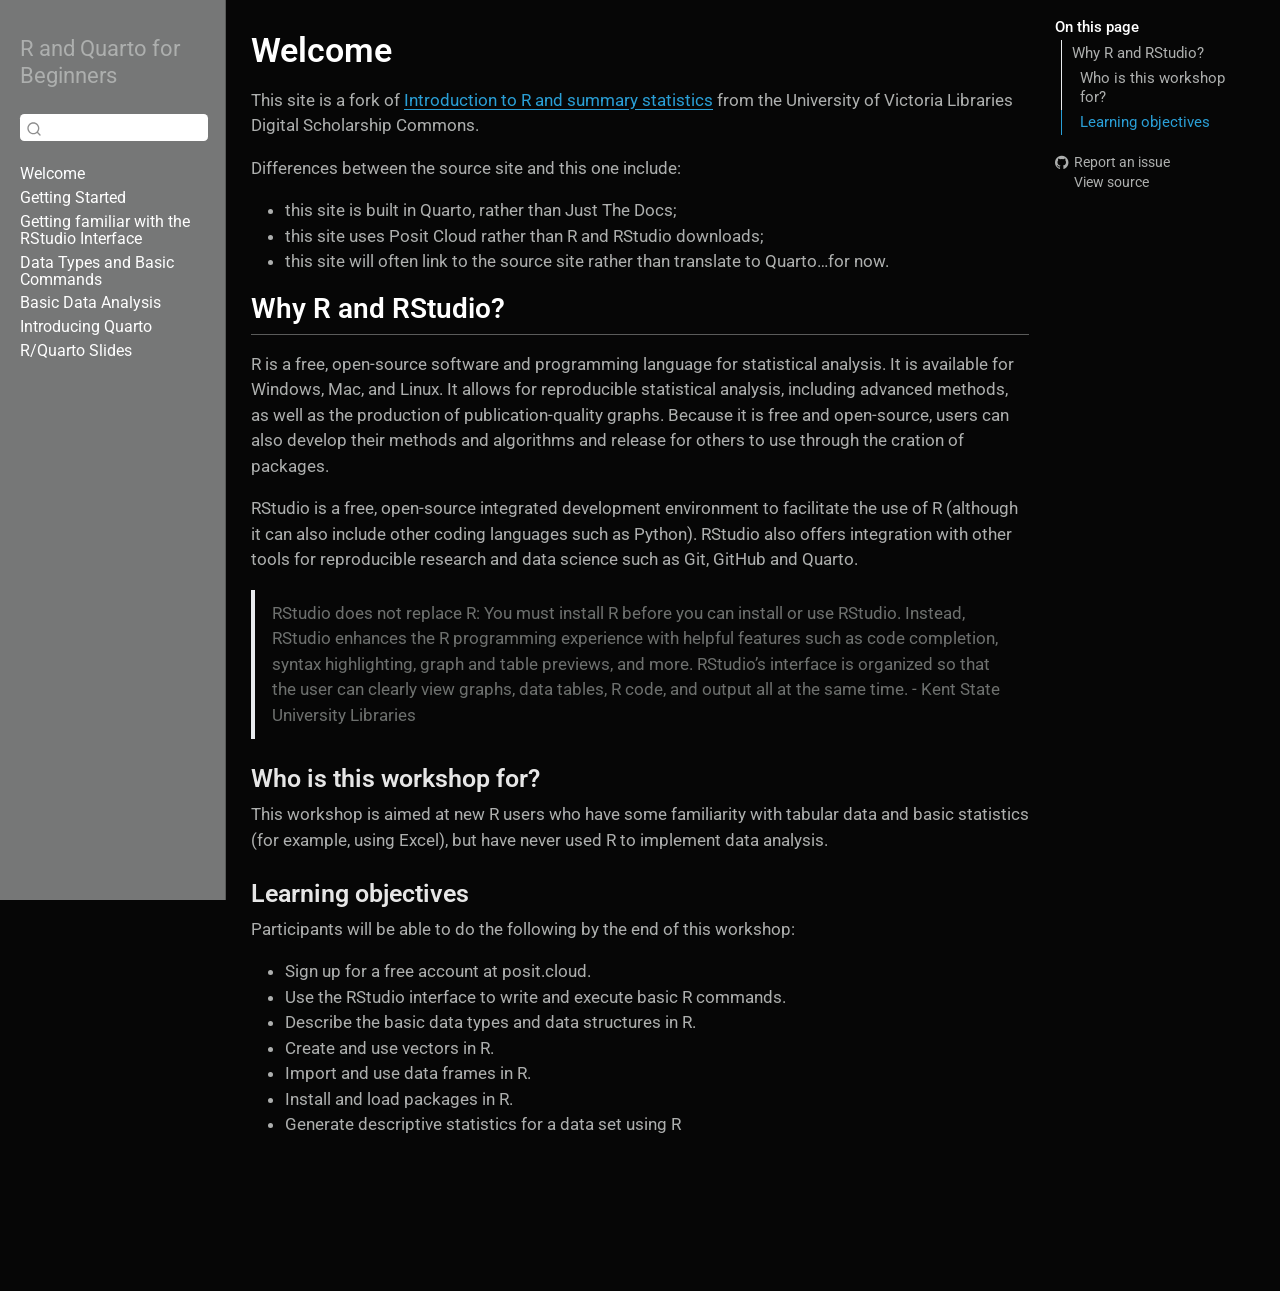
<file: docs/index.html>
<!DOCTYPE html>
<html xmlns="http://www.w3.org/1999/xhtml" lang="en" xml:lang="en"><head>

<meta charset="utf-8">
<meta name="generator" content="quarto-1.8.27">

<meta name="viewport" content="width=device-width, initial-scale=1.0, user-scalable=yes">


<title>Welcome – R and Quarto for Beginners</title>
<style>
code{white-space: pre-wrap;}
span.smallcaps{font-variant: small-caps;}
div.columns{display: flex; gap: min(4vw, 1.5em);}
div.column{flex: auto; overflow-x: auto;}
div.hanging-indent{margin-left: 1.5em; text-indent: -1.5em;}
ul.task-list{list-style: none;}
ul.task-list li input[type="checkbox"] {
  width: 0.8em;
  margin: 0 0.8em 0.2em -1em; /* quarto-specific, see https://github.com/quarto-dev/quarto-cli/issues/4556 */ 
  vertical-align: middle;
}
</style>


<script src="site_libs/quarto-nav/quarto-nav.js"></script>
<script src="site_libs/quarto-nav/headroom.min.js"></script>
<script src="site_libs/clipboard/clipboard.min.js"></script>
<script src="site_libs/quarto-search/autocomplete.umd.js"></script>
<script src="site_libs/quarto-search/fuse.min.js"></script>
<script src="site_libs/quarto-search/quarto-search.js"></script>
<meta name="quarto:offset" content="./">
<link href="./assets/hanko.png" rel="icon" type="image/png">
<script src="site_libs/quarto-html/quarto.js" type="module"></script>
<script src="site_libs/quarto-html/tabsets/tabsets.js" type="module"></script>
<script src="site_libs/quarto-html/axe/axe-check.js" type="module"></script>
<script src="site_libs/quarto-html/popper.min.js"></script>
<script src="site_libs/quarto-html/tippy.umd.min.js"></script>
<script src="site_libs/quarto-html/anchor.min.js"></script>
<link href="site_libs/quarto-html/tippy.css" rel="stylesheet">
<link href="site_libs/quarto-html/quarto-syntax-highlighting-dark-4d9afe2b8d18ee9fa5d0d57b5ed4214d.css" rel="stylesheet" id="quarto-text-highlighting-styles">
<script src="site_libs/bootstrap/bootstrap.min.js"></script>
<link href="site_libs/bootstrap/bootstrap-icons.css" rel="stylesheet">
<link href="site_libs/bootstrap/bootstrap-29fb2d09a56b343671103f1445b1220d.min.css" rel="stylesheet" append-hash="true" id="quarto-bootstrap" data-mode="dark">
<script id="quarto-search-options" type="application/json">{
  "location": "sidebar",
  "copy-button": false,
  "collapse-after": 3,
  "panel-placement": "start",
  "type": "textbox",
  "limit": 50,
  "keyboard-shortcut": [
    "f",
    "/",
    "s"
  ],
  "show-item-context": false,
  "language": {
    "search-no-results-text": "No results",
    "search-matching-documents-text": "matching documents",
    "search-copy-link-title": "Copy link to search",
    "search-hide-matches-text": "Hide additional matches",
    "search-more-match-text": "more match in this document",
    "search-more-matches-text": "more matches in this document",
    "search-clear-button-title": "Clear",
    "search-text-placeholder": "",
    "search-detached-cancel-button-title": "Cancel",
    "search-submit-button-title": "Submit",
    "search-label": "Search"
  }
}</script>
<script id="quarto-axe-checker-options" type="text/plain">dHJ1ZQ==</script>


<link rel="stylesheet" href="styles.css">
</head>

<body class="nav-sidebar docked quarto-light">

<div id="quarto-search-results"></div>
  <header id="quarto-header" class="headroom fixed-top">
  <nav class="quarto-secondary-nav">
    <div class="container-fluid d-flex">
      <button type="button" class="quarto-btn-toggle btn" data-bs-toggle="collapse" role="button" data-bs-target=".quarto-sidebar-collapse-item" aria-controls="quarto-sidebar" aria-expanded="false" aria-label="Toggle sidebar navigation" onclick="if (window.quartoToggleHeadroom) { window.quartoToggleHeadroom(); }">
        <i class="bi bi-layout-text-sidebar-reverse"></i>
      </button>
        <nav class="quarto-page-breadcrumbs" aria-label="breadcrumb"><ol class="breadcrumb"><li class="breadcrumb-item"><a href="./index.html">Welcome</a></li></ol></nav>
        <a class="flex-grow-1" role="navigation" data-bs-toggle="collapse" data-bs-target=".quarto-sidebar-collapse-item" aria-controls="quarto-sidebar" aria-expanded="false" aria-label="Toggle sidebar navigation" onclick="if (window.quartoToggleHeadroom) { window.quartoToggleHeadroom(); }">      
        </a>
      <button type="button" class="btn quarto-search-button" aria-label="Search" onclick="window.quartoOpenSearch();">
        <i class="bi bi-search"></i>
      </button>
    </div>
  </nav>
</header>
<!-- content -->
<div id="quarto-content" class="quarto-container page-columns page-rows-contents page-layout-article">
<!-- sidebar -->
  <nav id="quarto-sidebar" class="sidebar collapse collapse-horizontal quarto-sidebar-collapse-item sidebar-navigation docked overflow-auto">
    <div class="pt-lg-2 mt-2 text-left sidebar-header">
    <div class="sidebar-title mb-0 py-0">
      <a href="./">R and Quarto for Beginners</a> 
    </div>
      </div>
        <div class="mt-2 flex-shrink-0 align-items-center">
        <div class="sidebar-search">
        <div id="quarto-search" class="" title="Search"></div>
        </div>
        </div>
    <div class="sidebar-menu-container"> 
    <ul class="list-unstyled mt-1">
        <li class="sidebar-item">
  <div class="sidebar-item-container"> 
  <a href="./index.html" class="sidebar-item-text sidebar-link active">
 <span class="menu-text">Welcome</span></a>
  </div>
</li>
        <li class="sidebar-item">
  <div class="sidebar-item-container"> 
  <a href="./getting-started.html" class="sidebar-item-text sidebar-link">
 <span class="menu-text">Getting Started</span></a>
  </div>
</li>
        <li class="sidebar-item">
  <div class="sidebar-item-container"> 
  <a href="./rstudio-interface.html" class="sidebar-item-text sidebar-link">
 <span class="menu-text">Getting familiar with the RStudio Interface</span></a>
  </div>
</li>
        <li class="sidebar-item">
  <div class="sidebar-item-container"> 
  <a href="./data-types-commands.html" class="sidebar-item-text sidebar-link">
 <span class="menu-text">Data Types and Basic Commands</span></a>
  </div>
</li>
        <li class="sidebar-item">
  <div class="sidebar-item-container"> 
  <a href="./basic-analyses.html" class="sidebar-item-text sidebar-link">
 <span class="menu-text">Basic Data Analysis</span></a>
  </div>
</li>
        <li class="sidebar-item">
  <div class="sidebar-item-container"> 
  <a href="./quarto-intro.html" class="sidebar-item-text sidebar-link">
 <span class="menu-text">Introducing Quarto</span></a>
  </div>
</li>
        <li class="sidebar-item">
  <div class="sidebar-item-container"> 
  <a href="./slides.html" class="sidebar-item-text sidebar-link">
 <span class="menu-text">R/Quarto Slides</span></a>
  </div>
</li>
    </ul>
    </div>
</nav>
<div id="quarto-sidebar-glass" class="quarto-sidebar-collapse-item" data-bs-toggle="collapse" data-bs-target=".quarto-sidebar-collapse-item"></div>
<!-- margin-sidebar -->
    <div id="quarto-margin-sidebar" class="sidebar margin-sidebar">
        <nav id="TOC" role="doc-toc" class="toc-active">
    <h2 id="toc-title">On this page</h2>
   
  <ul>
  <li><a href="#why-r-and-rstudio" id="toc-why-r-and-rstudio" class="nav-link active" data-scroll-target="#why-r-and-rstudio">Why R and RStudio?</a>
  <ul>
  <li><a href="#who-is-this-workshop-for" id="toc-who-is-this-workshop-for" class="nav-link" data-scroll-target="#who-is-this-workshop-for">Who is this workshop for?</a></li>
  <li><a href="#learning-objectives" id="toc-learning-objectives" class="nav-link" data-scroll-target="#learning-objectives">Learning objectives</a></li>
  </ul></li>
  </ul>
<div class="toc-actions"><ul><li><a href="https://github.com/cmadland/r-quarto-intro/issues/new" class="toc-action"><i class="bi bi-github"></i>Report an issue</a></li><li><a href="https://github.com/cmadland/r-quarto-intro/blob/main/index.qmd" class="toc-action"><i class="bi empty"></i>View source</a></li></ul></div></nav>
    </div>
<!-- main -->
<main class="content" id="quarto-document-content">

<header id="title-block-header" class="quarto-title-block default">
<div class="quarto-title">
<h1 class="title">Welcome</h1>
</div>



<div class="quarto-title-meta">

    
  
    
  </div>
  


</header>


<p>This site is a fork of <a href="https://uviclibraries.github.io/rstudio/">Introduction to R and summary statistics</a> from the University of Victoria Libraries Digital Scholarship Commons.</p>
<p>Differences between the source site and this one include:</p>
<ul>
<li>this site is built in Quarto, rather than Just The Docs;</li>
<li>this site uses Posit Cloud rather than R and RStudio downloads;</li>
<li>this site will often link to the source site rather than translate to Quarto…for now.</li>
</ul>
<section id="why-r-and-rstudio" class="level2">
<h2 class="anchored" data-anchor-id="why-r-and-rstudio">Why R and RStudio?</h2>
<p>R is a free, open-source software and programming language for statistical analysis. It is available for Windows, Mac, and Linux. It allows for reproducible statistical analysis, including advanced methods, as well as the production of publication-quality graphs. Because it is free and open-source, users can also develop their methods and algorithms and release for others to use through the cration of packages.</p>
<p>RStudio is a free, open-source integrated development environment to facilitate the use of R (although it can also include other coding languages such as Python). RStudio also offers integration with other tools for reproducible research and data science such as Git, GitHub and Quarto.</p>
<blockquote class="blockquote">
<p>RStudio does not replace R: You must install R before you can install or use RStudio. Instead, RStudio enhances the R programming experience with helpful features such as code completion, syntax highlighting, graph and table previews, and more. RStudio’s interface is organized so that the user can clearly view graphs, data tables, R code, and output all at the same time. - Kent State University Libraries</p>
</blockquote>
<section id="who-is-this-workshop-for" class="level3">
<h3 class="anchored" data-anchor-id="who-is-this-workshop-for">Who is this workshop for?</h3>
<p>This workshop is aimed at new R users who have some familiarity with tabular data and basic statistics (for example, using Excel), but have never used R to implement data analysis.</p>
</section>
<section id="learning-objectives" class="level3">
<h3 class="anchored" data-anchor-id="learning-objectives">Learning objectives</h3>
<p>Participants will be able to do the following by the end of this workshop:</p>
<ul>
<li>Sign up for a free account at posit.cloud.<br>
</li>
<li>Use the RStudio interface to write and execute basic R commands.<br>
</li>
<li>Describe the basic data types and data structures in R.<br>
</li>
<li>Create and use vectors in R.<br>
</li>
<li>Import and use data frames in R.<br>
</li>
<li>Install and load packages in R.<br>
</li>
<li>Generate descriptive statistics for a data set using R</li>
</ul>


</section>
</section>

</main> <!-- /main -->
<script id="quarto-html-after-body" type="application/javascript">
  window.document.addEventListener("DOMContentLoaded", function (event) {
    const icon = "";
    const anchorJS = new window.AnchorJS();
    anchorJS.options = {
      placement: 'right',
      icon: icon
    };
    anchorJS.add('.anchored');
    const isCodeAnnotation = (el) => {
      for (const clz of el.classList) {
        if (clz.startsWith('code-annotation-')) {                     
          return true;
        }
      }
      return false;
    }
    const onCopySuccess = function(e) {
      // button target
      const button = e.trigger;
      // don't keep focus
      button.blur();
      // flash "checked"
      button.classList.add('code-copy-button-checked');
      var currentTitle = button.getAttribute("title");
      button.setAttribute("title", "Copied!");
      let tooltip;
      if (window.bootstrap) {
        button.setAttribute("data-bs-toggle", "tooltip");
        button.setAttribute("data-bs-placement", "left");
        button.setAttribute("data-bs-title", "Copied!");
        tooltip = new bootstrap.Tooltip(button, 
          { trigger: "manual", 
            customClass: "code-copy-button-tooltip",
            offset: [0, -8]});
        tooltip.show();    
      }
      setTimeout(function() {
        if (tooltip) {
          tooltip.hide();
          button.removeAttribute("data-bs-title");
          button.removeAttribute("data-bs-toggle");
          button.removeAttribute("data-bs-placement");
        }
        button.setAttribute("title", currentTitle);
        button.classList.remove('code-copy-button-checked');
      }, 1000);
      // clear code selection
      e.clearSelection();
    }
    const getTextToCopy = function(trigger) {
      const outerScaffold = trigger.parentElement.cloneNode(true);
      const codeEl = outerScaffold.querySelector('code');
      for (const childEl of codeEl.children) {
        if (isCodeAnnotation(childEl)) {
          childEl.remove();
        }
      }
      return codeEl.innerText;
    }
    const clipboard = new window.ClipboardJS('.code-copy-button:not([data-in-quarto-modal])', {
      text: getTextToCopy
    });
    clipboard.on('success', onCopySuccess);
    if (window.document.getElementById('quarto-embedded-source-code-modal')) {
      const clipboardModal = new window.ClipboardJS('.code-copy-button[data-in-quarto-modal]', {
        text: getTextToCopy,
        container: window.document.getElementById('quarto-embedded-source-code-modal')
      });
      clipboardModal.on('success', onCopySuccess);
    }
      var localhostRegex = new RegExp(/^(?:http|https):\/\/localhost\:?[0-9]*\//);
      var mailtoRegex = new RegExp(/^mailto:/);
        var filterRegex = new RegExp('/' + window.location.host + '/');
      var isInternal = (href) => {
          return filterRegex.test(href) || localhostRegex.test(href) || mailtoRegex.test(href);
      }
      // Inspect non-navigation links and adorn them if external
     var links = window.document.querySelectorAll('a[href]:not(.nav-link):not(.navbar-brand):not(.toc-action):not(.sidebar-link):not(.sidebar-item-toggle):not(.pagination-link):not(.no-external):not([aria-hidden]):not(.dropdown-item):not(.quarto-navigation-tool):not(.about-link)');
      for (var i=0; i<links.length; i++) {
        const link = links[i];
        if (!isInternal(link.href)) {
          // undo the damage that might have been done by quarto-nav.js in the case of
          // links that we want to consider external
          if (link.dataset.originalHref !== undefined) {
            link.href = link.dataset.originalHref;
          }
        }
      }
    function tippyHover(el, contentFn, onTriggerFn, onUntriggerFn) {
      const config = {
        allowHTML: true,
        maxWidth: 500,
        delay: 100,
        arrow: false,
        appendTo: function(el) {
            return el.parentElement;
        },
        interactive: true,
        interactiveBorder: 10,
        theme: 'quarto',
        placement: 'bottom-start',
      };
      if (contentFn) {
        config.content = contentFn;
      }
      if (onTriggerFn) {
        config.onTrigger = onTriggerFn;
      }
      if (onUntriggerFn) {
        config.onUntrigger = onUntriggerFn;
      }
      window.tippy(el, config); 
    }
    const noterefs = window.document.querySelectorAll('a[role="doc-noteref"]');
    for (var i=0; i<noterefs.length; i++) {
      const ref = noterefs[i];
      tippyHover(ref, function() {
        // use id or data attribute instead here
        let href = ref.getAttribute('data-footnote-href') || ref.getAttribute('href');
        try { href = new URL(href).hash; } catch {}
        const id = href.replace(/^#\/?/, "");
        const note = window.document.getElementById(id);
        if (note) {
          return note.innerHTML;
        } else {
          return "";
        }
      });
    }
    const xrefs = window.document.querySelectorAll('a.quarto-xref');
    const processXRef = (id, note) => {
      // Strip column container classes
      const stripColumnClz = (el) => {
        el.classList.remove("page-full", "page-columns");
        if (el.children) {
          for (const child of el.children) {
            stripColumnClz(child);
          }
        }
      }
      stripColumnClz(note)
      if (id === null || id.startsWith('sec-')) {
        // Special case sections, only their first couple elements
        const container = document.createElement("div");
        if (note.children && note.children.length > 2) {
          container.appendChild(note.children[0].cloneNode(true));
          for (let i = 1; i < note.children.length; i++) {
            const child = note.children[i];
            if (child.tagName === "P" && child.innerText === "") {
              continue;
            } else {
              container.appendChild(child.cloneNode(true));
              break;
            }
          }
          if (window.Quarto?.typesetMath) {
            window.Quarto.typesetMath(container);
          }
          return container.innerHTML
        } else {
          if (window.Quarto?.typesetMath) {
            window.Quarto.typesetMath(note);
          }
          return note.innerHTML;
        }
      } else {
        // Remove any anchor links if they are present
        const anchorLink = note.querySelector('a.anchorjs-link');
        if (anchorLink) {
          anchorLink.remove();
        }
        if (window.Quarto?.typesetMath) {
          window.Quarto.typesetMath(note);
        }
        if (note.classList.contains("callout")) {
          return note.outerHTML;
        } else {
          return note.innerHTML;
        }
      }
    }
    for (var i=0; i<xrefs.length; i++) {
      const xref = xrefs[i];
      tippyHover(xref, undefined, function(instance) {
        instance.disable();
        let url = xref.getAttribute('href');
        let hash = undefined; 
        if (url.startsWith('#')) {
          hash = url;
        } else {
          try { hash = new URL(url).hash; } catch {}
        }
        if (hash) {
          const id = hash.replace(/^#\/?/, "");
          const note = window.document.getElementById(id);
          if (note !== null) {
            try {
              const html = processXRef(id, note.cloneNode(true));
              instance.setContent(html);
            } finally {
              instance.enable();
              instance.show();
            }
          } else {
            // See if we can fetch this
            fetch(url.split('#')[0])
            .then(res => res.text())
            .then(html => {
              const parser = new DOMParser();
              const htmlDoc = parser.parseFromString(html, "text/html");
              const note = htmlDoc.getElementById(id);
              if (note !== null) {
                const html = processXRef(id, note);
                instance.setContent(html);
              } 
            }).finally(() => {
              instance.enable();
              instance.show();
            });
          }
        } else {
          // See if we can fetch a full url (with no hash to target)
          // This is a special case and we should probably do some content thinning / targeting
          fetch(url)
          .then(res => res.text())
          .then(html => {
            const parser = new DOMParser();
            const htmlDoc = parser.parseFromString(html, "text/html");
            const note = htmlDoc.querySelector('main.content');
            if (note !== null) {
              // This should only happen for chapter cross references
              // (since there is no id in the URL)
              // remove the first header
              if (note.children.length > 0 && note.children[0].tagName === "HEADER") {
                note.children[0].remove();
              }
              const html = processXRef(null, note);
              instance.setContent(html);
            } 
          }).finally(() => {
            instance.enable();
            instance.show();
          });
        }
      }, function(instance) {
      });
    }
        let selectedAnnoteEl;
        const selectorForAnnotation = ( cell, annotation) => {
          let cellAttr = 'data-code-cell="' + cell + '"';
          let lineAttr = 'data-code-annotation="' +  annotation + '"';
          const selector = 'span[' + cellAttr + '][' + lineAttr + ']';
          return selector;
        }
        const selectCodeLines = (annoteEl) => {
          const doc = window.document;
          const targetCell = annoteEl.getAttribute("data-target-cell");
          const targetAnnotation = annoteEl.getAttribute("data-target-annotation");
          const annoteSpan = window.document.querySelector(selectorForAnnotation(targetCell, targetAnnotation));
          const lines = annoteSpan.getAttribute("data-code-lines").split(",");
          const lineIds = lines.map((line) => {
            return targetCell + "-" + line;
          })
          let top = null;
          let height = null;
          let parent = null;
          if (lineIds.length > 0) {
              //compute the position of the single el (top and bottom and make a div)
              const el = window.document.getElementById(lineIds[0]);
              top = el.offsetTop;
              height = el.offsetHeight;
              parent = el.parentElement.parentElement;
            if (lineIds.length > 1) {
              const lastEl = window.document.getElementById(lineIds[lineIds.length - 1]);
              const bottom = lastEl.offsetTop + lastEl.offsetHeight;
              height = bottom - top;
            }
            if (top !== null && height !== null && parent !== null) {
              // cook up a div (if necessary) and position it 
              let div = window.document.getElementById("code-annotation-line-highlight");
              if (div === null) {
                div = window.document.createElement("div");
                div.setAttribute("id", "code-annotation-line-highlight");
                div.style.position = 'absolute';
                parent.appendChild(div);
              }
              div.style.top = top - 2 + "px";
              div.style.height = height + 4 + "px";
              div.style.left = 0;
              let gutterDiv = window.document.getElementById("code-annotation-line-highlight-gutter");
              if (gutterDiv === null) {
                gutterDiv = window.document.createElement("div");
                gutterDiv.setAttribute("id", "code-annotation-line-highlight-gutter");
                gutterDiv.style.position = 'absolute';
                const codeCell = window.document.getElementById(targetCell);
                const gutter = codeCell.querySelector('.code-annotation-gutter');
                gutter.appendChild(gutterDiv);
              }
              gutterDiv.style.top = top - 2 + "px";
              gutterDiv.style.height = height + 4 + "px";
            }
            selectedAnnoteEl = annoteEl;
          }
        };
        const unselectCodeLines = () => {
          const elementsIds = ["code-annotation-line-highlight", "code-annotation-line-highlight-gutter"];
          elementsIds.forEach((elId) => {
            const div = window.document.getElementById(elId);
            if (div) {
              div.remove();
            }
          });
          selectedAnnoteEl = undefined;
        };
          // Handle positioning of the toggle
      window.addEventListener(
        "resize",
        throttle(() => {
          elRect = undefined;
          if (selectedAnnoteEl) {
            selectCodeLines(selectedAnnoteEl);
          }
        }, 10)
      );
      function throttle(fn, ms) {
      let throttle = false;
      let timer;
        return (...args) => {
          if(!throttle) { // first call gets through
              fn.apply(this, args);
              throttle = true;
          } else { // all the others get throttled
              if(timer) clearTimeout(timer); // cancel #2
              timer = setTimeout(() => {
                fn.apply(this, args);
                timer = throttle = false;
              }, ms);
          }
        };
      }
        // Attach click handler to the DT
        const annoteDls = window.document.querySelectorAll('dt[data-target-cell]');
        for (const annoteDlNode of annoteDls) {
          annoteDlNode.addEventListener('click', (event) => {
            const clickedEl = event.target;
            if (clickedEl !== selectedAnnoteEl) {
              unselectCodeLines();
              const activeEl = window.document.querySelector('dt[data-target-cell].code-annotation-active');
              if (activeEl) {
                activeEl.classList.remove('code-annotation-active');
              }
              selectCodeLines(clickedEl);
              clickedEl.classList.add('code-annotation-active');
            } else {
              // Unselect the line
              unselectCodeLines();
              clickedEl.classList.remove('code-annotation-active');
            }
          });
        }
    const findCites = (el) => {
      const parentEl = el.parentElement;
      if (parentEl) {
        const cites = parentEl.dataset.cites;
        if (cites) {
          return {
            el,
            cites: cites.split(' ')
          };
        } else {
          return findCites(el.parentElement)
        }
      } else {
        return undefined;
      }
    };
    var bibliorefs = window.document.querySelectorAll('a[role="doc-biblioref"]');
    for (var i=0; i<bibliorefs.length; i++) {
      const ref = bibliorefs[i];
      const citeInfo = findCites(ref);
      if (citeInfo) {
        tippyHover(citeInfo.el, function() {
          var popup = window.document.createElement('div');
          citeInfo.cites.forEach(function(cite) {
            var citeDiv = window.document.createElement('div');
            citeDiv.classList.add('hanging-indent');
            citeDiv.classList.add('csl-entry');
            var biblioDiv = window.document.getElementById('ref-' + cite);
            if (biblioDiv) {
              citeDiv.innerHTML = biblioDiv.innerHTML;
            }
            popup.appendChild(citeDiv);
          });
          return popup.innerHTML;
        });
      }
    }
  });
  </script>
</div> <!-- /content -->




<footer class="footer"><div class="nav-footer"><div class="nav-footer-center"><div class="toc-actions d-sm-block d-md-none"><ul><li><a href="https://github.com/cmadland/r-quarto-intro/issues/new" class="toc-action"><i class="bi bi-github"></i>Report an issue</a></li><li><a href="https://github.com/cmadland/r-quarto-intro/blob/main/index.qmd" class="toc-action"><i class="bi empty"></i>View source</a></li></ul></div></div></div></footer></body></html>
</file>
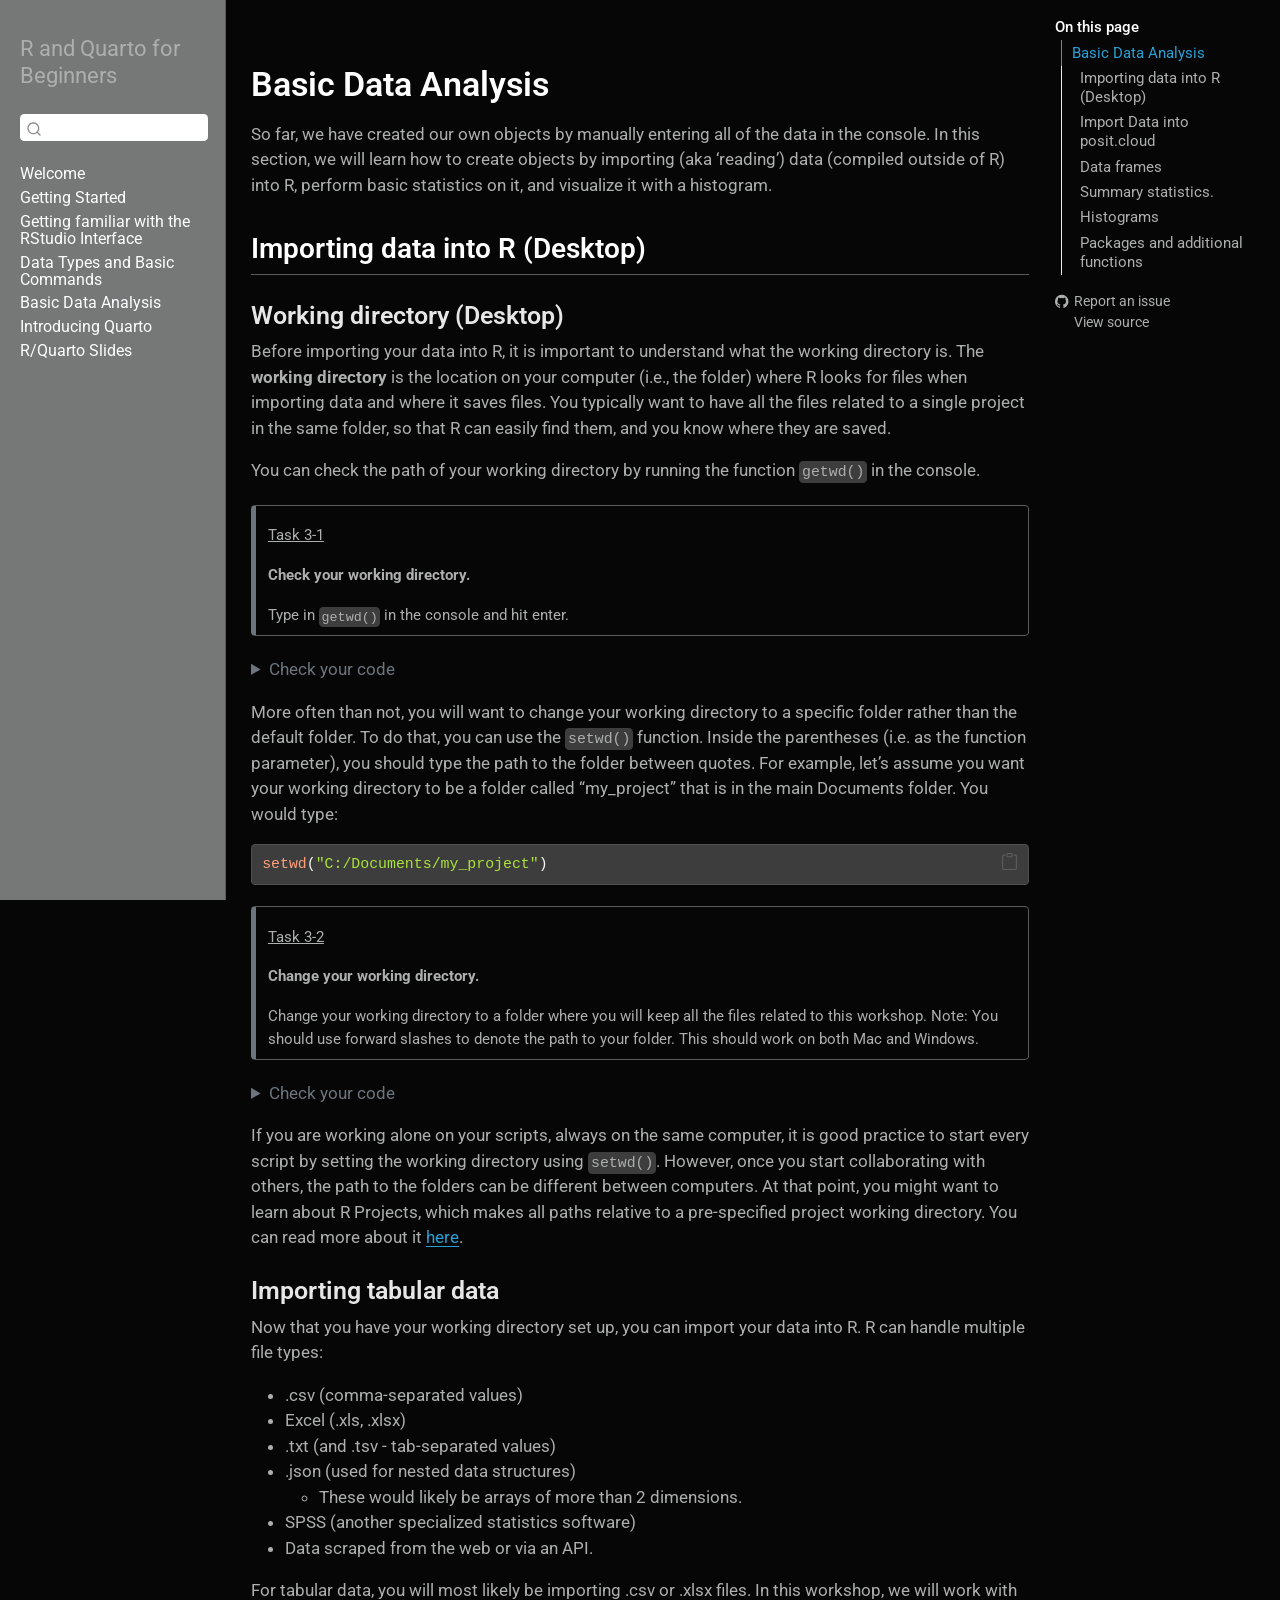
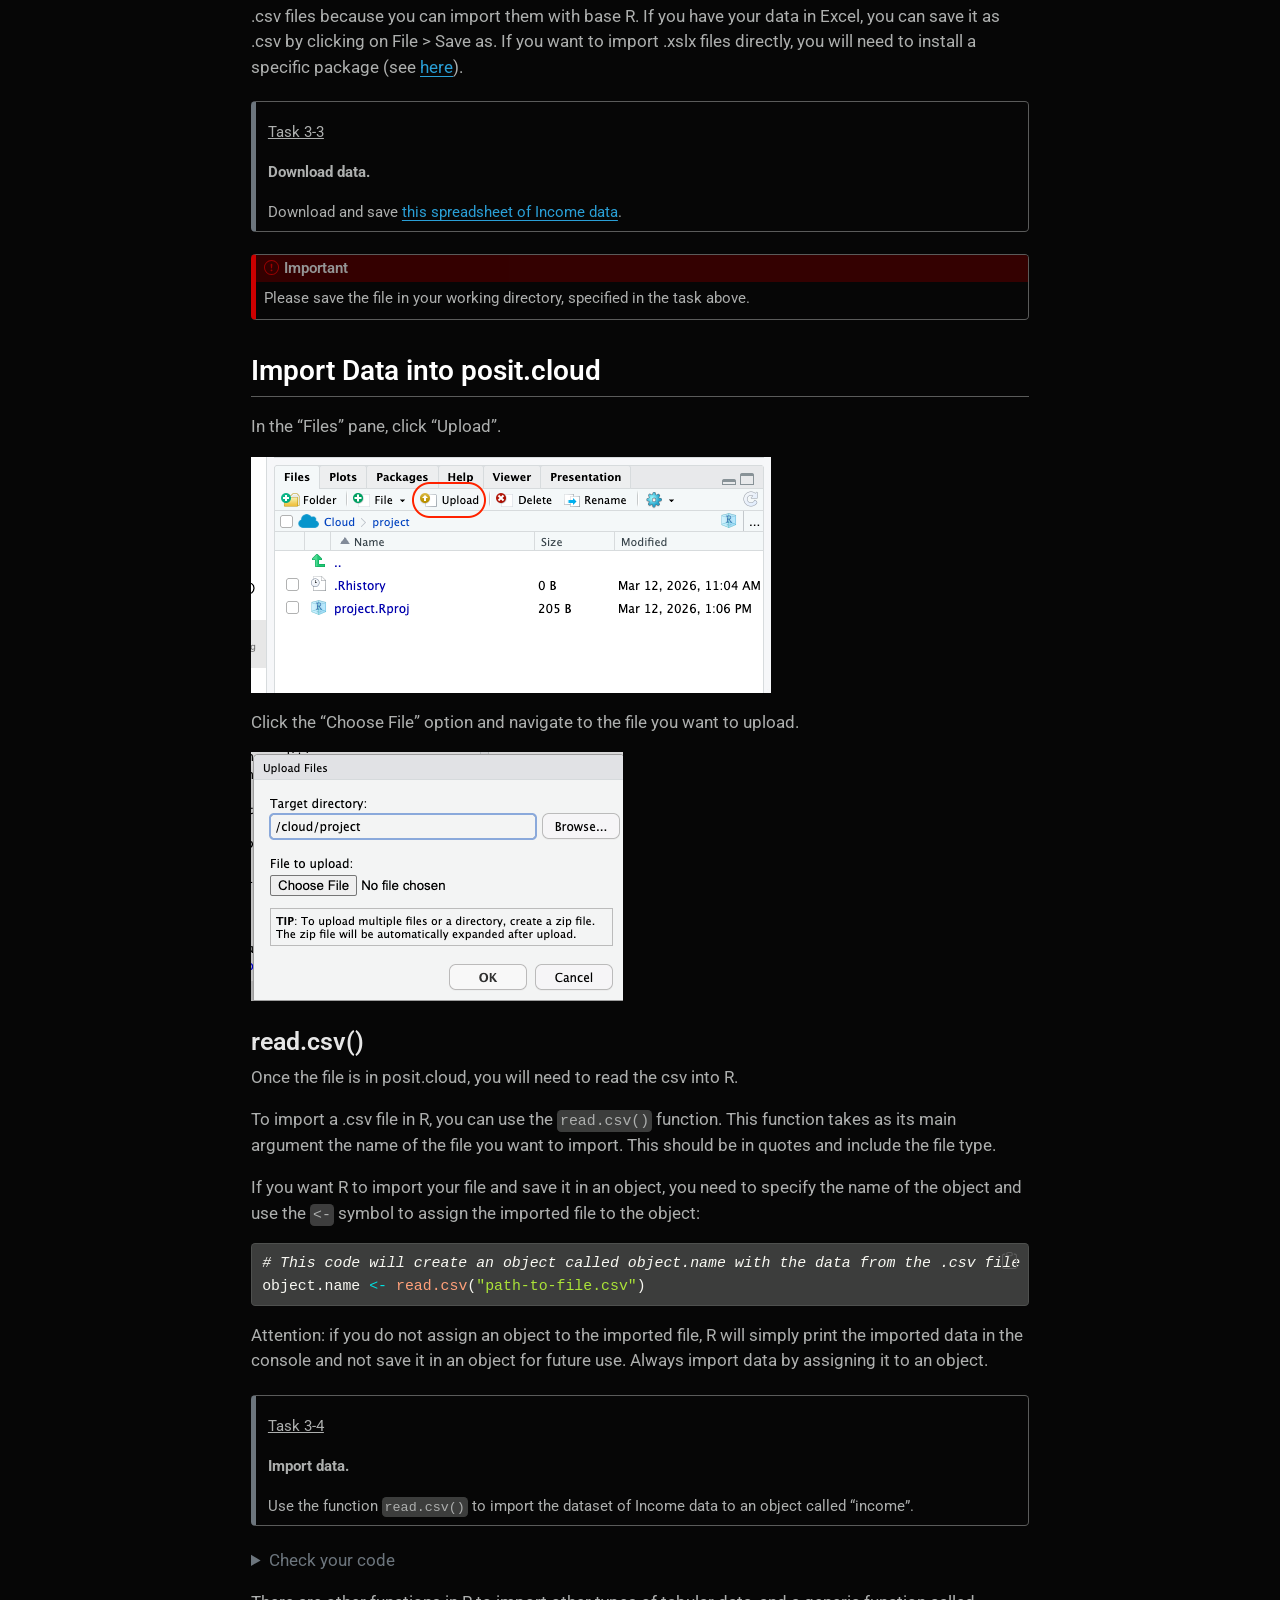
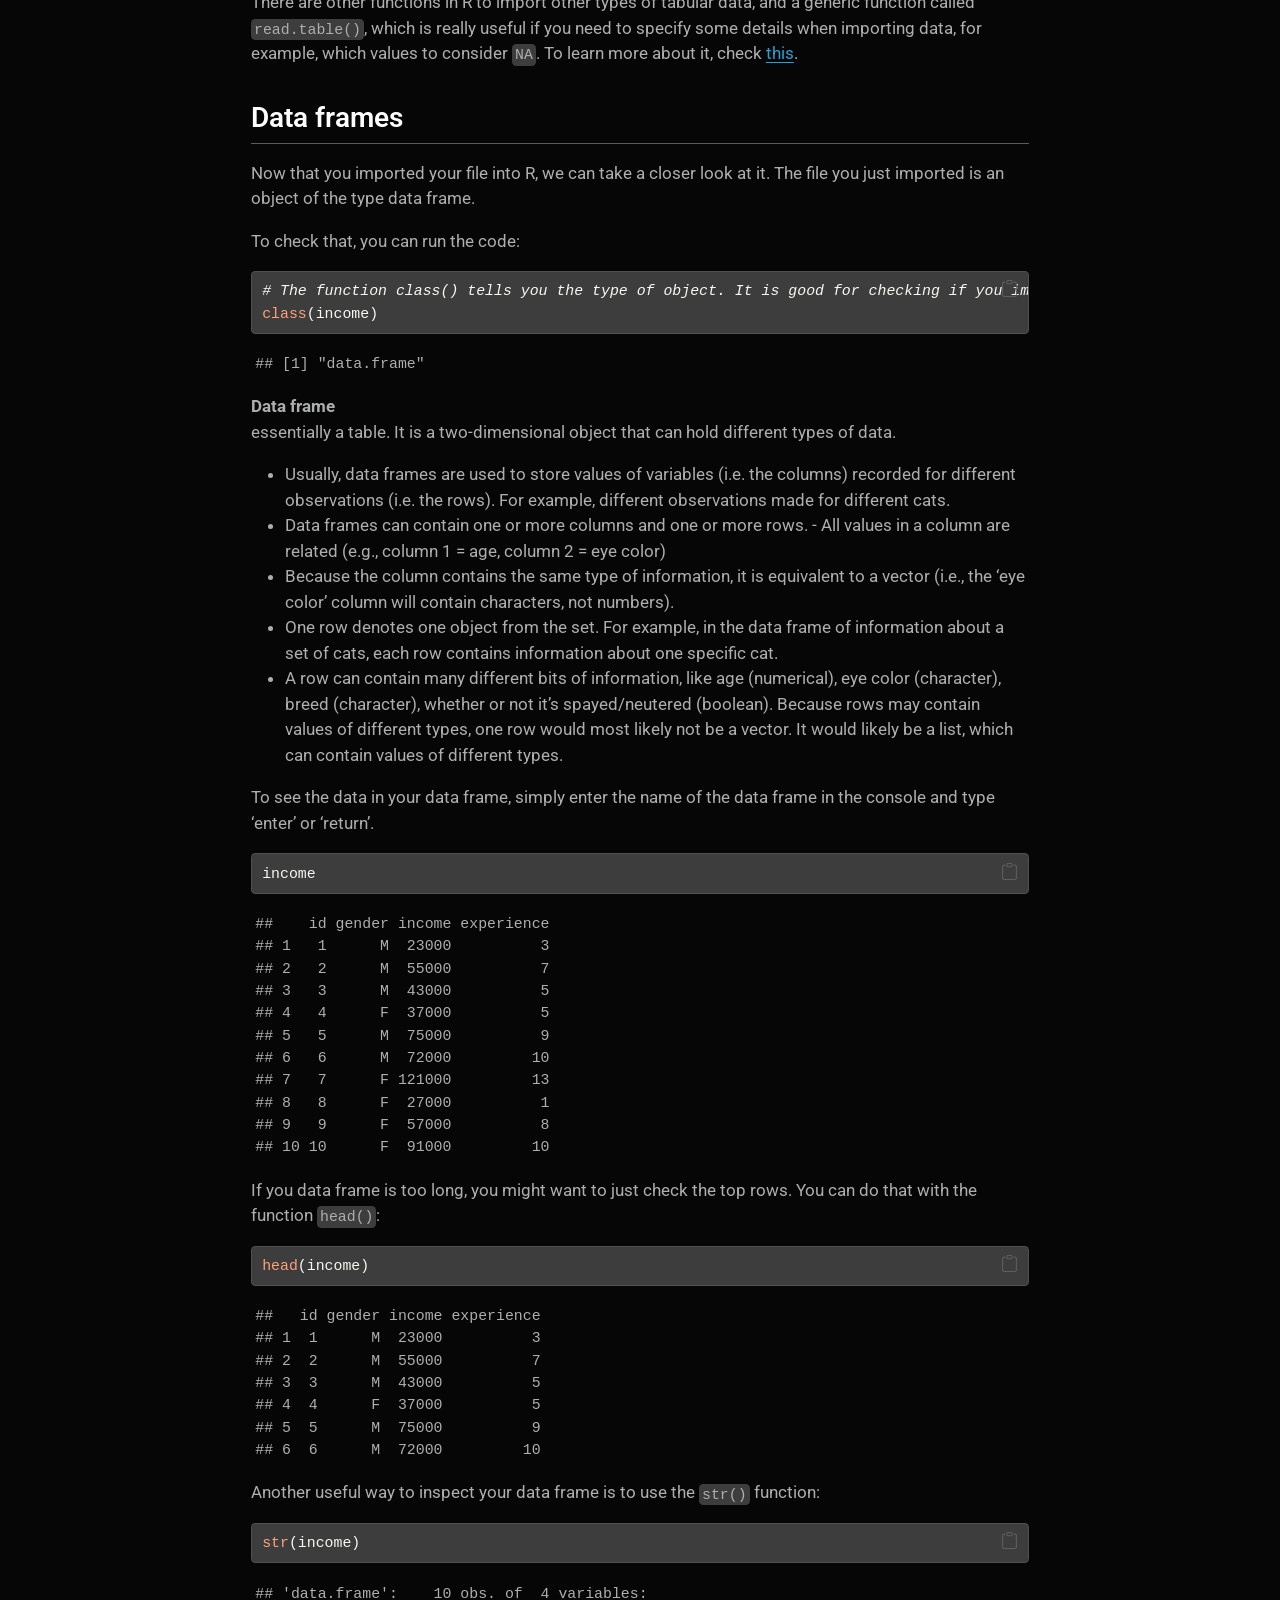
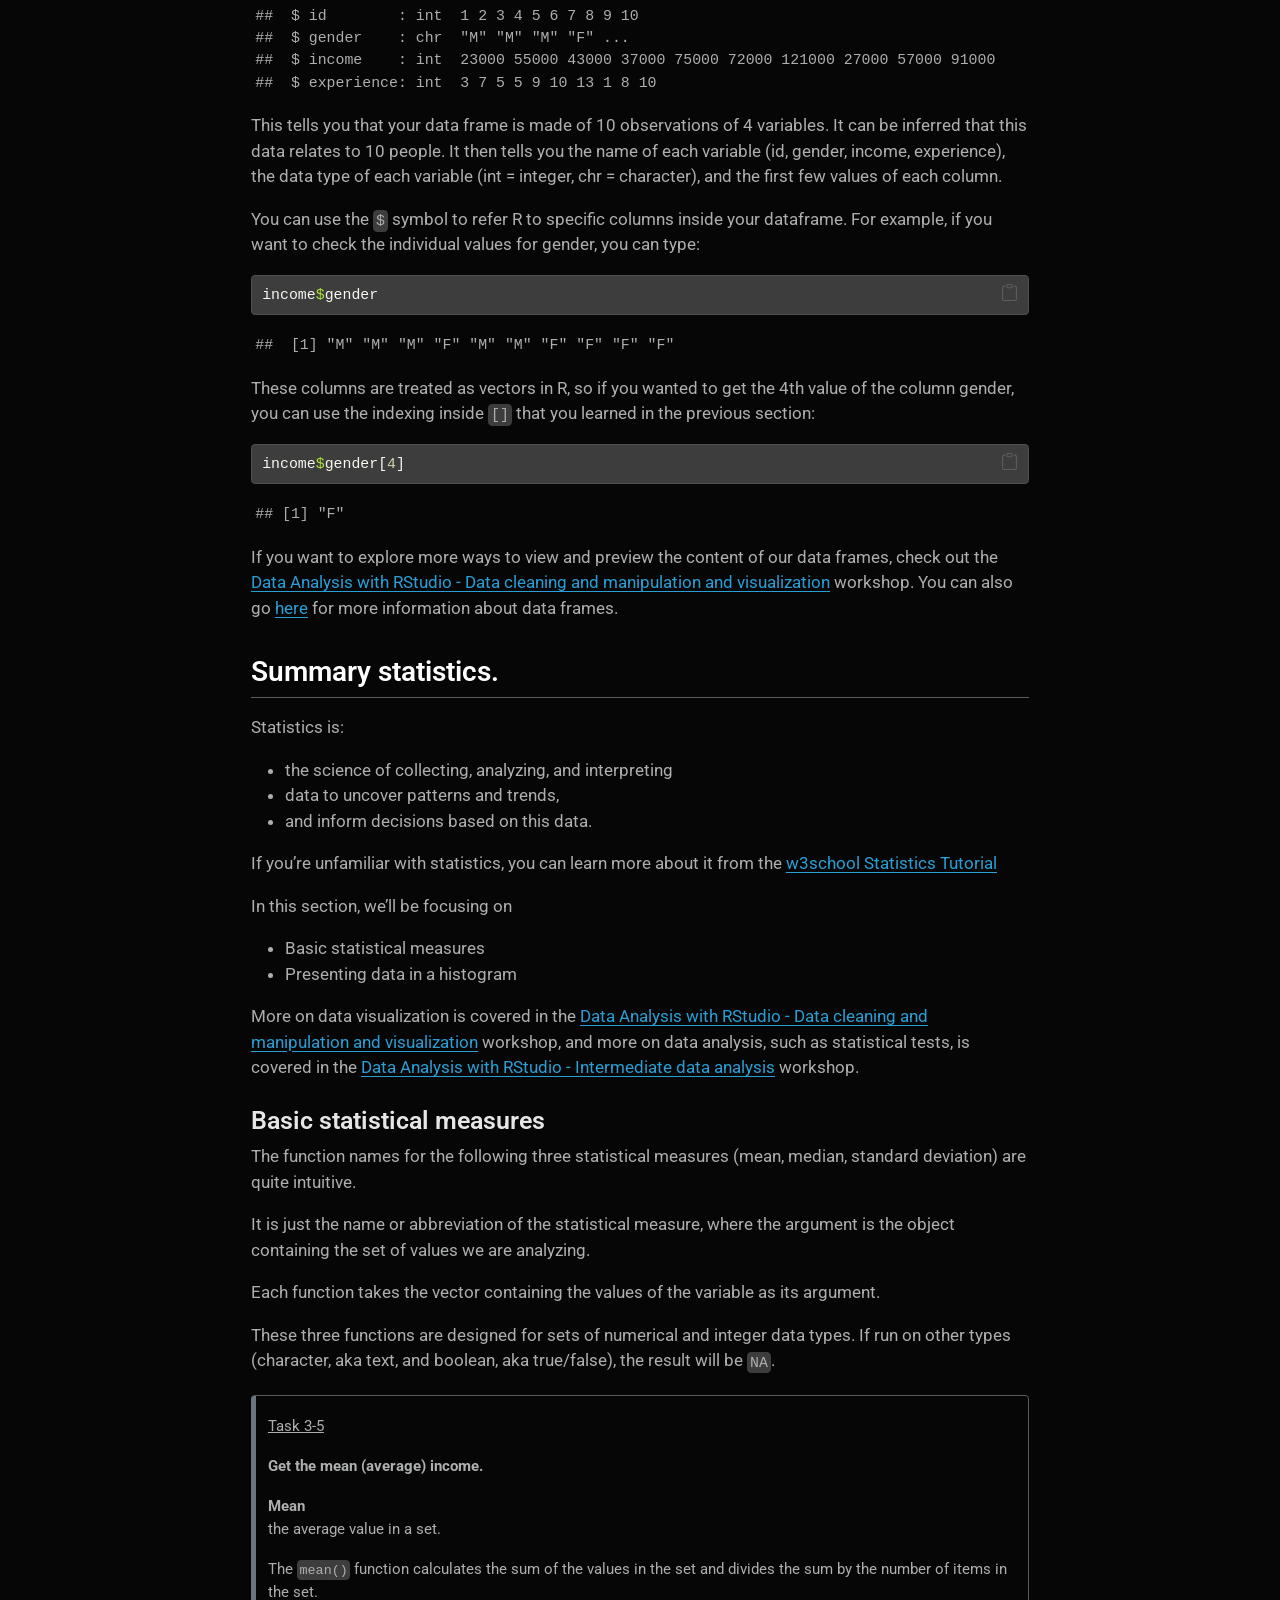
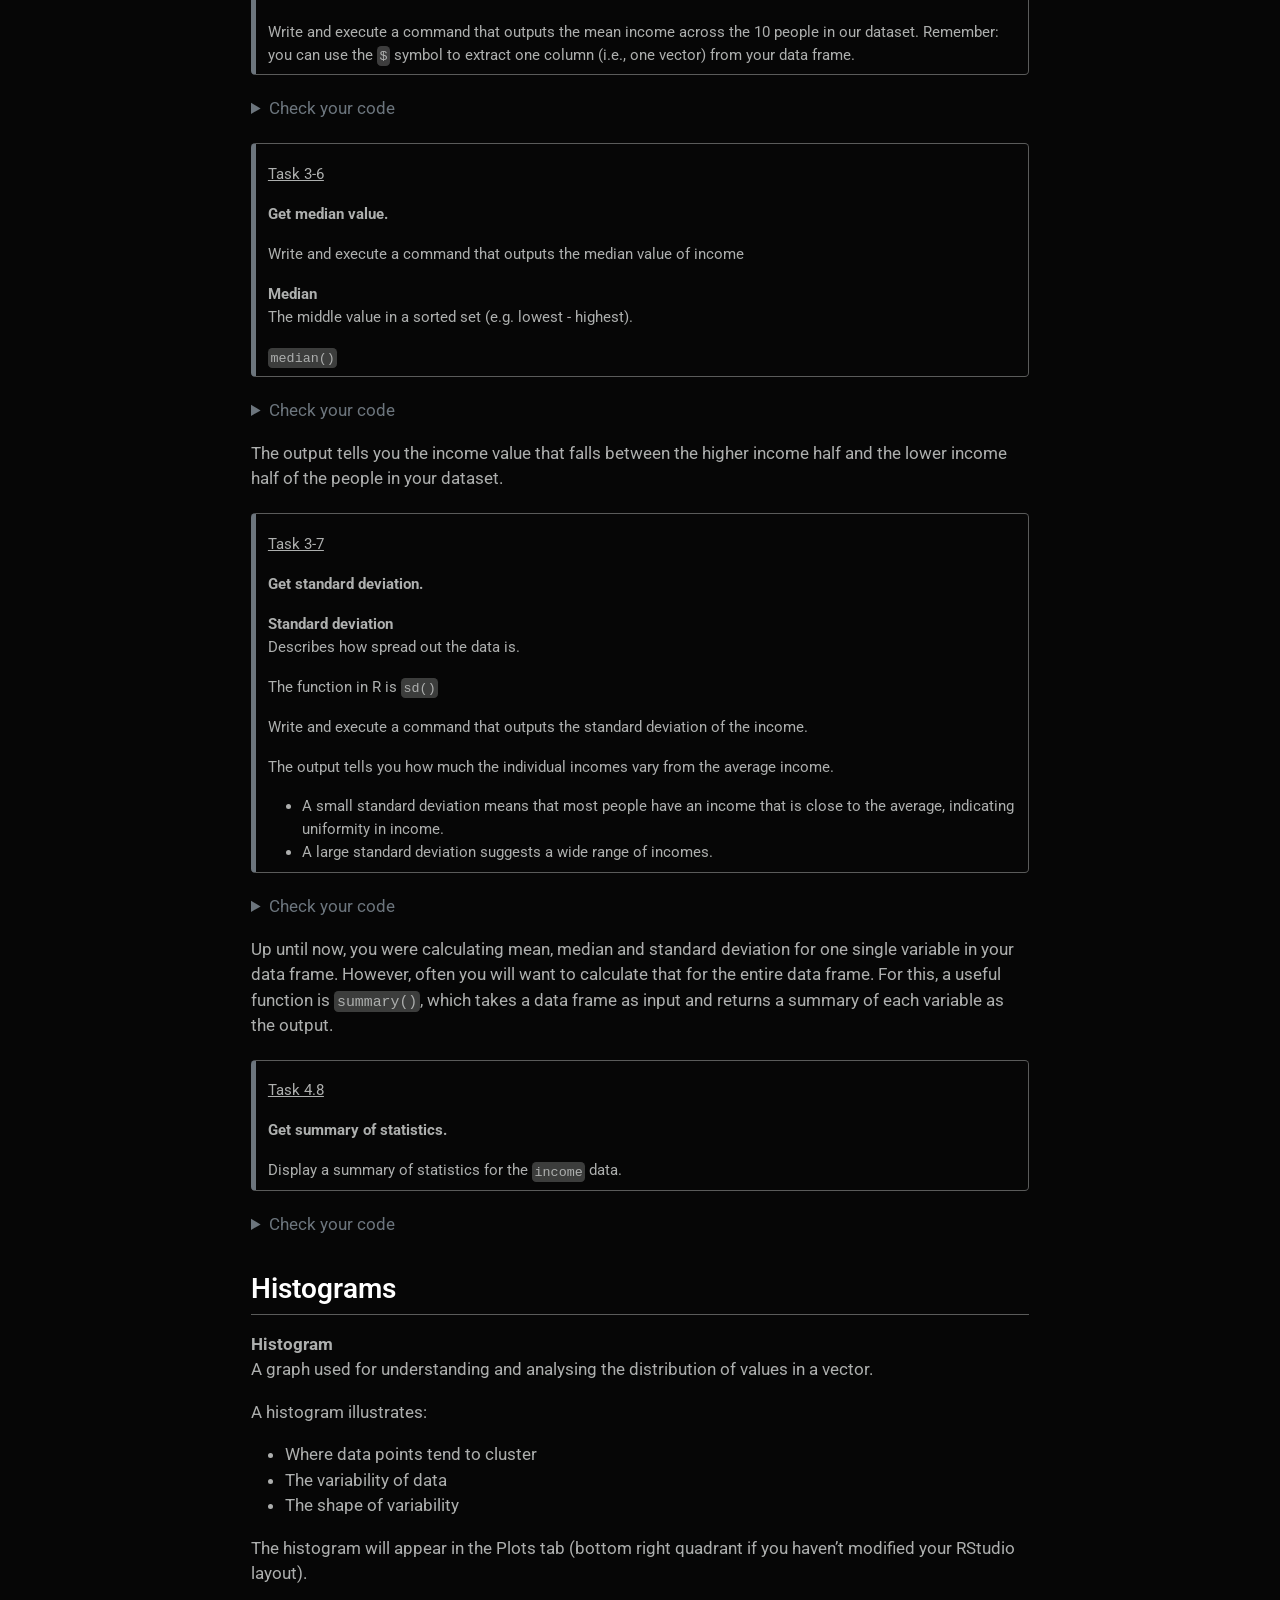
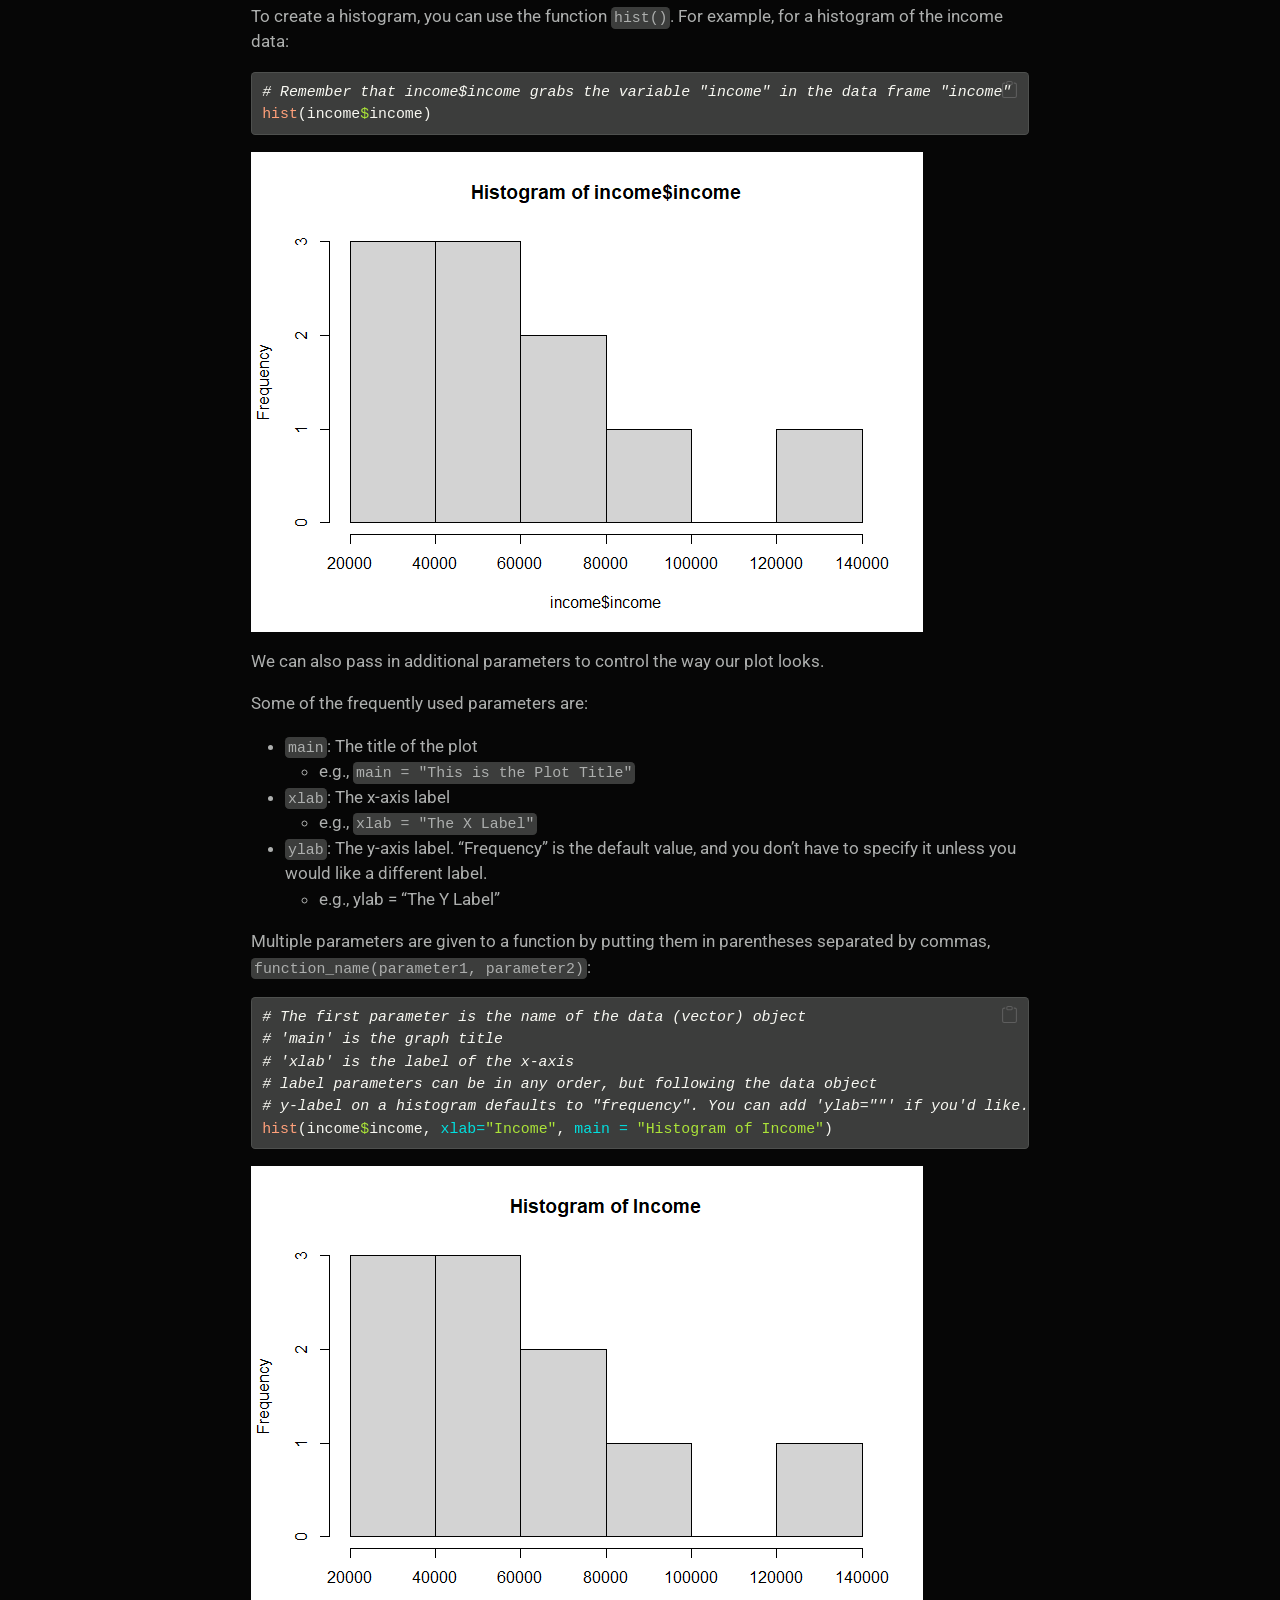
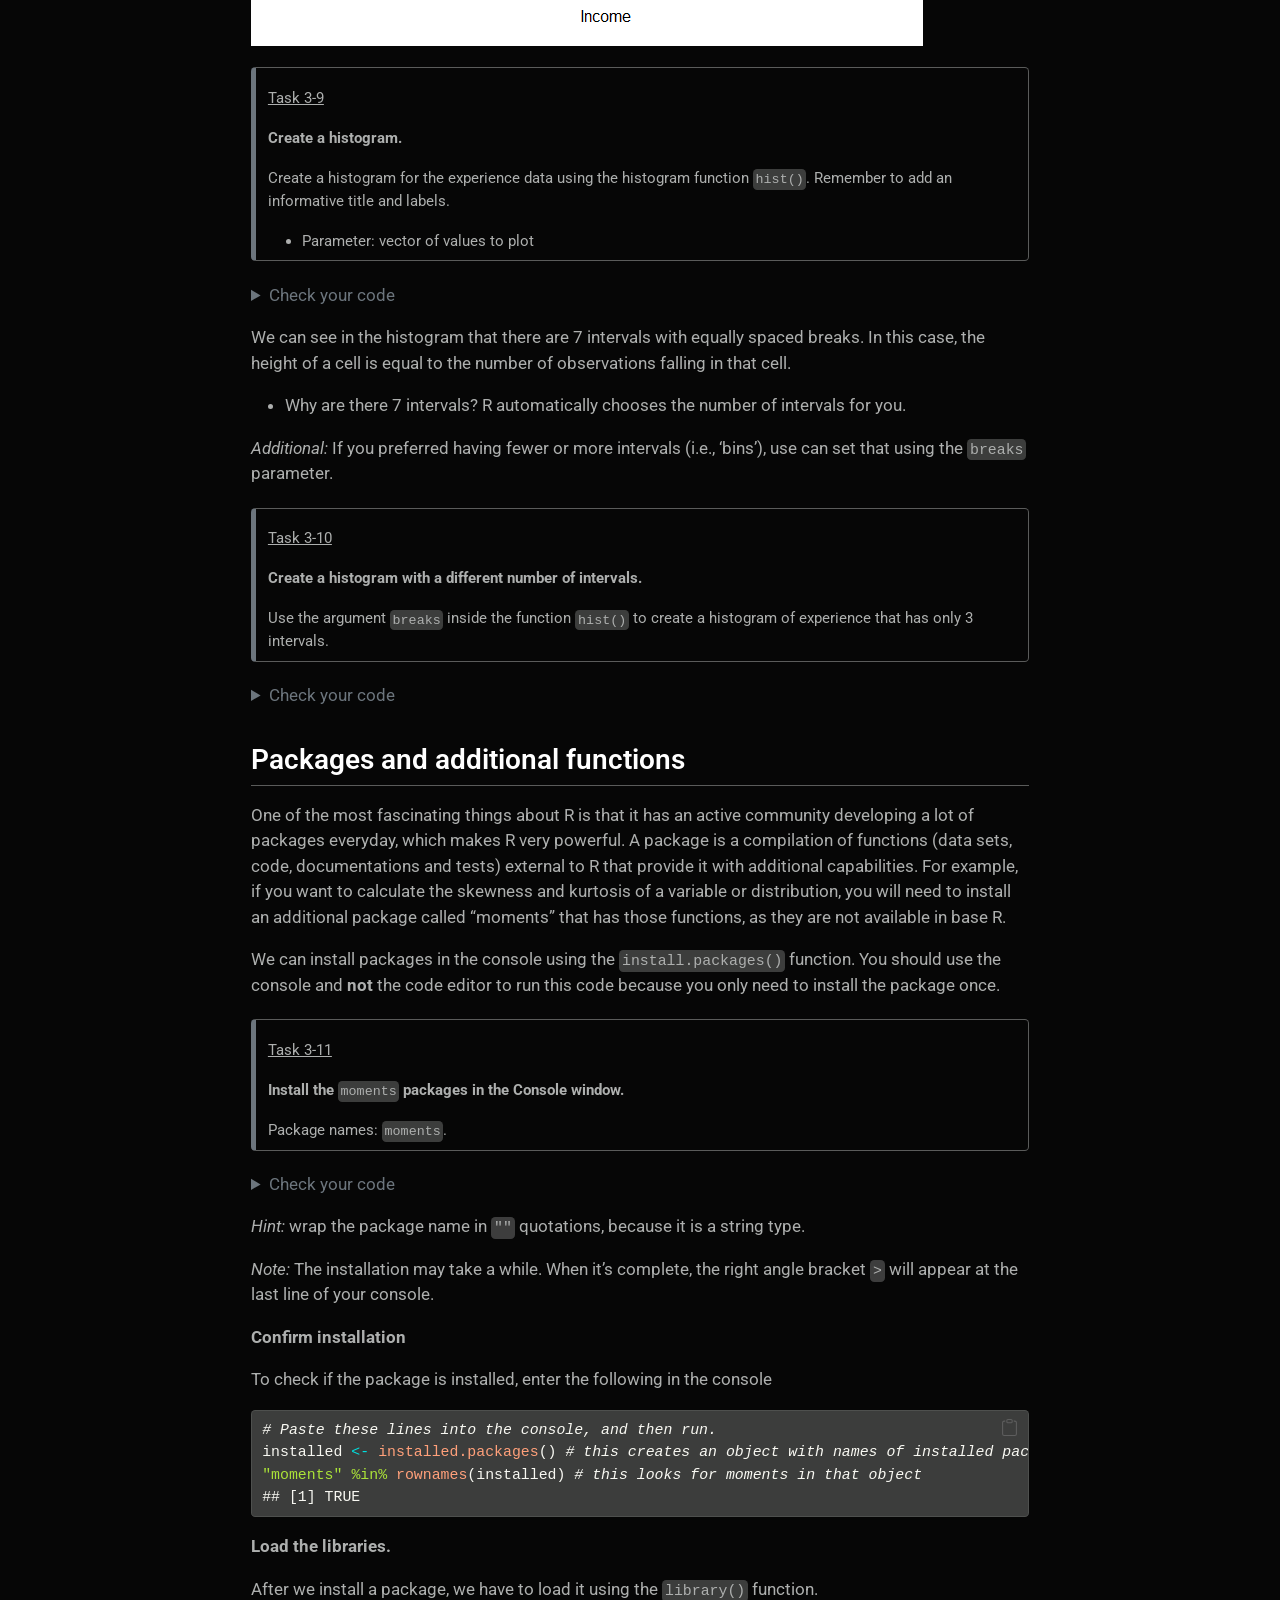
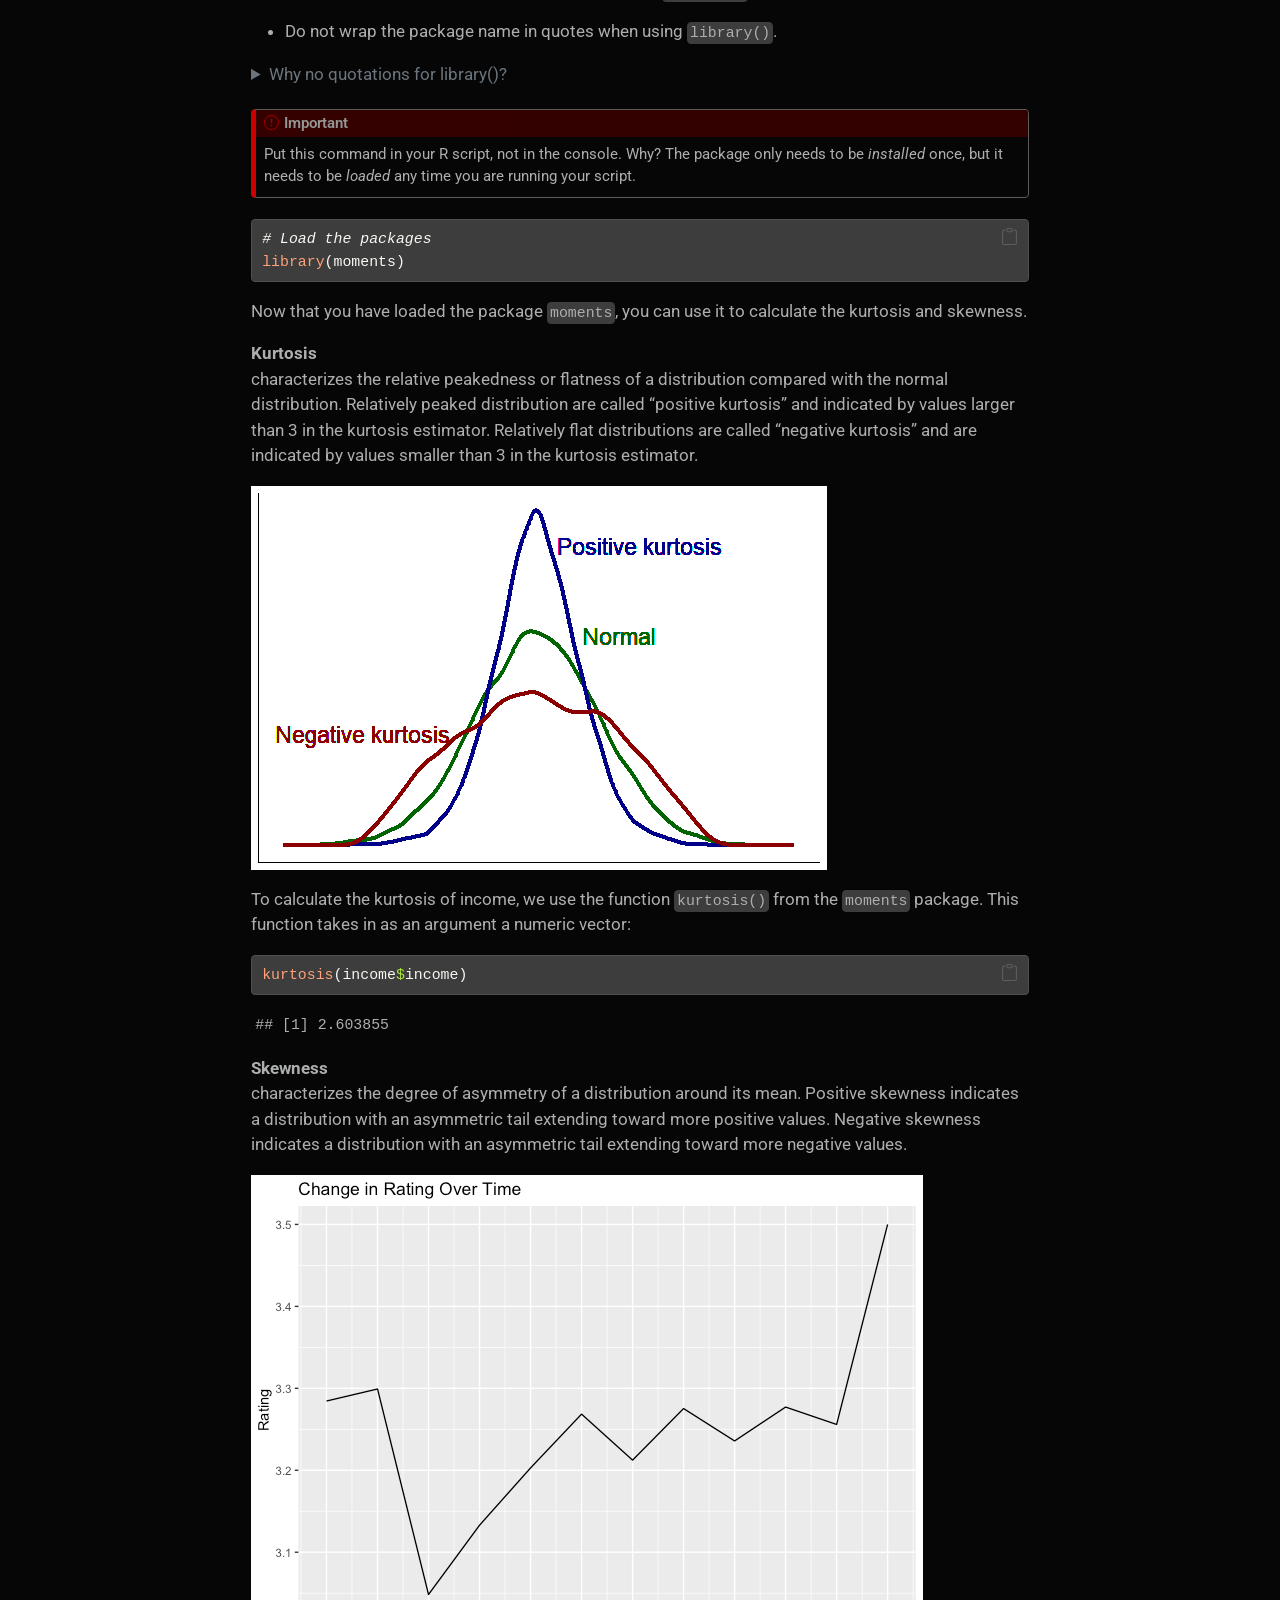
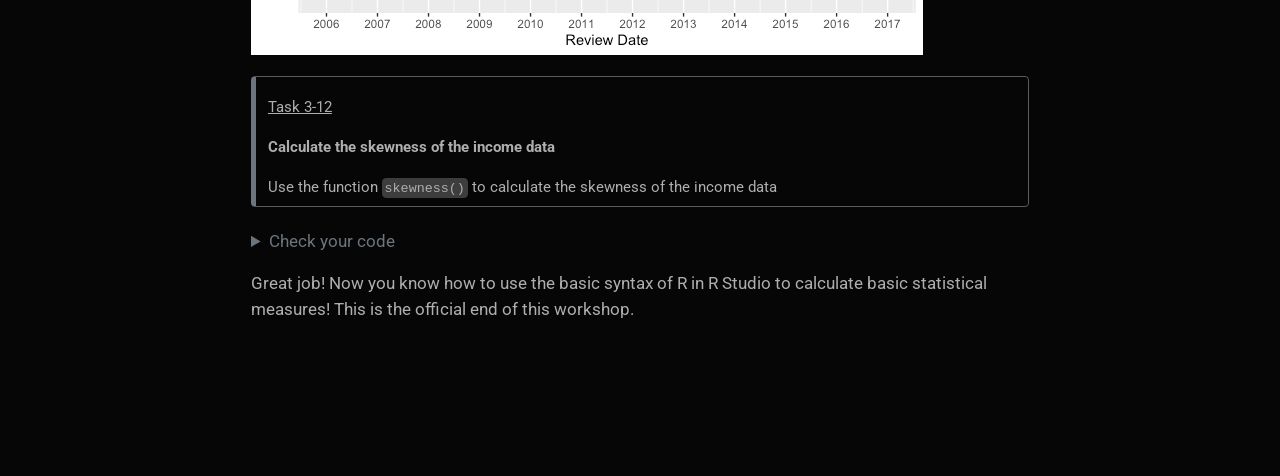
<file: docs/basic-analyses.html>
<!DOCTYPE html>
<html xmlns="http://www.w3.org/1999/xhtml" lang="en" xml:lang="en"><head>

<meta charset="utf-8">
<meta name="generator" content="quarto-1.8.27">

<meta name="viewport" content="width=device-width, initial-scale=1.0, user-scalable=yes">


<title>basic-analyses – R and Quarto for Beginners</title>
<style>
code{white-space: pre-wrap;}
span.smallcaps{font-variant: small-caps;}
div.columns{display: flex; gap: min(4vw, 1.5em);}
div.column{flex: auto; overflow-x: auto;}
div.hanging-indent{margin-left: 1.5em; text-indent: -1.5em;}
ul.task-list{list-style: none;}
ul.task-list li input[type="checkbox"] {
  width: 0.8em;
  margin: 0 0.8em 0.2em -1em; /* quarto-specific, see https://github.com/quarto-dev/quarto-cli/issues/4556 */ 
  vertical-align: middle;
}
/* CSS for syntax highlighting */
html { -webkit-text-size-adjust: 100%; }
pre > code.sourceCode { white-space: pre; position: relative; }
pre > code.sourceCode > span { display: inline-block; line-height: 1.25; }
pre > code.sourceCode > span:empty { height: 1.2em; }
.sourceCode { overflow: visible; }
code.sourceCode > span { color: inherit; text-decoration: inherit; }
div.sourceCode { margin: 1em 0; }
pre.sourceCode { margin: 0; }
@media screen {
div.sourceCode { overflow: auto; }
}
@media print {
pre > code.sourceCode { white-space: pre-wrap; }
pre > code.sourceCode > span { text-indent: -5em; padding-left: 5em; }
}
pre.numberSource code
  { counter-reset: source-line 0; }
pre.numberSource code > span
  { position: relative; left: -4em; counter-increment: source-line; }
pre.numberSource code > span > a:first-child::before
  { content: counter(source-line);
    position: relative; left: -1em; text-align: right; vertical-align: baseline;
    border: none; display: inline-block;
    -webkit-touch-callout: none; -webkit-user-select: none;
    -khtml-user-select: none; -moz-user-select: none;
    -ms-user-select: none; user-select: none;
    padding: 0 4px; width: 4em;
  }
pre.numberSource { margin-left: 3em;  padding-left: 4px; }
div.sourceCode
  {   }
@media screen {
pre > code.sourceCode > span > a:first-child::before { text-decoration: underline; }
}
</style>


<script src="site_libs/quarto-nav/quarto-nav.js"></script>
<script src="site_libs/quarto-nav/headroom.min.js"></script>
<script src="site_libs/clipboard/clipboard.min.js"></script>
<script src="site_libs/quarto-search/autocomplete.umd.js"></script>
<script src="site_libs/quarto-search/fuse.min.js"></script>
<script src="site_libs/quarto-search/quarto-search.js"></script>
<meta name="quarto:offset" content="./">
<link href="./assets/hanko.png" rel="icon" type="image/png">
<script src="site_libs/quarto-html/quarto.js" type="module"></script>
<script src="site_libs/quarto-html/tabsets/tabsets.js" type="module"></script>
<script src="site_libs/quarto-html/axe/axe-check.js" type="module"></script>
<script src="site_libs/quarto-html/popper.min.js"></script>
<script src="site_libs/quarto-html/tippy.umd.min.js"></script>
<script src="site_libs/quarto-html/anchor.min.js"></script>
<link href="site_libs/quarto-html/tippy.css" rel="stylesheet">
<link href="site_libs/quarto-html/quarto-syntax-highlighting-dark-4d9afe2b8d18ee9fa5d0d57b5ed4214d.css" rel="stylesheet" id="quarto-text-highlighting-styles">
<script src="site_libs/bootstrap/bootstrap.min.js"></script>
<link href="site_libs/bootstrap/bootstrap-icons.css" rel="stylesheet">
<link href="site_libs/bootstrap/bootstrap-29fb2d09a56b343671103f1445b1220d.min.css" rel="stylesheet" append-hash="true" id="quarto-bootstrap" data-mode="dark">
<script src="site_libs/quarto-contrib/glightbox/glightbox.min.js"></script>
<link href="site_libs/quarto-contrib/glightbox/glightbox.min.css" rel="stylesheet">
<link href="site_libs/quarto-contrib/glightbox/lightbox.css" rel="stylesheet">
<script id="quarto-search-options" type="application/json">{
  "location": "sidebar",
  "copy-button": false,
  "collapse-after": 3,
  "panel-placement": "start",
  "type": "textbox",
  "limit": 50,
  "keyboard-shortcut": [
    "f",
    "/",
    "s"
  ],
  "show-item-context": false,
  "language": {
    "search-no-results-text": "No results",
    "search-matching-documents-text": "matching documents",
    "search-copy-link-title": "Copy link to search",
    "search-hide-matches-text": "Hide additional matches",
    "search-more-match-text": "more match in this document",
    "search-more-matches-text": "more matches in this document",
    "search-clear-button-title": "Clear",
    "search-text-placeholder": "",
    "search-detached-cancel-button-title": "Cancel",
    "search-submit-button-title": "Submit",
    "search-label": "Search"
  }
}</script>
<script id="quarto-axe-checker-options" type="text/plain">dHJ1ZQ==</script>


<link rel="stylesheet" href="styles.css">
</head>

<body class="nav-sidebar docked quarto-light">

<div id="quarto-search-results"></div>
  <header id="quarto-header" class="headroom fixed-top">
  <nav class="quarto-secondary-nav">
    <div class="container-fluid d-flex">
      <button type="button" class="quarto-btn-toggle btn" data-bs-toggle="collapse" role="button" data-bs-target=".quarto-sidebar-collapse-item" aria-controls="quarto-sidebar" aria-expanded="false" aria-label="Toggle sidebar navigation" onclick="if (window.quartoToggleHeadroom) { window.quartoToggleHeadroom(); }">
        <i class="bi bi-layout-text-sidebar-reverse"></i>
      </button>
        <nav class="quarto-page-breadcrumbs" aria-label="breadcrumb"><ol class="breadcrumb"><li class="breadcrumb-item"><a href="./basic-analyses.html">Basic Data Analysis</a></li></ol></nav>
        <a class="flex-grow-1" role="navigation" data-bs-toggle="collapse" data-bs-target=".quarto-sidebar-collapse-item" aria-controls="quarto-sidebar" aria-expanded="false" aria-label="Toggle sidebar navigation" onclick="if (window.quartoToggleHeadroom) { window.quartoToggleHeadroom(); }">      
        </a>
      <button type="button" class="btn quarto-search-button" aria-label="Search" onclick="window.quartoOpenSearch();">
        <i class="bi bi-search"></i>
      </button>
    </div>
  </nav>
</header>
<!-- content -->
<div id="quarto-content" class="quarto-container page-columns page-rows-contents page-layout-article">
<!-- sidebar -->
  <nav id="quarto-sidebar" class="sidebar collapse collapse-horizontal quarto-sidebar-collapse-item sidebar-navigation docked overflow-auto">
    <div class="pt-lg-2 mt-2 text-left sidebar-header">
    <div class="sidebar-title mb-0 py-0">
      <a href="./">R and Quarto for Beginners</a> 
    </div>
      </div>
        <div class="mt-2 flex-shrink-0 align-items-center">
        <div class="sidebar-search">
        <div id="quarto-search" class="" title="Search"></div>
        </div>
        </div>
    <div class="sidebar-menu-container"> 
    <ul class="list-unstyled mt-1">
        <li class="sidebar-item">
  <div class="sidebar-item-container"> 
  <a href="./index.html" class="sidebar-item-text sidebar-link">
 <span class="menu-text">Welcome</span></a>
  </div>
</li>
        <li class="sidebar-item">
  <div class="sidebar-item-container"> 
  <a href="./getting-started.html" class="sidebar-item-text sidebar-link">
 <span class="menu-text">Getting Started</span></a>
  </div>
</li>
        <li class="sidebar-item">
  <div class="sidebar-item-container"> 
  <a href="./rstudio-interface.html" class="sidebar-item-text sidebar-link">
 <span class="menu-text">Getting familiar with the RStudio Interface</span></a>
  </div>
</li>
        <li class="sidebar-item">
  <div class="sidebar-item-container"> 
  <a href="./data-types-commands.html" class="sidebar-item-text sidebar-link">
 <span class="menu-text">Data Types and Basic Commands</span></a>
  </div>
</li>
        <li class="sidebar-item">
  <div class="sidebar-item-container"> 
  <a href="./basic-analyses.html" class="sidebar-item-text sidebar-link active">
 <span class="menu-text">Basic Data Analysis</span></a>
  </div>
</li>
        <li class="sidebar-item">
  <div class="sidebar-item-container"> 
  <a href="./quarto-intro.html" class="sidebar-item-text sidebar-link">
 <span class="menu-text">Introducing Quarto</span></a>
  </div>
</li>
        <li class="sidebar-item">
  <div class="sidebar-item-container"> 
  <a href="./slides.html" class="sidebar-item-text sidebar-link">
 <span class="menu-text">R/Quarto Slides</span></a>
  </div>
</li>
    </ul>
    </div>
</nav>
<div id="quarto-sidebar-glass" class="quarto-sidebar-collapse-item" data-bs-toggle="collapse" data-bs-target=".quarto-sidebar-collapse-item"></div>
<!-- margin-sidebar -->
    <div id="quarto-margin-sidebar" class="sidebar margin-sidebar">
        <nav id="TOC" role="doc-toc" class="toc-active">
    <h2 id="toc-title">On this page</h2>
   
  <ul>
  <li><a href="#basic-data-analysis" id="toc-basic-data-analysis" class="nav-link active" data-scroll-target="#basic-data-analysis">Basic Data Analysis</a>
  <ul>
  <li><a href="#importing-data-into-r-desktop" id="toc-importing-data-into-r-desktop" class="nav-link" data-scroll-target="#importing-data-into-r-desktop">Importing data into R (Desktop)</a>
  <ul>
  <li><a href="#working-directory-desktop" id="toc-working-directory-desktop" class="nav-link" data-scroll-target="#working-directory-desktop">Working directory (Desktop)</a></li>
  <li><a href="#importing-tabular-data" id="toc-importing-tabular-data" class="nav-link" data-scroll-target="#importing-tabular-data">Importing tabular data</a></li>
  </ul></li>
  <li><a href="#import-data-into-posit.cloud" id="toc-import-data-into-posit.cloud" class="nav-link" data-scroll-target="#import-data-into-posit.cloud">Import Data into posit.cloud</a>
  <ul>
  <li><a href="#read.csv" id="toc-read.csv" class="nav-link" data-scroll-target="#read.csv">read.csv()</a></li>
  </ul></li>
  <li><a href="#data-frames" id="toc-data-frames" class="nav-link" data-scroll-target="#data-frames">Data frames</a></li>
  <li><a href="#summary-statistics." id="toc-summary-statistics." class="nav-link" data-scroll-target="#summary-statistics.">Summary statistics.</a>
  <ul>
  <li><a href="#basic-statistical-measures" id="toc-basic-statistical-measures" class="nav-link" data-scroll-target="#basic-statistical-measures">Basic statistical measures</a></li>
  </ul></li>
  <li><a href="#histograms" id="toc-histograms" class="nav-link" data-scroll-target="#histograms">Histograms</a></li>
  <li><a href="#packages-and-additional-functions" id="toc-packages-and-additional-functions" class="nav-link" data-scroll-target="#packages-and-additional-functions">Packages and additional functions</a></li>
  </ul></li>
  </ul>
<div class="toc-actions"><ul><li><a href="https://github.com/cmadland/r-quarto-intro/issues/new" class="toc-action"><i class="bi bi-github"></i>Report an issue</a></li><li><a href="https://github.com/cmadland/r-quarto-intro/blob/main/basic-analyses.qmd" class="toc-action"><i class="bi empty"></i>View source</a></li></ul></div></nav>
    </div>
<!-- main -->
<main class="content" id="quarto-document-content"><header id="title-block-header" class="quarto-title-block"></header>




<section id="basic-data-analysis" class="level1">
<h1>Basic Data Analysis</h1>
<p>So far, we have created our own objects by manually entering all of the data in the console. In this section, we will learn how to create objects by importing (aka ‘reading’) data (compiled outside of R) into R, perform basic statistics on it, and visualize it with a histogram.</p>
<section id="importing-data-into-r-desktop" class="level2">
<h2 class="anchored" data-anchor-id="importing-data-into-r-desktop">Importing data into R (Desktop)</h2>
<section id="working-directory-desktop" class="level3">
<h3 class="anchored" data-anchor-id="working-directory-desktop">Working directory (Desktop)</h3>
<p>Before importing your data into R, it is important to understand what the working directory is. The <strong>working directory</strong> is the location on your computer (i.e., the folder) where R looks for files when importing data and where it saves files. You typically want to have all the files related to a single project in the same folder, so that R can easily find them, and you know where they are saved.</p>
<p>You can check the path of your working directory by running the function <code>getwd()</code> in the console.</p>
<div class="callout callout-style-simple callout-none no-icon">
<div class="callout-body d-flex">
<div class="callout-icon-container">
<i class="callout-icon no-icon"></i>
</div>
<div class="callout-body-container">
<p><u>Task 3-1</u></p>
<p><strong>Check your working directory.</strong></p>
<p>Type in <code>getwd()</code> in the console and hit enter.</p>
</div>
</div>
</div>
<details>
<summary>
Check your code
</summary>
<div class="code-copy-outer-scaffold"><div class="sourceCode" id="cb1"><pre class="sourceCode r code-with-copy"><code class="sourceCode r"><span id="cb1-1"><a href="#cb1-1" aria-hidden="true" tabindex="-1"></a><span class="fu">getwd</span>()</span></code></pre></div><button title="Copy to Clipboard" class="code-copy-button"><i class="bi"></i></button></div>
<p>## [1] “A Path to a Folder”</p>
<p>You will get a path to a folder on your computer. This is your current working directory.</p>
</details>
<p>More often than not, you will want to change your working directory to a specific folder rather than the default folder. To do that, you can use the <code>setwd()</code> function. Inside the parentheses (i.e.&nbsp;as the function parameter), you should type the path to the folder between quotes. For example, let’s assume you want your working directory to be a folder called “my_project” that is in the main Documents folder. You would type:</p>
<div class="code-copy-outer-scaffold"><div class="sourceCode" id="cb2"><pre class="sourceCode r code-with-copy"><code class="sourceCode r"><span id="cb2-1"><a href="#cb2-1" aria-hidden="true" tabindex="-1"></a><span class="fu">setwd</span>(<span class="st">"C:/Documents/my_project"</span>)</span></code></pre></div><button title="Copy to Clipboard" class="code-copy-button"><i class="bi"></i></button></div>
<div class="callout callout-style-simple callout-none no-icon">
<div class="callout-body d-flex">
<div class="callout-icon-container">
<i class="callout-icon no-icon"></i>
</div>
<div class="callout-body-container">
<p><u>Task 3-2</u></p>
<p><strong>Change your working directory.</strong></p>
<p>Change your working directory to a folder where you will keep all the files related to this workshop. Note: You should use forward slashes to denote the path to your folder. This should work on both Mac and Windows.</p>
</div>
</div>
</div>
<details>
<summary>
Check your code
</summary>
<div class="code-copy-outer-scaffold"><div class="sourceCode" id="cb3"><pre class="sourceCode r code-with-copy"><code class="sourceCode r"><span id="cb3-1"><a href="#cb3-1" aria-hidden="true" tabindex="-1"></a><span class="fu">setwd</span>(<span class="st">"Path to Folder"</span>) <span class="co"># </span><span class="al">NOTE</span><span class="co">: you should change this to the path to the folder in your computer!</span></span></code></pre></div><button title="Copy to Clipboard" class="code-copy-button"><i class="bi"></i></button></div>
</details>
<p>If you are working alone on your scripts, always on the same computer, it is good practice to start every script by setting the working directory using <code>setwd()</code>. However, once you start collaborating with others, the path to the folders can be different between computers. At that point, you might want to learn about R Projects, which makes all paths relative to a pre-specified project working directory. You can read more about it <a href="https://intro2r.com/rsprojs.html" target="“_blank”">here</a>.</p>
</section>
<section id="importing-tabular-data" class="level3">
<h3 class="anchored" data-anchor-id="importing-tabular-data">Importing tabular data</h3>
<p>Now that you have your working directory set up, you can import your data into R. R can handle multiple file types:</p>
<ul>
<li>.csv (comma-separated values)</li>
<li>Excel (.xls, .xlsx)</li>
<li>.txt (and .tsv - tab-separated values)</li>
<li>.json (used for nested data structures)
<ul>
<li>These would likely be arrays of more than 2 dimensions.</li>
</ul></li>
<li>SPSS (another specialized statistics software)</li>
<li>Data scraped from the web or via an API.</li>
</ul>
<p>For tabular data, you will most likely be importing .csv or .xlsx files. In this workshop, we will work with .csv files because you can import them with base R. If you have your data in Excel, you can save it as .csv by clicking on File &gt; Save as. If you want to import .xslx files directly, you will need to install a specific package (see <a href="https://readxl.tidyverse.org/" target="“_blank”">here</a>).</p>
<div class="callout callout-style-simple callout-none no-icon">
<div class="callout-body d-flex">
<div class="callout-icon-container">
<i class="callout-icon no-icon"></i>
</div>
<div class="callout-body-container">
<p><u>Task 3-3</u></p>
<p><strong>Download data.</strong></p>
<p>Download and save <a href="docs/income.csv" target="“_blank”">this spreadsheet of Income data</a>.</p>
</div>
</div>
</div>
<div class="callout callout-style-default callout-important callout-titled">
<div class="callout-header d-flex align-content-center">
<div class="callout-icon-container">
<i class="callout-icon"></i>
</div>
<div class="callout-title-container flex-fill">
Important
</div>
</div>
<div class="callout-body-container callout-body">
<p>Please save the file in your working directory, specified in the task above.</p>
</div>
</div>
</section>
</section>
<section id="import-data-into-posit.cloud" class="level2">
<h2 class="anchored" data-anchor-id="import-data-into-posit.cloud">Import Data into posit.cloud</h2>
<p>In the “Files” pane, click “Upload”.</p>
<p><a href="assets/posit-upload.png" class="lightbox" data-gallery="quarto-lightbox-gallery-1"><img src="assets/posit-upload.png" class="img-fluid" alt="portion of the posit cloud interface with the 'Upload button highlighted"></a></p>
<p>Click the “Choose File” option and navigate to the file you want to upload.</p>
<p><a href="assets/posit-upload-2.png" class="lightbox" data-gallery="quarto-lightbox-gallery-2"><img src="assets/posit-upload-2.png" class="img-fluid" alt="portion of the posit cloud interface with the 'Choose File' button visible"></a></p>
<section id="read.csv" class="level3">
<h3 class="anchored" data-anchor-id="read.csv">read.csv()</h3>
<p>Once the file is in posit.cloud, you will need to read the csv into R.</p>
<p>To import a .csv file in R, you can use the <code>read.csv()</code> function. This function takes as its main argument the name of the file you want to import. This should be in quotes and include the file type.</p>
<p>If you want R to import your file and save it in an object, you need to specify the name of the object and use the <code>&lt;-</code> symbol to assign the imported file to the object:</p>
<div class="code-copy-outer-scaffold"><div class="sourceCode" id="cb4"><pre class="sourceCode r code-with-copy"><code class="sourceCode r"><span id="cb4-1"><a href="#cb4-1" aria-hidden="true" tabindex="-1"></a><span class="co"># This code will create an object called object.name with the data from the .csv file</span></span>
<span id="cb4-2"><a href="#cb4-2" aria-hidden="true" tabindex="-1"></a>object.name <span class="ot">&lt;-</span> <span class="fu">read.csv</span>(<span class="st">"path-to-file.csv"</span>)</span></code></pre></div><button title="Copy to Clipboard" class="code-copy-button"><i class="bi"></i></button></div>
<p>Attention: if you do not assign an object to the imported file, R will simply print the imported data in the console and not save it in an object for future use. Always import data by assigning it to an object.</p>
<div class="callout callout-style-simple callout-none no-icon">
<div class="callout-body d-flex">
<div class="callout-icon-container">
<i class="callout-icon no-icon"></i>
</div>
<div class="callout-body-container">
<p><u>Task 3-4</u></p>
<p><strong>Import data.</strong></p>
<p>Use the function <code>read.csv()</code> to import the dataset of Income data to an object called “income”.</p>
</div>
</div>
</div>
<details>
<summary>
Check your code
</summary>
<div class="code-copy-outer-scaffold"><div class="sourceCode" id="cb5"><pre class="sourceCode r code-with-copy"><code class="sourceCode r"><span id="cb5-1"><a href="#cb5-1" aria-hidden="true" tabindex="-1"></a>income <span class="ot">&lt;-</span> <span class="fu">read.csv</span>(<span class="st">"income.csv"</span>)</span></code></pre></div><button title="Copy to Clipboard" class="code-copy-button"><i class="bi"></i></button></div>
<p>After running this code, you should see the object “income” in your environment panel in the top right.</p>
<p>If you get an error message that says “No such file or directory”, it’s probably because you did not save the .csv file in your working directory, or because there is a typo in the file name.</p>
</details>
<p>There are other functions in R to import other types of tabular data, and a generic function called <code>read.table()</code>, which is really useful if you need to specify some details when importing data, for example, which values to consider <code>NA</code>. To learn more about it, check <a href="https://intro2r.com/importing-data.html" target="“_blank”">this</a>.</p>
</section>
</section>
<section id="data-frames" class="level2">
<h2 class="anchored" data-anchor-id="data-frames">Data frames</h2>
<p>Now that you imported your file into R, we can take a closer look at it. The file you just imported is an object of the type data frame.</p>
<p>To check that, you can run the code:</p>
<div class="code-copy-outer-scaffold"><div class="sourceCode" id="cb6"><pre class="sourceCode r code-with-copy"><code class="sourceCode r"><span id="cb6-1"><a href="#cb6-1" aria-hidden="true" tabindex="-1"></a><span class="co"># The function class() tells you the type of object. It is good for checking if you imported your files correctly</span></span>
<span id="cb6-2"><a href="#cb6-2" aria-hidden="true" tabindex="-1"></a><span class="fu">class</span>(income)</span></code></pre></div><button title="Copy to Clipboard" class="code-copy-button"><i class="bi"></i></button></div>
<pre><code>## [1] "data.frame"</code></pre>
<dl>
<dt>Data frame</dt>
<dd>
essentially a table. It is a two-dimensional object that can hold different types of data.
</dd>
</dl>
<ul>
<li>Usually, data frames are used to store values of variables (i.e.&nbsp;the columns) recorded for different observations (i.e.&nbsp;the rows). For example, different observations made for different cats.</li>
<li>Data frames can contain one or more columns and one or more rows. - All values in a column are related (e.g., column 1 = age, column 2 = eye color)</li>
<li>Because the column contains the same type of information, it is equivalent to a vector (i.e., the ‘eye color’ column will contain characters, not numbers).</li>
<li>One row denotes one object from the set. For example, in the data frame of information about a set of cats, each row contains information about one specific cat.</li>
<li>A row can contain many different bits of information, like age (numerical), eye color (character), breed (character), whether or not it’s spayed/neutered (boolean). Because rows may contain values of different types, one row would most likely not be a vector. It would likely be a list, which can contain values of different types.</li>
</ul>
<p>To see the data in your data frame, simply enter the name of the data frame in the console and type ‘enter’ or ‘return’.</p>
<div class="code-copy-outer-scaffold"><div class="sourceCode" id="cb8"><pre class="sourceCode r code-with-copy"><code class="sourceCode r"><span id="cb8-1"><a href="#cb8-1" aria-hidden="true" tabindex="-1"></a>income</span></code></pre></div><button title="Copy to Clipboard" class="code-copy-button"><i class="bi"></i></button></div>
<pre><code>##    id gender income experience
## 1   1      M  23000          3
## 2   2      M  55000          7
## 3   3      M  43000          5
## 4   4      F  37000          5
## 5   5      M  75000          9
## 6   6      M  72000         10
## 7   7      F 121000         13
## 8   8      F  27000          1
## 9   9      F  57000          8
## 10 10      F  91000         10</code></pre>
<p>If you data frame is too long, you might want to just check the top rows. You can do that with the function <code>head()</code>:</p>
<div class="code-copy-outer-scaffold"><div class="sourceCode" id="cb10"><pre class="sourceCode r code-with-copy"><code class="sourceCode r"><span id="cb10-1"><a href="#cb10-1" aria-hidden="true" tabindex="-1"></a><span class="fu">head</span>(income)</span></code></pre></div><button title="Copy to Clipboard" class="code-copy-button"><i class="bi"></i></button></div>
<pre><code>##   id gender income experience
## 1  1      M  23000          3
## 2  2      M  55000          7
## 3  3      M  43000          5
## 4  4      F  37000          5
## 5  5      M  75000          9
## 6  6      M  72000         10</code></pre>
<p>Another useful way to inspect your data frame is to use the <code>str()</code> function:</p>
<div class="code-copy-outer-scaffold"><div class="sourceCode" id="cb12"><pre class="sourceCode r code-with-copy"><code class="sourceCode r"><span id="cb12-1"><a href="#cb12-1" aria-hidden="true" tabindex="-1"></a><span class="fu">str</span>(income)</span></code></pre></div><button title="Copy to Clipboard" class="code-copy-button"><i class="bi"></i></button></div>
<pre><code>## 'data.frame':    10 obs. of  4 variables:
##  $ id        : int  1 2 3 4 5 6 7 8 9 10
##  $ gender    : chr  "M" "M" "M" "F" ...
##  $ income    : int  23000 55000 43000 37000 75000 72000 121000 27000 57000 91000
##  $ experience: int  3 7 5 5 9 10 13 1 8 10</code></pre>
<p>This tells you that your data frame is made of 10 observations of 4 variables. It can be inferred that this data relates to 10 people. It then tells you the name of each variable (id, gender, income, experience), the data type of each variable (int = integer, chr = character), and the first few values of each column.</p>
<p>You can use the <code>$</code> symbol to refer R to specific columns inside your dataframe. For example, if you want to check the individual values for gender, you can type:</p>
<div class="code-copy-outer-scaffold"><div class="sourceCode" id="cb14"><pre class="sourceCode r code-with-copy"><code class="sourceCode r"><span id="cb14-1"><a href="#cb14-1" aria-hidden="true" tabindex="-1"></a>income<span class="sc">$</span>gender</span></code></pre></div><button title="Copy to Clipboard" class="code-copy-button"><i class="bi"></i></button></div>
<pre><code>##  [1] "M" "M" "M" "F" "M" "M" "F" "F" "F" "F"</code></pre>
<p>These columns are treated as vectors in R, so if you wanted to get the 4th value of the column gender, you can use the indexing inside <code>[]</code> that you learned in the previous section:</p>
<div class="code-copy-outer-scaffold"><div class="sourceCode" id="cb16"><pre class="sourceCode r code-with-copy"><code class="sourceCode r"><span id="cb16-1"><a href="#cb16-1" aria-hidden="true" tabindex="-1"></a>income<span class="sc">$</span>gender[<span class="dv">4</span>]</span></code></pre></div><button title="Copy to Clipboard" class="code-copy-button"><i class="bi"></i></button></div>
<pre><code>## [1] "F"</code></pre>
<p>If you want to explore more ways to view and preview the content of our data frames, check out the <a href="https://uviclibraries.github.io/rstudio-vis/">Data Analysis with RStudio - Data cleaning and manipulation and visualization</a> workshop. You can also go <a href="https://intro2r.com/data-structures.html#df" target="“_blank”">here</a> for more information about data frames.</p>
</section>
<section id="summary-statistics." class="level2">
<h2 class="anchored" data-anchor-id="summary-statistics.">Summary statistics.</h2>
<p>Statistics is:</p>
<ul>
<li>the science of collecting, analyzing, and interpreting</li>
<li>data to uncover patterns and trends,</li>
<li>and inform decisions based on this data.</li>
</ul>
<p>If you’re unfamiliar with statistics, you can learn more about it from the <a href="https://www.w3schools.com/statistics/index.php" target="“_blank”">w3school Statistics Tutorial</a></p>
<p>In this section, we’ll be focusing on</p>
<ul>
<li>Basic statistical measures</li>
<li>Presenting data in a histogram</li>
</ul>
<p>More on data visualization is covered in the <a href="https://uviclibraries.github.io/rstudio-vis/">Data Analysis with RStudio - Data cleaning and manipulation and visualization</a> workshop, and more on data analysis, such as statistical tests, is covered in the <a href="https://uviclibraries.github.io/rstudio-intermediate/">Data Analysis with RStudio - Intermediate data analysis</a> workshop.</p>
<section id="basic-statistical-measures" class="level3">
<h3 class="anchored" data-anchor-id="basic-statistical-measures">Basic statistical measures</h3>
<p>The function names for the following three statistical measures (mean, median, standard deviation) are quite intuitive.</p>
<p>It is just the name or abbreviation of the statistical measure, where the argument is the object containing the set of values we are analyzing.</p>
<p>Each function takes the vector containing the values of the variable as its argument.</p>
<p>These three functions are designed for sets of numerical and integer data types. If run on other types (character, aka text, and boolean, aka true/false), the result will be <code>NA</code>.</p>
<div class="callout callout-style-simple callout-none no-icon">
<div class="callout-body d-flex">
<div class="callout-icon-container">
<i class="callout-icon no-icon"></i>
</div>
<div class="callout-body-container">
<p><u>Task 3-5</u></p>
<p><strong>Get the mean (average) income.</strong></p>
<dl>
<dt>Mean</dt>
<dd>
the average value in a set.
</dd>
</dl>
<p>The <code>mean()</code> function calculates the sum of the values in the set and divides the sum by the number of items in the set.</p>
<p>Write and execute a command that outputs the mean income across the 10 people in our dataset. Remember: you can use the <code>$</code> symbol to extract one column (i.e., one vector) from your data frame.</p>
</div>
</div>
</div>
<details>
<summary>
Check your code
</summary>
<div class="code-copy-outer-scaffold"><div class="sourceCode" id="cb18"><pre class="sourceCode r code-with-copy"><code class="sourceCode r"><span id="cb18-1"><a href="#cb18-1" aria-hidden="true" tabindex="-1"></a><span class="co"># output the average income</span></span>
<span id="cb18-2"><a href="#cb18-2" aria-hidden="true" tabindex="-1"></a><span class="fu">mean</span>(income<span class="sc">$</span>income)</span></code></pre></div><button title="Copy to Clipboard" class="code-copy-button"><i class="bi"></i></button></div>
<pre><code>## [1] 60100</code></pre>
</details>
<div class="callout callout-style-simple callout-none no-icon">
<div class="callout-body d-flex">
<div class="callout-icon-container">
<i class="callout-icon no-icon"></i>
</div>
<div class="callout-body-container">
<p><u>Task 3-6</u></p>
<p><strong>Get median value.</strong></p>
<p>Write and execute a command that outputs the median value of income</p>
<dl>
<dt>Median</dt>
<dd>
The middle value in a sorted set (e.g.&nbsp;lowest - highest).
</dd>
</dl>
<p><code>median()</code></p>
</div>
</div>
</div>
<details>
<summary>
Check your code
</summary>
<div class="code-copy-outer-scaffold"><div class="sourceCode" id="cb20"><pre class="sourceCode r code-with-copy"><code class="sourceCode r"><span id="cb20-1"><a href="#cb20-1" aria-hidden="true" tabindex="-1"></a><span class="fu">median</span>(income<span class="sc">$</span>income)</span></code></pre></div><button title="Copy to Clipboard" class="code-copy-button"><i class="bi"></i></button></div>
<pre><code>## [1] 56000</code></pre>
</details>
<p>The output tells you the income value that falls between the higher income half and the lower income half of the people in your dataset.</p>
<div class="callout callout-style-simple callout-none no-icon">
<div class="callout-body d-flex">
<div class="callout-icon-container">
<i class="callout-icon no-icon"></i>
</div>
<div class="callout-body-container">
<p><u>Task 3-7</u></p>
<p><strong>Get standard deviation.</strong></p>
<dl>
<dt>Standard deviation</dt>
<dd>
Describes how spread out the data is.
</dd>
</dl>
<p>The function in R is <code>sd()</code></p>
<p>Write and execute a command that outputs the standard deviation of the income.</p>
<p>The output tells you how much the individual incomes vary from the average income.</p>
<ul>
<li>A small standard deviation means that most people have an income that is close to the average, indicating uniformity in income.</li>
<li>A large standard deviation suggests a wide range of incomes.</li>
</ul>
</div>
</div>
</div>
<details>
<summary>
Check your code
</summary>
<div class="code-copy-outer-scaffold"><div class="sourceCode" id="cb22"><pre class="sourceCode r code-with-copy"><code class="sourceCode r"><span id="cb22-1"><a href="#cb22-1" aria-hidden="true" tabindex="-1"></a><span class="fu">sd</span>(income<span class="sc">$</span>income)</span></code></pre></div><button title="Copy to Clipboard" class="code-copy-button"><i class="bi"></i></button></div>
<pre><code>## [1] 30479.32</code></pre>
</details>
<p>Up until now, you were calculating mean, median and standard deviation for one single variable in your data frame. However, often you will want to calculate that for the entire data frame. For this, a useful function is <code>summary()</code>, which takes a data frame as input and returns a summary of each variable as the output.</p>
<div class="callout callout-style-simple callout-none no-icon">
<div class="callout-body d-flex">
<div class="callout-icon-container">
<i class="callout-icon no-icon"></i>
</div>
<div class="callout-body-container">
<p><u>Task 4.8</u></p>
<p><strong>Get summary of statistics.</strong></p>
<p>Display a summary of statistics for the <code>income</code> data.</p>
</div>
</div>
</div>
<details>
<summary>
Check your code
</summary>
<div class="code-copy-outer-scaffold"><div class="sourceCode" id="cb24"><pre class="sourceCode r code-with-copy"><code class="sourceCode r"><span id="cb24-1"><a href="#cb24-1" aria-hidden="true" tabindex="-1"></a><span class="fu">summary</span>(income)</span></code></pre></div><button title="Copy to Clipboard" class="code-copy-button"><i class="bi"></i></button></div>
<pre><code>##        id           gender              income         experience   
##  Min.   : 1.00   Length:10          Min.   : 23000   Min.   : 1.00  
##  1st Qu.: 3.25   Class :character   1st Qu.: 38500   1st Qu.: 5.00  
##  Median : 5.50   Mode  :character   Median : 56000   Median : 7.50  
##  Mean   : 5.50                      Mean   : 60100   Mean   : 7.10  
##  3rd Qu.: 7.75                      3rd Qu.: 74250   3rd Qu.: 9.75  
##  Max.   :10.00                      Max.   :121000   Max.   :13.00</code></pre>
</details>
</section>
</section>
<section id="histograms" class="level2">
<h2 class="anchored" data-anchor-id="histograms">Histograms</h2>
<dl>
<dt>Histogram</dt>
<dd>
A graph used for understanding and analysing the distribution of values in a vector.
</dd>
</dl>
<p>A histogram illustrates:</p>
<ul>
<li>Where data points tend to cluster</li>
<li>The variability of data</li>
<li>The shape of variability</li>
</ul>
<p>The histogram will appear in the Plots tab (bottom right quadrant if you haven’t modified your RStudio layout).</p>
<p>To create a histogram, you can use the function <code>hist()</code>. For example, for a histogram of the income data:</p>
<div class="code-copy-outer-scaffold"><div class="sourceCode" id="cb26"><pre class="sourceCode r code-with-copy"><code class="sourceCode r"><span id="cb26-1"><a href="#cb26-1" aria-hidden="true" tabindex="-1"></a><span class="co"># Remember that income$income grabs the variable "income" in the data frame "income"</span></span>
<span id="cb26-2"><a href="#cb26-2" aria-hidden="true" tabindex="-1"></a><span class="fu">hist</span>(income<span class="sc">$</span>income)</span></code></pre></div><button title="Copy to Clipboard" class="code-copy-button"><i class="bi"></i></button></div>
<p><a href="assets/unnamed-chunk-31-1.png" class="lightbox" data-gallery="quarto-lightbox-gallery-3"><img src="assets/unnamed-chunk-31-1.png" class="img-fluid"></a></p>
<p>We can also pass in additional parameters to control the way our plot looks.</p>
<p>Some of the frequently used parameters are:</p>
<ul>
<li><code>main</code>: The title of the plot
<ul>
<li>e.g., <code>main = "This is the Plot Title"</code></li>
</ul></li>
<li><code>xlab</code>: The x-axis label
<ul>
<li>e.g., <code>xlab = "The X Label"</code></li>
</ul></li>
<li><code>ylab</code>: The y-axis label. “Frequency” is the default value, and you don’t have to specify it unless you would like a different label.
<ul>
<li>e.g., ylab = “The Y Label”</li>
</ul></li>
</ul>
<p>Multiple parameters are given to a function by putting them in parentheses separated by commas, <code>function_name(parameter1, parameter2)</code>:</p>
<div class="code-copy-outer-scaffold"><div class="sourceCode" id="cb27"><pre class="sourceCode r code-with-copy"><code class="sourceCode r"><span id="cb27-1"><a href="#cb27-1" aria-hidden="true" tabindex="-1"></a><span class="co"># The first parameter is the name of the data (vector) object</span></span>
<span id="cb27-2"><a href="#cb27-2" aria-hidden="true" tabindex="-1"></a><span class="co"># 'main' is the graph title </span></span>
<span id="cb27-3"><a href="#cb27-3" aria-hidden="true" tabindex="-1"></a><span class="co"># 'xlab' is the label of the x-axis</span></span>
<span id="cb27-4"><a href="#cb27-4" aria-hidden="true" tabindex="-1"></a><span class="co"># label parameters can be in any order, but following the data object</span></span>
<span id="cb27-5"><a href="#cb27-5" aria-hidden="true" tabindex="-1"></a><span class="co"># y-label on a histogram defaults to "frequency". You can add 'ylab=""' if you'd like.</span></span>
<span id="cb27-6"><a href="#cb27-6" aria-hidden="true" tabindex="-1"></a><span class="fu">hist</span>(income<span class="sc">$</span>income, <span class="at">xlab=</span><span class="st">"Income"</span>, <span class="at">main =</span> <span class="st">"Histogram of Income"</span>)</span></code></pre></div><button title="Copy to Clipboard" class="code-copy-button"><i class="bi"></i></button></div>
<p><img src="assets/unnamed-chunk-32-1.png" class="img-fluid"><!-- --></p>
<div class="callout callout-style-simple callout-none no-icon">
<div class="callout-body d-flex">
<div class="callout-icon-container">
<i class="callout-icon no-icon"></i>
</div>
<div class="callout-body-container">
<p><u>Task 3-9</u></p>
<p><strong>Create a histogram.</strong></p>
<p>Create a histogram for the experience data using the histogram function <code>hist()</code>. Remember to add an informative title and labels.</p>
<ul>
<li>Parameter: vector of values to plot</li>
</ul>
</div>
</div>
</div>
<details>
<summary>
Check your code
</summary>
<div class="code-copy-outer-scaffold"><div class="sourceCode" id="cb28"><pre class="sourceCode r code-with-copy"><code class="sourceCode r"><span id="cb28-1"><a href="#cb28-1" aria-hidden="true" tabindex="-1"></a><span class="fu">hist</span>(income<span class="sc">$</span>experience, <span class="at">main =</span> <span class="st">"Histogram of Experience"</span>, <span class="at">xlab =</span> <span class="st">"Experience"</span>)</span></code></pre></div><button title="Copy to Clipboard" class="code-copy-button"><i class="bi"></i></button></div>
<p><img src="assets/unnamed-chunk-34.png" class="img-fluid"><!-- --></p>
</details>
<p>We can see in the histogram that there are 7 intervals with equally spaced breaks. In this case, the height of a cell is equal to the number of observations falling in that cell.</p>
<ul>
<li>Why are there 7 intervals? R automatically chooses the number of intervals for you.</li>
</ul>
<p><em>Additional:</em> If you preferred having fewer or more intervals (i.e., ‘bins’), use can set that using the <code>breaks</code> parameter.</p>
<div class="callout callout-style-simple callout-none no-icon">
<div class="callout-body d-flex">
<div class="callout-icon-container">
<i class="callout-icon no-icon"></i>
</div>
<div class="callout-body-container">
<p><u>Task 3-10</u></p>
<p><strong>Create a histogram with a different number of intervals.</strong></p>
<p>Use the argument <code>breaks</code> inside the function <code>hist()</code> to create a histogram of experience that has only 3 intervals.</p>
</div>
</div>
</div>
<details>
<summary>
Check your code
</summary>
<div class="code-copy-outer-scaffold"><div class="sourceCode" id="cb29"><pre class="sourceCode r code-with-copy"><code class="sourceCode r"><span id="cb29-1"><a href="#cb29-1" aria-hidden="true" tabindex="-1"></a><span class="co"># breaks is equal to the number of intervals</span></span>
<span id="cb29-2"><a href="#cb29-2" aria-hidden="true" tabindex="-1"></a><span class="co"># You can add the custom labels if you would like `main='Histogram of Experience',xlab='Experience', `</span></span>
<span id="cb29-3"><a href="#cb29-3" aria-hidden="true" tabindex="-1"></a><span class="fu">hist</span>(income<span class="sc">$</span>experience, <span class="at">main =</span> <span class="st">"Histogram of Experience"</span>, <span class="at">xlab =</span> <span class="st">"Experience"</span>, <span class="at">breaks =</span> <span class="dv">3</span>)</span></code></pre></div><button title="Copy to Clipboard" class="code-copy-button"><i class="bi"></i></button></div>
<img src="assets/unnamed-chunk-37-1.png" class="img-fluid"><!-- -->
</details>
</section>
<section id="packages-and-additional-functions" class="level2">
<h2 class="anchored" data-anchor-id="packages-and-additional-functions">Packages and additional functions</h2>
<p>One of the most fascinating things about R is that it has an active community developing a lot of packages everyday, which makes R very powerful. A package is a compilation of functions (data sets, code, documentations and tests) external to R that provide it with additional capabilities. For example, if you want to calculate the skewness and kurtosis of a variable or distribution, you will need to install an additional package called “moments” that has those functions, as they are not available in base R.</p>
<p>We can install packages in the console using the <code>install.packages()</code> function. You should use the console and <strong>not</strong> the code editor to run this code because you only need to install the package once.</p>
<div class="callout callout-style-simple callout-none no-icon">
<div class="callout-body d-flex">
<div class="callout-icon-container">
<i class="callout-icon no-icon"></i>
</div>
<div class="callout-body-container">
<p><u>Task 3-11</u></p>
<p><strong>Install the <code>moments</code> packages in the Console window.</strong></p>
<p>Package names: <code>moments</code>.</p>
</div>
</div>
</div>
<details>
<summary>
Check your code
</summary>
<div class="code-copy-outer-scaffold"><div class="sourceCode" id="cb30"><pre class="sourceCode r code-with-copy"><code class="sourceCode r"><span id="cb30-1"><a href="#cb30-1" aria-hidden="true" tabindex="-1"></a><span class="fu">install.packages</span>(<span class="st">"moments"</span>) <span class="co"># Install the moments package</span></span></code></pre></div><button title="Copy to Clipboard" class="code-copy-button"><i class="bi"></i></button></div>
</details>
<p><em>Hint:</em> wrap the package name in <code>""</code> quotations, because it is a string type.</p>
<p><em>Note:</em> The installation may take a while. When it’s complete, the right angle bracket <code>&gt;</code> will appear at the last line of your console.</p>
<p><strong>Confirm installation</strong></p>
<p>To check if the package is installed, enter the following in the console</p>
<div class="code-copy-outer-scaffold"><div class="sourceCode" id="cb31"><pre class="sourceCode r code-with-copy"><code class="sourceCode r"><span id="cb31-1"><a href="#cb31-1" aria-hidden="true" tabindex="-1"></a><span class="co"># Paste these lines into the console, and then run. </span></span>
<span id="cb31-2"><a href="#cb31-2" aria-hidden="true" tabindex="-1"></a>installed <span class="ot">&lt;-</span> <span class="fu">installed.packages</span>() <span class="co"># this creates an object with names of installed packages</span></span>
<span id="cb31-3"><a href="#cb31-3" aria-hidden="true" tabindex="-1"></a><span class="st">"moments"</span> <span class="sc">%in%</span> <span class="fu">rownames</span>(installed) <span class="co"># this looks for moments in that object</span></span>
<span id="cb31-4"><a href="#cb31-4" aria-hidden="true" tabindex="-1"></a><span class="do">## [1] TRUE</span></span></code></pre></div><button title="Copy to Clipboard" class="code-copy-button"><i class="bi"></i></button></div>
<p><strong>Load the libraries.</strong></p>
<p>After we install a package, we have to load it using the <code>library()</code> function.</p>
<ul>
<li>Do not wrap the package name in quotes when using <code>library()</code>.</li>
</ul>
<details>
<summary>
Why no quotations for library()?
</summary>
<p>When you install a package in R using <strong><code>install.packages()</code></strong>, the package name must be a character string, hence the quotes. This is because <strong><code>install.packages()</code></strong> is a function that takes a character vector as its argument, representing the names of the packages to be installed.</p>
<p>However, when you load a package using <strong><code>library()</code></strong> or <strong><code>require()</code></strong>, you’re not passing a character string; instead, you’re using a non-evaluated expression that refers to the package name. Here, the package name is an object of mode “name” which <strong><code>library()</code></strong> interprets as the name of a package to load.</p>
<p>In summary, the quotes are needed for <strong><code>install.packages()</code></strong> because it expects a character string, while <strong><code>library()</code></strong> is designed to take an unquoted name that it interprets as a package name.</p>
</details>
<div class="callout callout-style-default callout-important callout-titled">
<div class="callout-header d-flex align-content-center">
<div class="callout-icon-container">
<i class="callout-icon"></i>
</div>
<div class="callout-title-container flex-fill">
Important
</div>
</div>
<div class="callout-body-container callout-body">
<p>Put this command in your R script, not in the console. Why? The package only needs to be <em>installed</em> once, but it needs to be <em>loaded</em> any time you are running your script.</p>
</div>
</div>
<div class="code-copy-outer-scaffold"><div class="sourceCode" id="cb32"><pre class="sourceCode r code-with-copy"><code class="sourceCode r"><span id="cb32-1"><a href="#cb32-1" aria-hidden="true" tabindex="-1"></a><span class="co"># Load the packages</span></span>
<span id="cb32-2"><a href="#cb32-2" aria-hidden="true" tabindex="-1"></a><span class="fu">library</span>(moments) </span></code></pre></div><button title="Copy to Clipboard" class="code-copy-button"><i class="bi"></i></button></div>
<p>Now that you have loaded the package <code>moments</code>, you can use it to calculate the kurtosis and skewness.</p>
<dl>
<dt>Kurtosis</dt>
<dd>
characterizes the relative peakedness or flatness of a distribution compared with the normal distribution. Relatively peaked distribution are called “positive kurtosis” and indicated by values larger than 3 in the kurtosis estimator. Relatively flat distributions are called “negative kurtosis” and are indicated by values smaller than 3 in the kurtosis estimator.
</dd>
</dl>
<p><img src="assets/unnamed-chunk-46-1.png" class="img-fluid"><!-- --></p>
<p>To calculate the kurtosis of income, we use the function <code>kurtosis()</code> from the <code>moments</code> package. This function takes in as an argument a numeric vector:</p>
<div class="code-copy-outer-scaffold"><div class="sourceCode" id="cb33"><pre class="sourceCode r code-with-copy"><code class="sourceCode r"><span id="cb33-1"><a href="#cb33-1" aria-hidden="true" tabindex="-1"></a><span class="fu">kurtosis</span>(income<span class="sc">$</span>income)</span></code></pre></div><button title="Copy to Clipboard" class="code-copy-button"><i class="bi"></i></button></div>
<pre><code>## [1] 2.603855</code></pre>
<dl>
<dt>Skewness</dt>
<dd>
characterizes the degree of asymmetry of a distribution around its mean. Positive skewness indicates a distribution with an asymmetric tail extending toward more positive values. Negative skewness indicates a distribution with an asymmetric tail extending toward more negative values.
</dd>
</dl>
<p><img src="assets/unnamed-chunk-48-1.png" class="img-fluid"><!-- --></p>
<div class="callout callout-style-simple callout-none no-icon">
<div class="callout-body d-flex">
<div class="callout-icon-container">
<i class="callout-icon no-icon"></i>
</div>
<div class="callout-body-container">
<p><u>Task 3-12</u></p>
<p><strong>Calculate the skewness of the income data</strong></p>
<p>Use the function <code>skewness()</code> to calculate the skewness of the income data</p>
</div>
</div>
</div>
<details>
<summary>
Check your code
</summary>
<div class="code-copy-outer-scaffold"><div class="sourceCode" id="cb35"><pre class="sourceCode r code-with-copy"><code class="sourceCode r"><span id="cb35-1"><a href="#cb35-1" aria-hidden="true" tabindex="-1"></a><span class="fu">skewness</span>(income<span class="sc">$</span>income)</span></code></pre></div><button title="Copy to Clipboard" class="code-copy-button"><i class="bi"></i></button></div>
<pre><code>## [1] 0.6433921</code></pre>
</details>
<p>Great job! Now you know how to use the basic syntax of R in R Studio to calculate basic statistical measures! This is the official end of this workshop.</p>


</section>
</section>

</main> <!-- /main -->
<script id="quarto-html-after-body" type="application/javascript">
  window.document.addEventListener("DOMContentLoaded", function (event) {
    const icon = "";
    const anchorJS = new window.AnchorJS();
    anchorJS.options = {
      placement: 'right',
      icon: icon
    };
    anchorJS.add('.anchored');
    const isCodeAnnotation = (el) => {
      for (const clz of el.classList) {
        if (clz.startsWith('code-annotation-')) {                     
          return true;
        }
      }
      return false;
    }
    const onCopySuccess = function(e) {
      // button target
      const button = e.trigger;
      // don't keep focus
      button.blur();
      // flash "checked"
      button.classList.add('code-copy-button-checked');
      var currentTitle = button.getAttribute("title");
      button.setAttribute("title", "Copied!");
      let tooltip;
      if (window.bootstrap) {
        button.setAttribute("data-bs-toggle", "tooltip");
        button.setAttribute("data-bs-placement", "left");
        button.setAttribute("data-bs-title", "Copied!");
        tooltip = new bootstrap.Tooltip(button, 
          { trigger: "manual", 
            customClass: "code-copy-button-tooltip",
            offset: [0, -8]});
        tooltip.show();    
      }
      setTimeout(function() {
        if (tooltip) {
          tooltip.hide();
          button.removeAttribute("data-bs-title");
          button.removeAttribute("data-bs-toggle");
          button.removeAttribute("data-bs-placement");
        }
        button.setAttribute("title", currentTitle);
        button.classList.remove('code-copy-button-checked');
      }, 1000);
      // clear code selection
      e.clearSelection();
    }
    const getTextToCopy = function(trigger) {
      const outerScaffold = trigger.parentElement.cloneNode(true);
      const codeEl = outerScaffold.querySelector('code');
      for (const childEl of codeEl.children) {
        if (isCodeAnnotation(childEl)) {
          childEl.remove();
        }
      }
      return codeEl.innerText;
    }
    const clipboard = new window.ClipboardJS('.code-copy-button:not([data-in-quarto-modal])', {
      text: getTextToCopy
    });
    clipboard.on('success', onCopySuccess);
    if (window.document.getElementById('quarto-embedded-source-code-modal')) {
      const clipboardModal = new window.ClipboardJS('.code-copy-button[data-in-quarto-modal]', {
        text: getTextToCopy,
        container: window.document.getElementById('quarto-embedded-source-code-modal')
      });
      clipboardModal.on('success', onCopySuccess);
    }
      var localhostRegex = new RegExp(/^(?:http|https):\/\/localhost\:?[0-9]*\//);
      var mailtoRegex = new RegExp(/^mailto:/);
        var filterRegex = new RegExp('/' + window.location.host + '/');
      var isInternal = (href) => {
          return filterRegex.test(href) || localhostRegex.test(href) || mailtoRegex.test(href);
      }
      // Inspect non-navigation links and adorn them if external
     var links = window.document.querySelectorAll('a[href]:not(.nav-link):not(.navbar-brand):not(.toc-action):not(.sidebar-link):not(.sidebar-item-toggle):not(.pagination-link):not(.no-external):not([aria-hidden]):not(.dropdown-item):not(.quarto-navigation-tool):not(.about-link)');
      for (var i=0; i<links.length; i++) {
        const link = links[i];
        if (!isInternal(link.href)) {
          // undo the damage that might have been done by quarto-nav.js in the case of
          // links that we want to consider external
          if (link.dataset.originalHref !== undefined) {
            link.href = link.dataset.originalHref;
          }
        }
      }
    function tippyHover(el, contentFn, onTriggerFn, onUntriggerFn) {
      const config = {
        allowHTML: true,
        maxWidth: 500,
        delay: 100,
        arrow: false,
        appendTo: function(el) {
            return el.parentElement;
        },
        interactive: true,
        interactiveBorder: 10,
        theme: 'quarto',
        placement: 'bottom-start',
      };
      if (contentFn) {
        config.content = contentFn;
      }
      if (onTriggerFn) {
        config.onTrigger = onTriggerFn;
      }
      if (onUntriggerFn) {
        config.onUntrigger = onUntriggerFn;
      }
      window.tippy(el, config); 
    }
    const noterefs = window.document.querySelectorAll('a[role="doc-noteref"]');
    for (var i=0; i<noterefs.length; i++) {
      const ref = noterefs[i];
      tippyHover(ref, function() {
        // use id or data attribute instead here
        let href = ref.getAttribute('data-footnote-href') || ref.getAttribute('href');
        try { href = new URL(href).hash; } catch {}
        const id = href.replace(/^#\/?/, "");
        const note = window.document.getElementById(id);
        if (note) {
          return note.innerHTML;
        } else {
          return "";
        }
      });
    }
    const xrefs = window.document.querySelectorAll('a.quarto-xref');
    const processXRef = (id, note) => {
      // Strip column container classes
      const stripColumnClz = (el) => {
        el.classList.remove("page-full", "page-columns");
        if (el.children) {
          for (const child of el.children) {
            stripColumnClz(child);
          }
        }
      }
      stripColumnClz(note)
      if (id === null || id.startsWith('sec-')) {
        // Special case sections, only their first couple elements
        const container = document.createElement("div");
        if (note.children && note.children.length > 2) {
          container.appendChild(note.children[0].cloneNode(true));
          for (let i = 1; i < note.children.length; i++) {
            const child = note.children[i];
            if (child.tagName === "P" && child.innerText === "") {
              continue;
            } else {
              container.appendChild(child.cloneNode(true));
              break;
            }
          }
          if (window.Quarto?.typesetMath) {
            window.Quarto.typesetMath(container);
          }
          return container.innerHTML
        } else {
          if (window.Quarto?.typesetMath) {
            window.Quarto.typesetMath(note);
          }
          return note.innerHTML;
        }
      } else {
        // Remove any anchor links if they are present
        const anchorLink = note.querySelector('a.anchorjs-link');
        if (anchorLink) {
          anchorLink.remove();
        }
        if (window.Quarto?.typesetMath) {
          window.Quarto.typesetMath(note);
        }
        if (note.classList.contains("callout")) {
          return note.outerHTML;
        } else {
          return note.innerHTML;
        }
      }
    }
    for (var i=0; i<xrefs.length; i++) {
      const xref = xrefs[i];
      tippyHover(xref, undefined, function(instance) {
        instance.disable();
        let url = xref.getAttribute('href');
        let hash = undefined; 
        if (url.startsWith('#')) {
          hash = url;
        } else {
          try { hash = new URL(url).hash; } catch {}
        }
        if (hash) {
          const id = hash.replace(/^#\/?/, "");
          const note = window.document.getElementById(id);
          if (note !== null) {
            try {
              const html = processXRef(id, note.cloneNode(true));
              instance.setContent(html);
            } finally {
              instance.enable();
              instance.show();
            }
          } else {
            // See if we can fetch this
            fetch(url.split('#')[0])
            .then(res => res.text())
            .then(html => {
              const parser = new DOMParser();
              const htmlDoc = parser.parseFromString(html, "text/html");
              const note = htmlDoc.getElementById(id);
              if (note !== null) {
                const html = processXRef(id, note);
                instance.setContent(html);
              } 
            }).finally(() => {
              instance.enable();
              instance.show();
            });
          }
        } else {
          // See if we can fetch a full url (with no hash to target)
          // This is a special case and we should probably do some content thinning / targeting
          fetch(url)
          .then(res => res.text())
          .then(html => {
            const parser = new DOMParser();
            const htmlDoc = parser.parseFromString(html, "text/html");
            const note = htmlDoc.querySelector('main.content');
            if (note !== null) {
              // This should only happen for chapter cross references
              // (since there is no id in the URL)
              // remove the first header
              if (note.children.length > 0 && note.children[0].tagName === "HEADER") {
                note.children[0].remove();
              }
              const html = processXRef(null, note);
              instance.setContent(html);
            } 
          }).finally(() => {
            instance.enable();
            instance.show();
          });
        }
      }, function(instance) {
      });
    }
        let selectedAnnoteEl;
        const selectorForAnnotation = ( cell, annotation) => {
          let cellAttr = 'data-code-cell="' + cell + '"';
          let lineAttr = 'data-code-annotation="' +  annotation + '"';
          const selector = 'span[' + cellAttr + '][' + lineAttr + ']';
          return selector;
        }
        const selectCodeLines = (annoteEl) => {
          const doc = window.document;
          const targetCell = annoteEl.getAttribute("data-target-cell");
          const targetAnnotation = annoteEl.getAttribute("data-target-annotation");
          const annoteSpan = window.document.querySelector(selectorForAnnotation(targetCell, targetAnnotation));
          const lines = annoteSpan.getAttribute("data-code-lines").split(",");
          const lineIds = lines.map((line) => {
            return targetCell + "-" + line;
          })
          let top = null;
          let height = null;
          let parent = null;
          if (lineIds.length > 0) {
              //compute the position of the single el (top and bottom and make a div)
              const el = window.document.getElementById(lineIds[0]);
              top = el.offsetTop;
              height = el.offsetHeight;
              parent = el.parentElement.parentElement;
            if (lineIds.length > 1) {
              const lastEl = window.document.getElementById(lineIds[lineIds.length - 1]);
              const bottom = lastEl.offsetTop + lastEl.offsetHeight;
              height = bottom - top;
            }
            if (top !== null && height !== null && parent !== null) {
              // cook up a div (if necessary) and position it 
              let div = window.document.getElementById("code-annotation-line-highlight");
              if (div === null) {
                div = window.document.createElement("div");
                div.setAttribute("id", "code-annotation-line-highlight");
                div.style.position = 'absolute';
                parent.appendChild(div);
              }
              div.style.top = top - 2 + "px";
              div.style.height = height + 4 + "px";
              div.style.left = 0;
              let gutterDiv = window.document.getElementById("code-annotation-line-highlight-gutter");
              if (gutterDiv === null) {
                gutterDiv = window.document.createElement("div");
                gutterDiv.setAttribute("id", "code-annotation-line-highlight-gutter");
                gutterDiv.style.position = 'absolute';
                const codeCell = window.document.getElementById(targetCell);
                const gutter = codeCell.querySelector('.code-annotation-gutter');
                gutter.appendChild(gutterDiv);
              }
              gutterDiv.style.top = top - 2 + "px";
              gutterDiv.style.height = height + 4 + "px";
            }
            selectedAnnoteEl = annoteEl;
          }
        };
        const unselectCodeLines = () => {
          const elementsIds = ["code-annotation-line-highlight", "code-annotation-line-highlight-gutter"];
          elementsIds.forEach((elId) => {
            const div = window.document.getElementById(elId);
            if (div) {
              div.remove();
            }
          });
          selectedAnnoteEl = undefined;
        };
          // Handle positioning of the toggle
      window.addEventListener(
        "resize",
        throttle(() => {
          elRect = undefined;
          if (selectedAnnoteEl) {
            selectCodeLines(selectedAnnoteEl);
          }
        }, 10)
      );
      function throttle(fn, ms) {
      let throttle = false;
      let timer;
        return (...args) => {
          if(!throttle) { // first call gets through
              fn.apply(this, args);
              throttle = true;
          } else { // all the others get throttled
              if(timer) clearTimeout(timer); // cancel #2
              timer = setTimeout(() => {
                fn.apply(this, args);
                timer = throttle = false;
              }, ms);
          }
        };
      }
        // Attach click handler to the DT
        const annoteDls = window.document.querySelectorAll('dt[data-target-cell]');
        for (const annoteDlNode of annoteDls) {
          annoteDlNode.addEventListener('click', (event) => {
            const clickedEl = event.target;
            if (clickedEl !== selectedAnnoteEl) {
              unselectCodeLines();
              const activeEl = window.document.querySelector('dt[data-target-cell].code-annotation-active');
              if (activeEl) {
                activeEl.classList.remove('code-annotation-active');
              }
              selectCodeLines(clickedEl);
              clickedEl.classList.add('code-annotation-active');
            } else {
              // Unselect the line
              unselectCodeLines();
              clickedEl.classList.remove('code-annotation-active');
            }
          });
        }
    const findCites = (el) => {
      const parentEl = el.parentElement;
      if (parentEl) {
        const cites = parentEl.dataset.cites;
        if (cites) {
          return {
            el,
            cites: cites.split(' ')
          };
        } else {
          return findCites(el.parentElement)
        }
      } else {
        return undefined;
      }
    };
    var bibliorefs = window.document.querySelectorAll('a[role="doc-biblioref"]');
    for (var i=0; i<bibliorefs.length; i++) {
      const ref = bibliorefs[i];
      const citeInfo = findCites(ref);
      if (citeInfo) {
        tippyHover(citeInfo.el, function() {
          var popup = window.document.createElement('div');
          citeInfo.cites.forEach(function(cite) {
            var citeDiv = window.document.createElement('div');
            citeDiv.classList.add('hanging-indent');
            citeDiv.classList.add('csl-entry');
            var biblioDiv = window.document.getElementById('ref-' + cite);
            if (biblioDiv) {
              citeDiv.innerHTML = biblioDiv.innerHTML;
            }
            popup.appendChild(citeDiv);
          });
          return popup.innerHTML;
        });
      }
    }
  });
  </script>
</div> <!-- /content -->
<footer class="footer"><div class="nav-footer"><div class="nav-footer-center"><div class="toc-actions d-sm-block d-md-none"><ul><li><a href="https://github.com/cmadland/r-quarto-intro/issues/new" class="toc-action"><i class="bi bi-github"></i>Report an issue</a></li><li><a href="https://github.com/cmadland/r-quarto-intro/blob/main/basic-analyses.qmd" class="toc-action"><i class="bi empty"></i>View source</a></li></ul></div></div></div></footer><script>var lightboxQuarto = GLightbox({"closeEffect":"zoom","descPosition":"bottom","loop":false,"openEffect":"zoom","selector":".lightbox"});
(function() {
  let previousOnload = window.onload;
  window.onload = () => {
    if (previousOnload) {
      previousOnload();
    }
    lightboxQuarto.on('slide_before_load', (data) => {
      const { slideIndex, slideNode, slideConfig, player, trigger } = data;
      const href = trigger.getAttribute('href');
      if (href !== null) {
        const imgEl = window.document.querySelector(`a[href="${href}"] img`);
        if (imgEl !== null) {
          const srcAttr = imgEl.getAttribute("src");
          if (srcAttr && srcAttr.startsWith("data:")) {
            slideConfig.href = srcAttr;
          }
        }
      } 
    });
  
    lightboxQuarto.on('slide_after_load', (data) => {
      const { slideIndex, slideNode, slideConfig, player, trigger } = data;
      if (window.Quarto?.typesetMath) {
        window.Quarto.typesetMath(slideNode);
      }
    });
  
  };
  
})();
          </script>




</body></html>
</file>
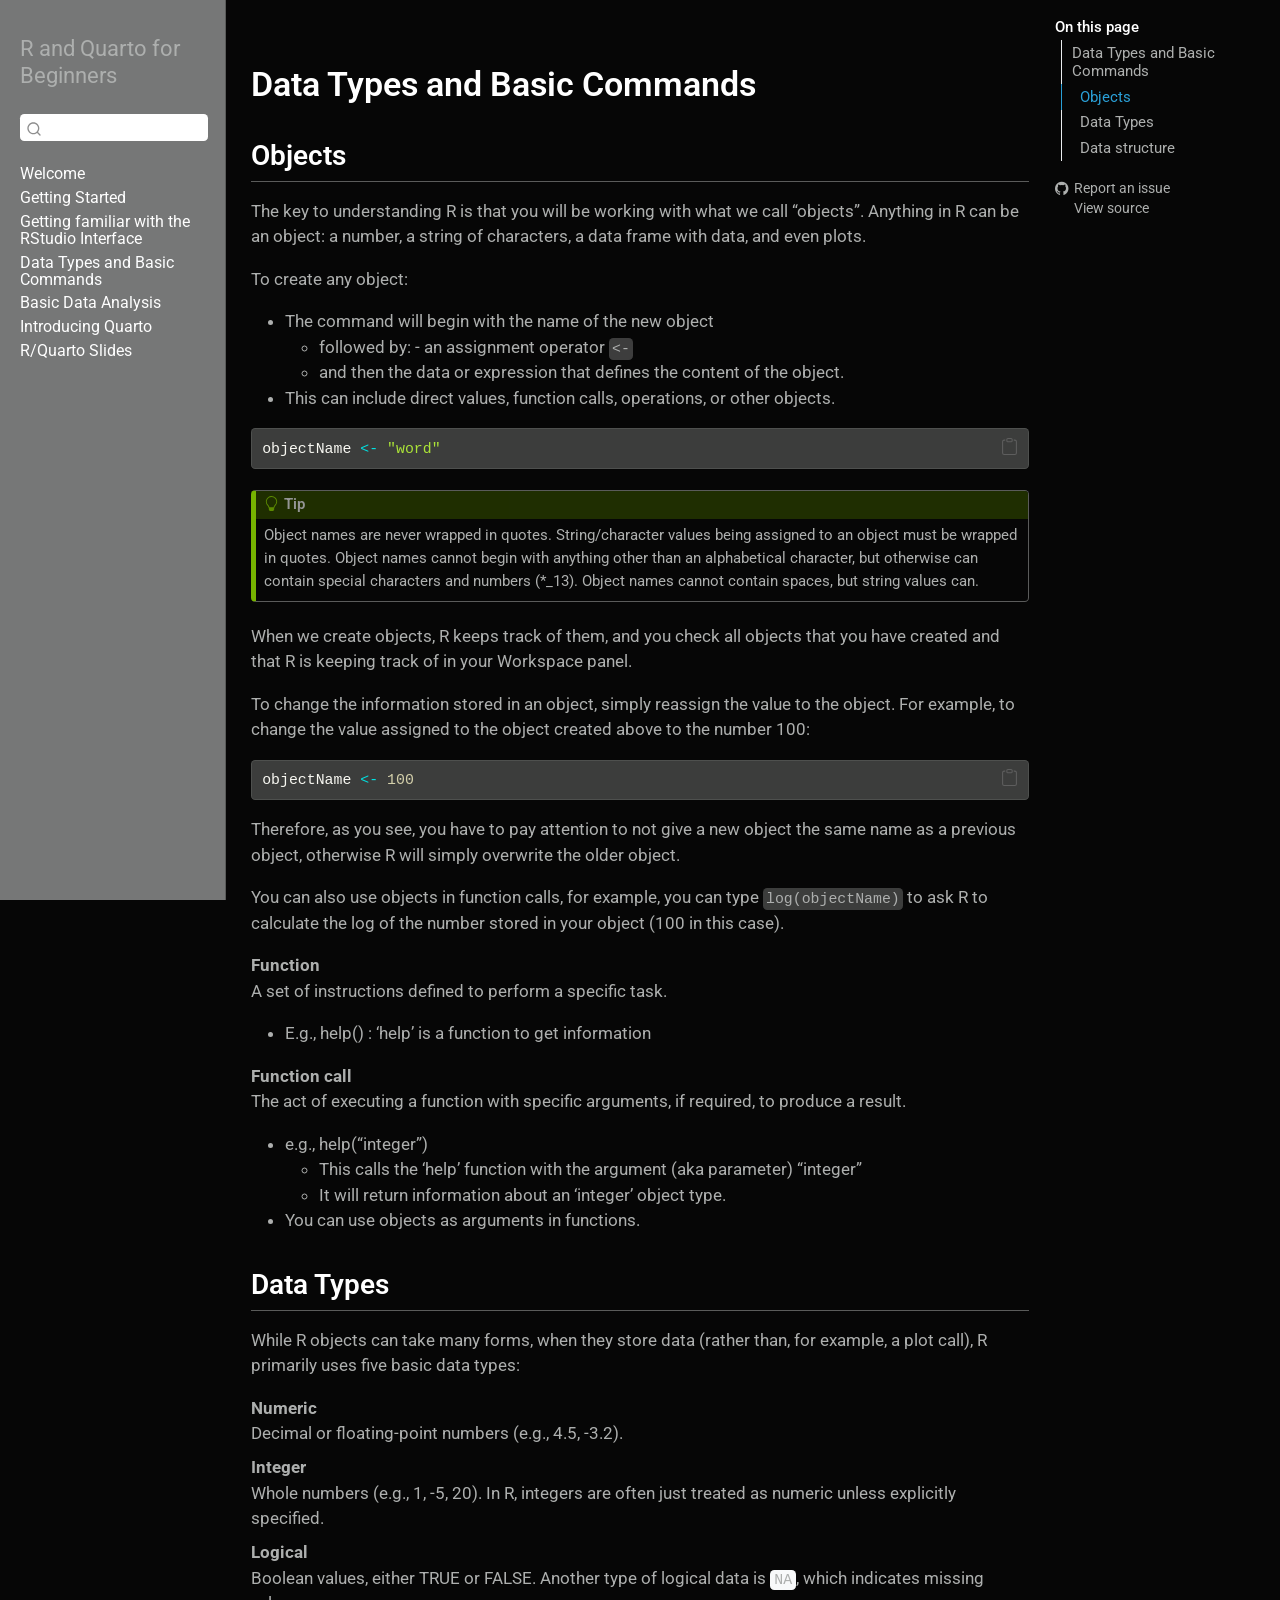
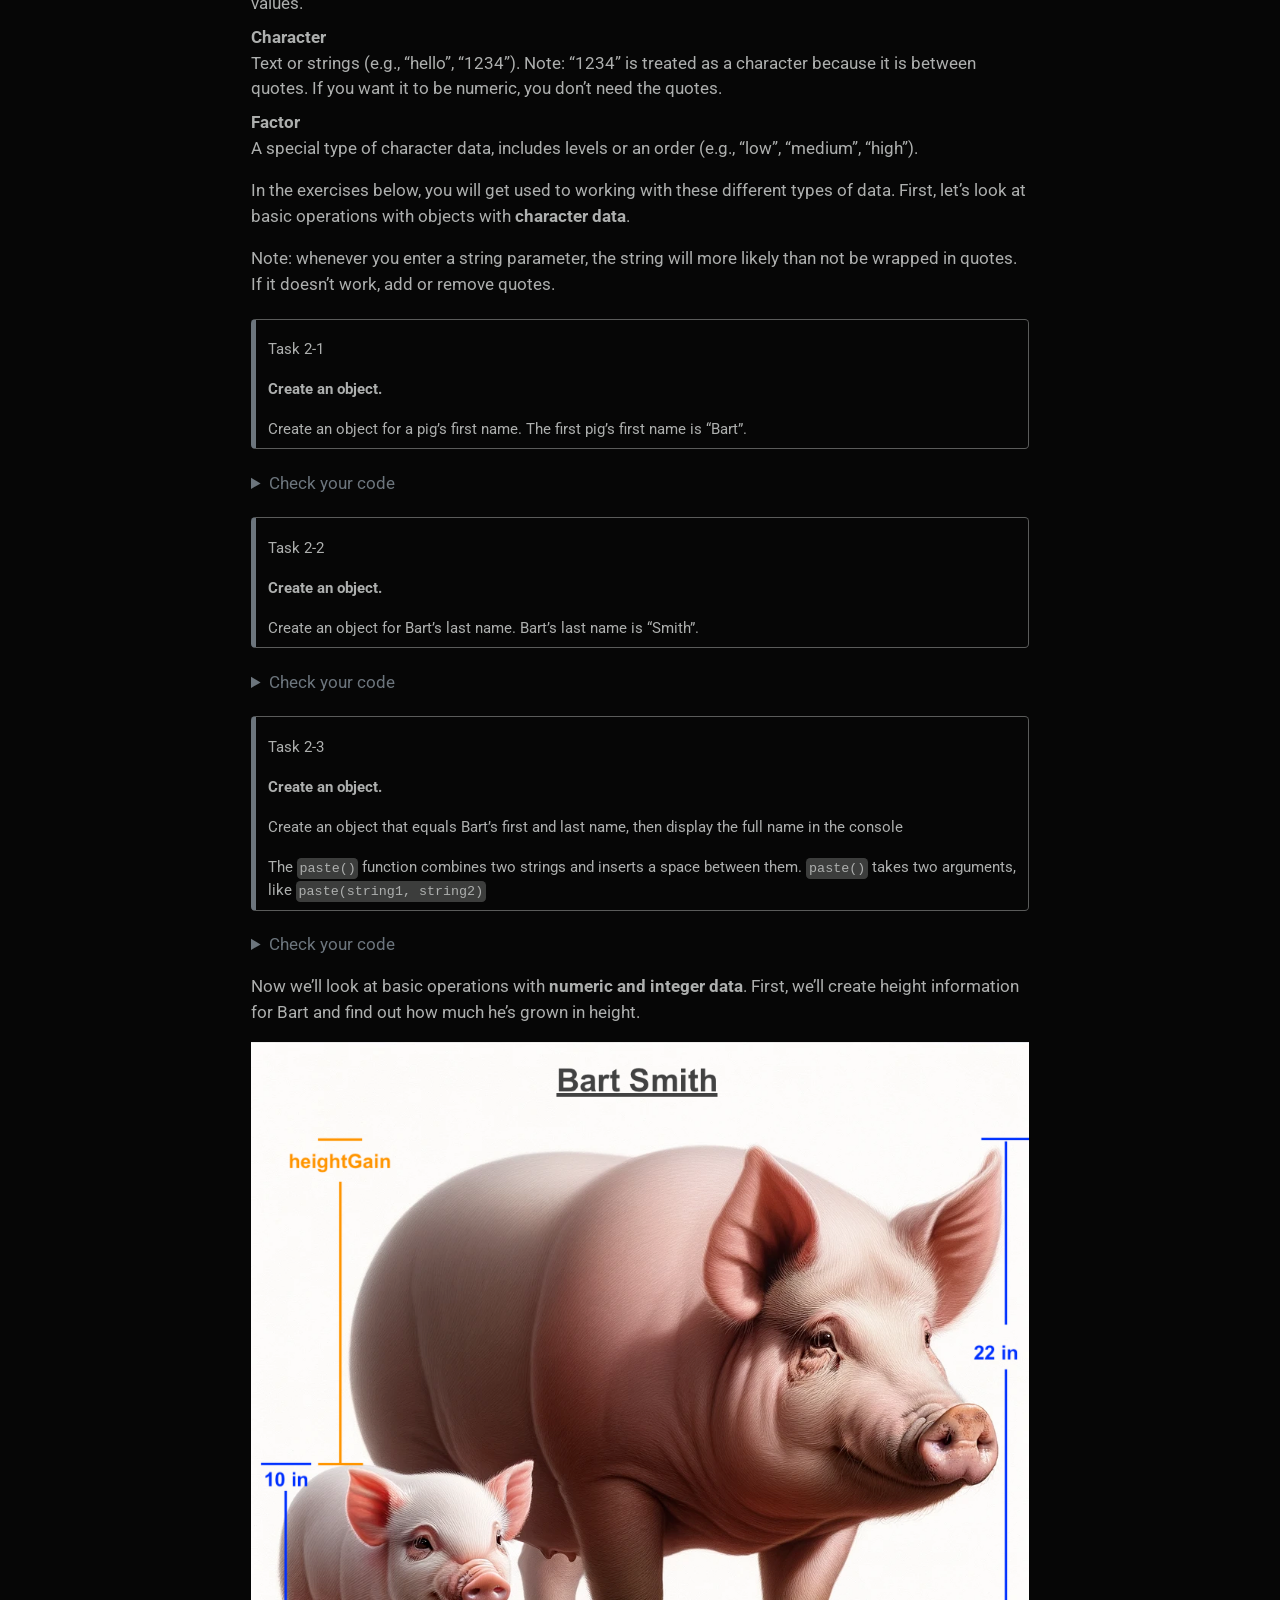
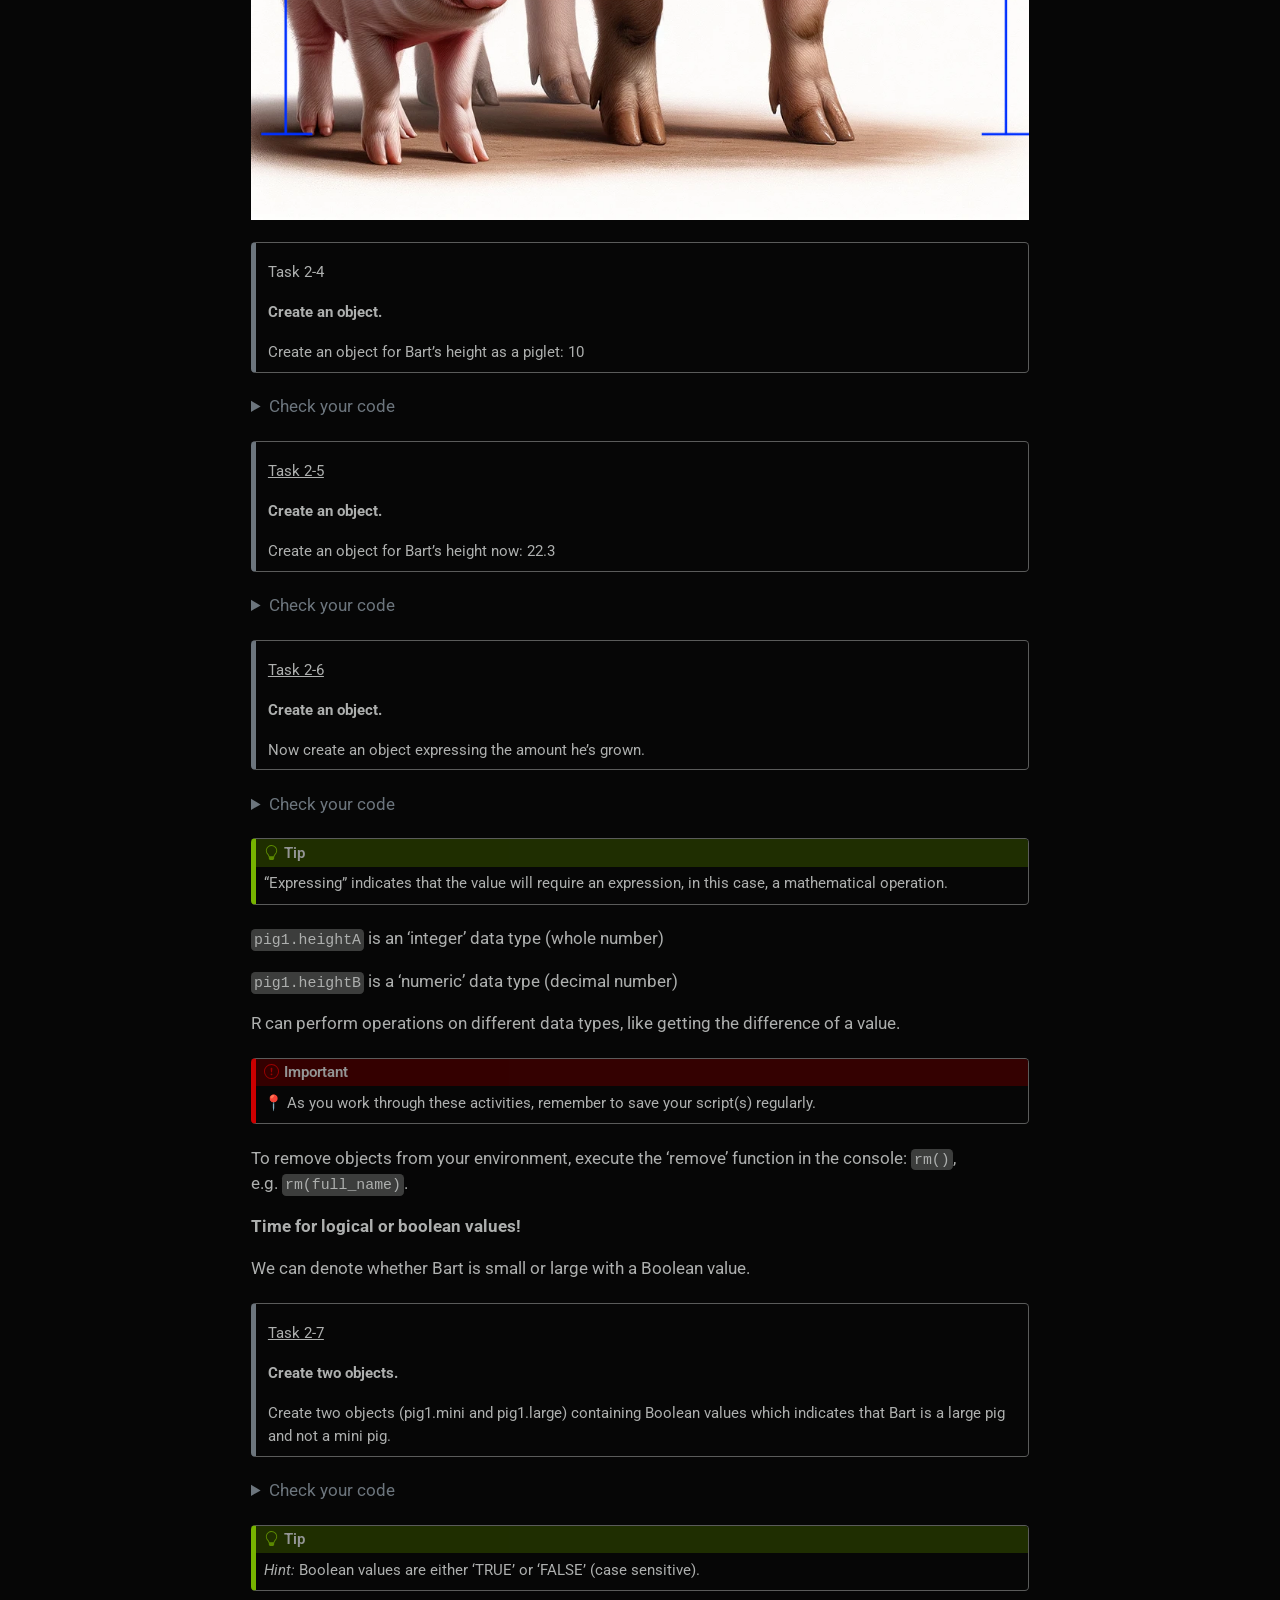
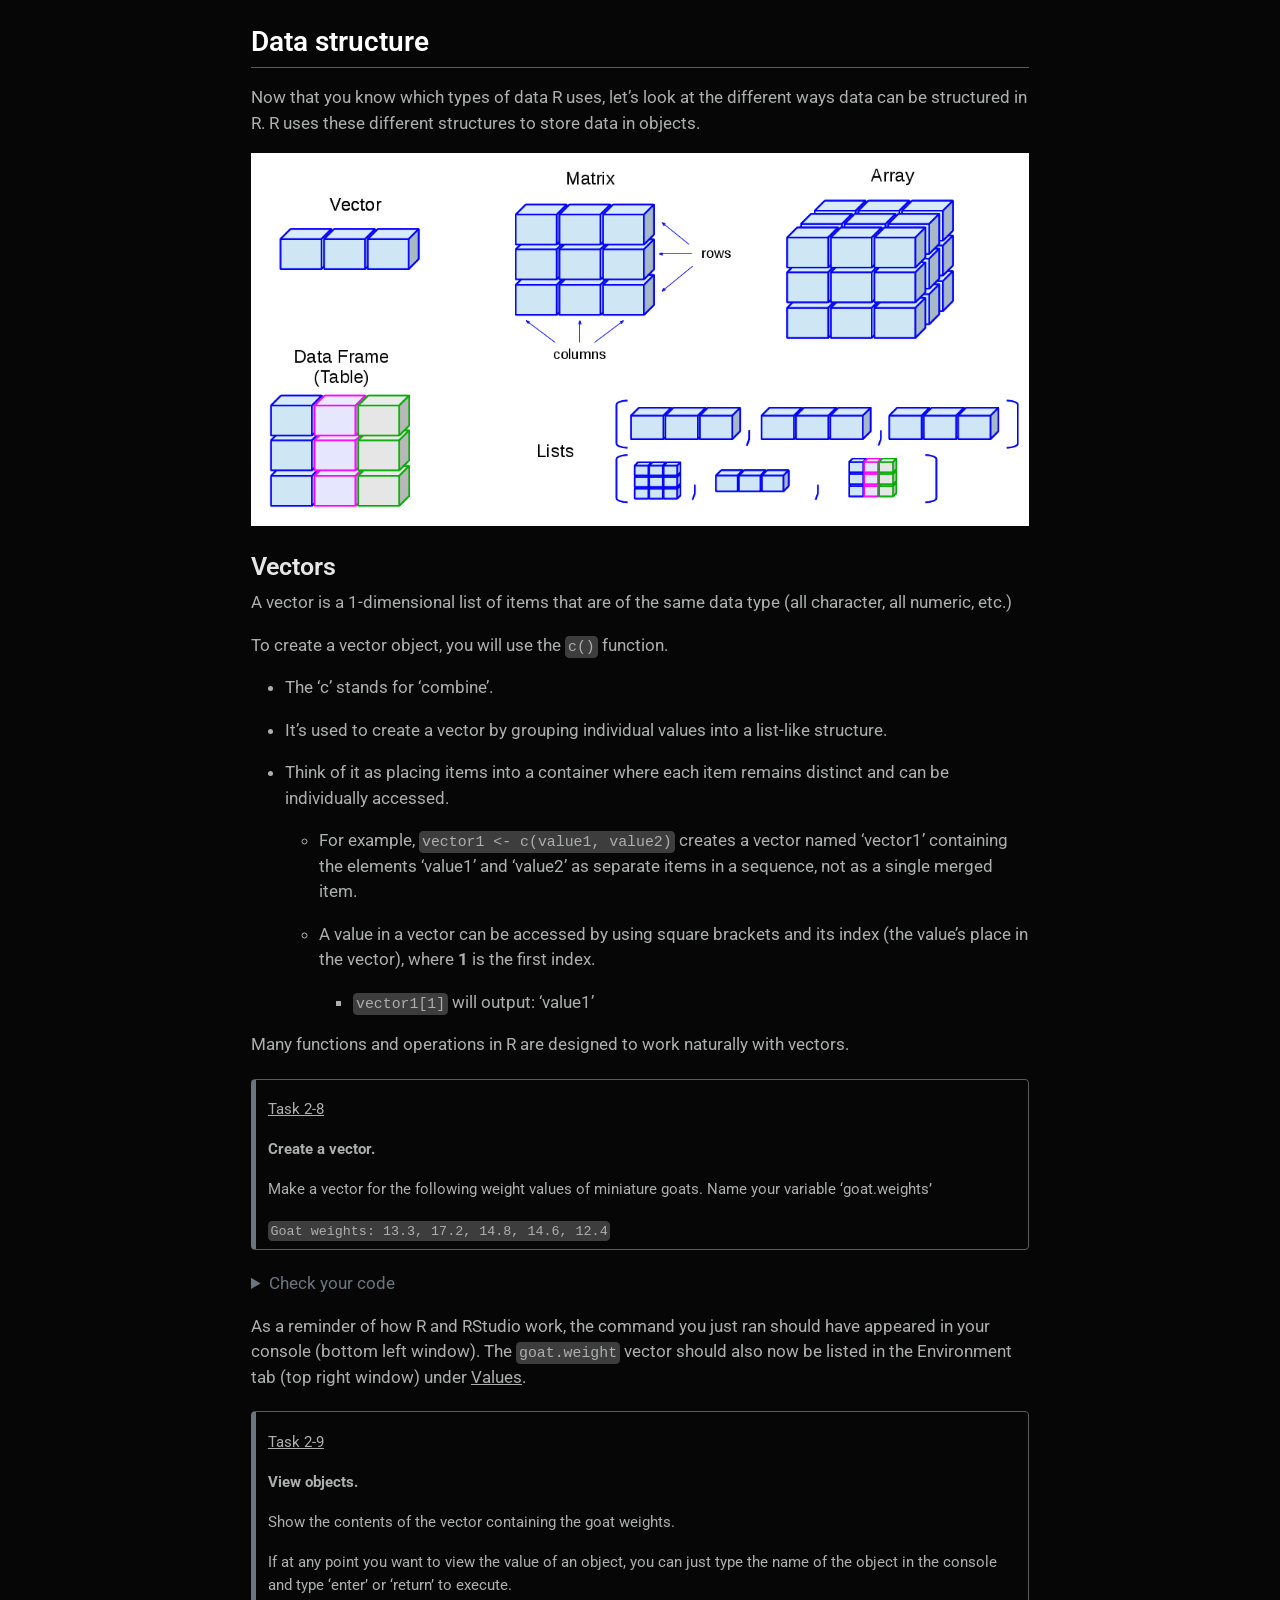
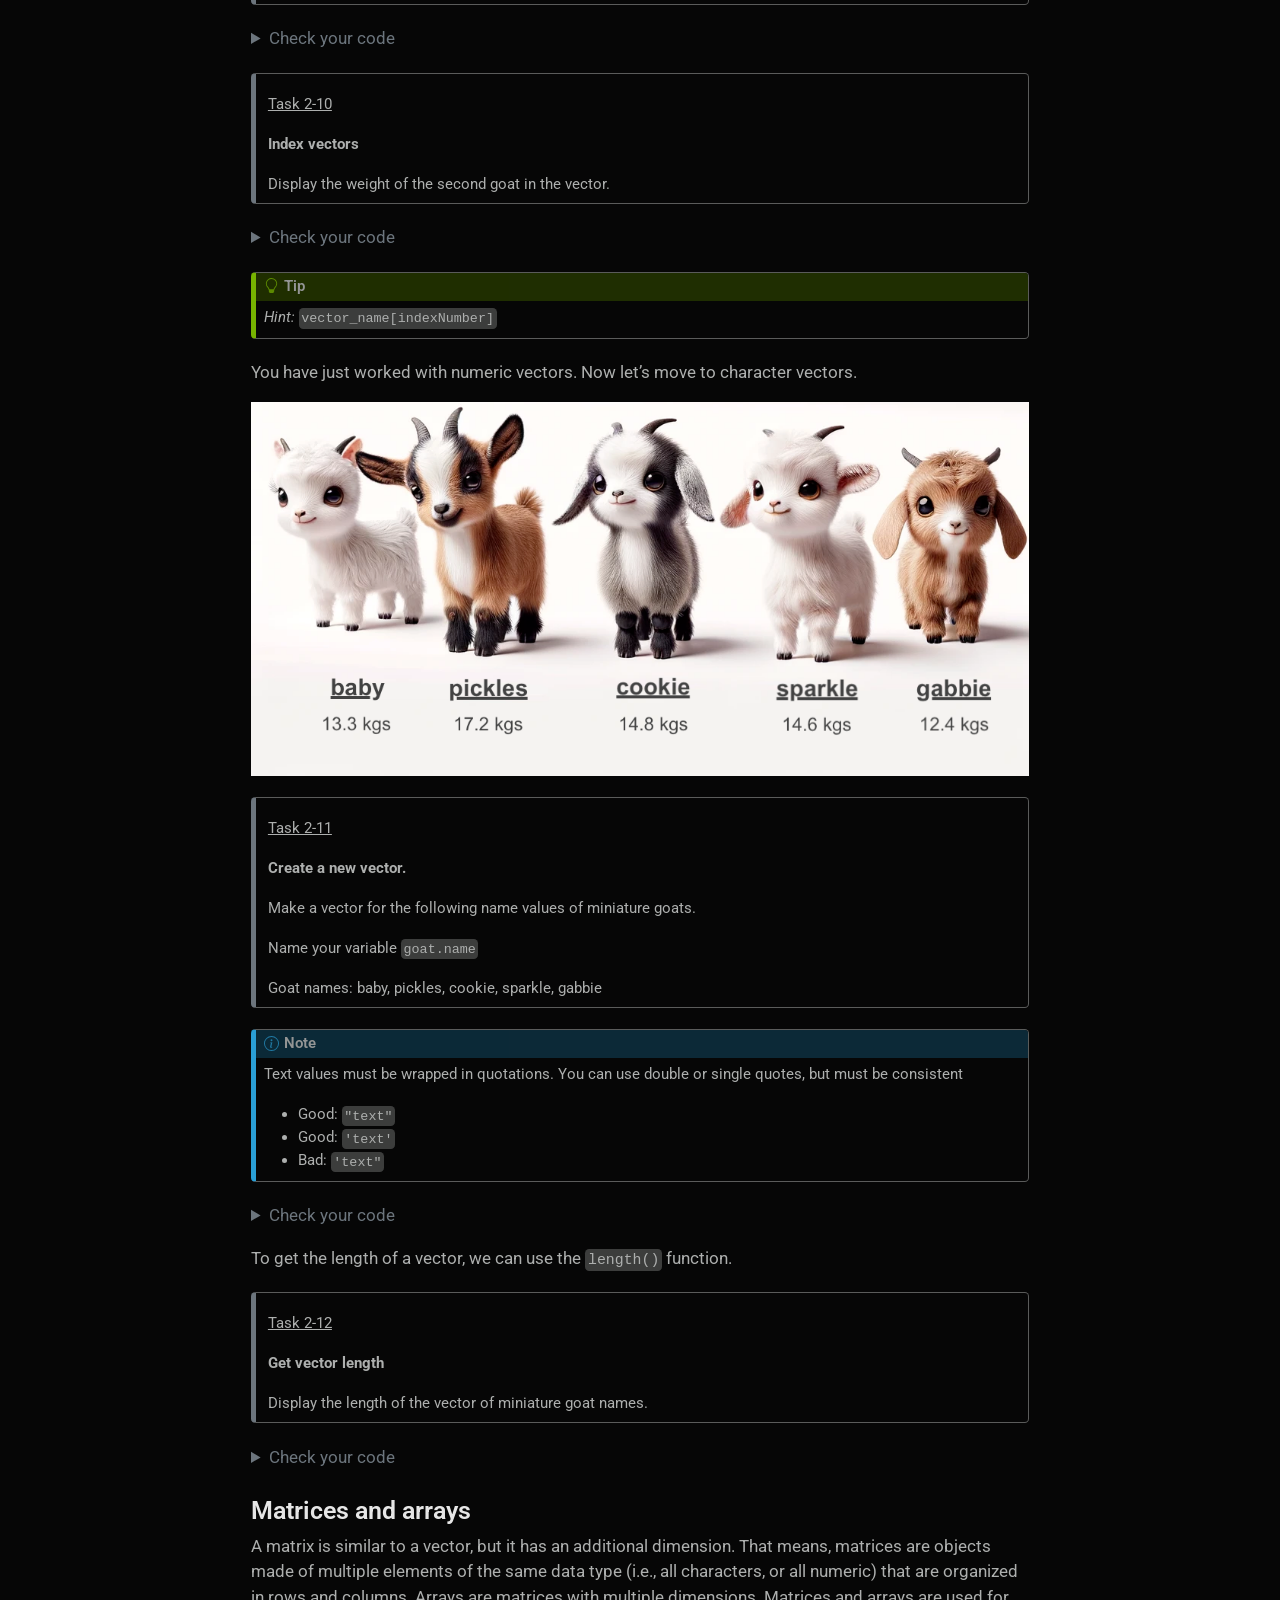
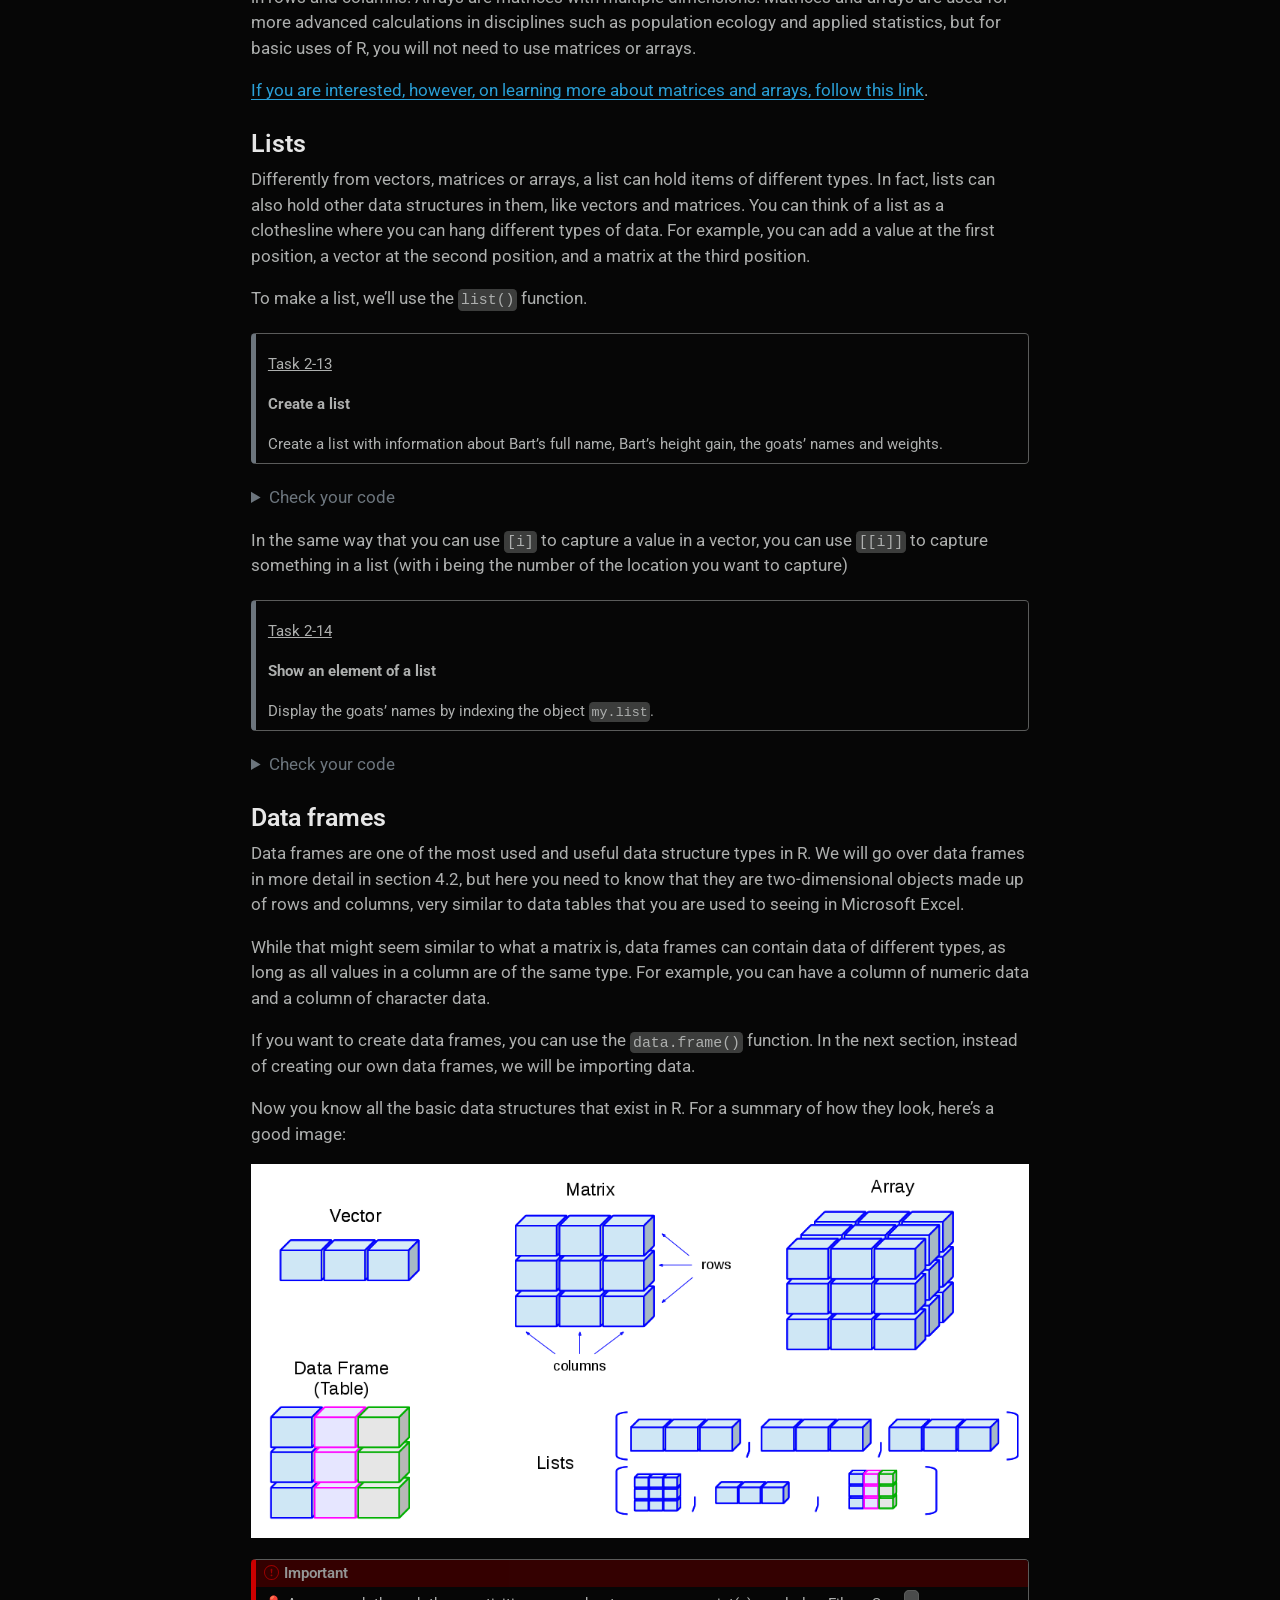
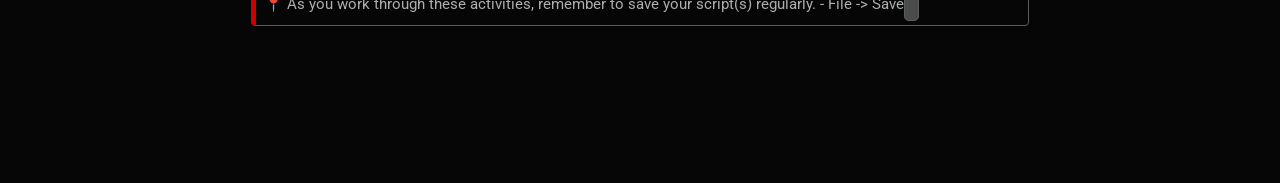
<file: docs/data-types-commands.html>
<!DOCTYPE html>
<html xmlns="http://www.w3.org/1999/xhtml" lang="en" xml:lang="en"><head>

<meta charset="utf-8">
<meta name="generator" content="quarto-1.8.27">

<meta name="viewport" content="width=device-width, initial-scale=1.0, user-scalable=yes">


<title>data-types-commands – R and Quarto for Beginners</title>
<style>
code{white-space: pre-wrap;}
span.smallcaps{font-variant: small-caps;}
div.columns{display: flex; gap: min(4vw, 1.5em);}
div.column{flex: auto; overflow-x: auto;}
div.hanging-indent{margin-left: 1.5em; text-indent: -1.5em;}
ul.task-list{list-style: none;}
ul.task-list li input[type="checkbox"] {
  width: 0.8em;
  margin: 0 0.8em 0.2em -1em; /* quarto-specific, see https://github.com/quarto-dev/quarto-cli/issues/4556 */ 
  vertical-align: middle;
}
/* CSS for syntax highlighting */
html { -webkit-text-size-adjust: 100%; }
pre > code.sourceCode { white-space: pre; position: relative; }
pre > code.sourceCode > span { display: inline-block; line-height: 1.25; }
pre > code.sourceCode > span:empty { height: 1.2em; }
.sourceCode { overflow: visible; }
code.sourceCode > span { color: inherit; text-decoration: inherit; }
div.sourceCode { margin: 1em 0; }
pre.sourceCode { margin: 0; }
@media screen {
div.sourceCode { overflow: auto; }
}
@media print {
pre > code.sourceCode { white-space: pre-wrap; }
pre > code.sourceCode > span { text-indent: -5em; padding-left: 5em; }
}
pre.numberSource code
  { counter-reset: source-line 0; }
pre.numberSource code > span
  { position: relative; left: -4em; counter-increment: source-line; }
pre.numberSource code > span > a:first-child::before
  { content: counter(source-line);
    position: relative; left: -1em; text-align: right; vertical-align: baseline;
    border: none; display: inline-block;
    -webkit-touch-callout: none; -webkit-user-select: none;
    -khtml-user-select: none; -moz-user-select: none;
    -ms-user-select: none; user-select: none;
    padding: 0 4px; width: 4em;
  }
pre.numberSource { margin-left: 3em;  padding-left: 4px; }
div.sourceCode
  {   }
@media screen {
pre > code.sourceCode > span > a:first-child::before { text-decoration: underline; }
}
</style>


<script src="site_libs/quarto-nav/quarto-nav.js"></script>
<script src="site_libs/quarto-nav/headroom.min.js"></script>
<script src="site_libs/clipboard/clipboard.min.js"></script>
<script src="site_libs/quarto-search/autocomplete.umd.js"></script>
<script src="site_libs/quarto-search/fuse.min.js"></script>
<script src="site_libs/quarto-search/quarto-search.js"></script>
<meta name="quarto:offset" content="./">
<link href="./assets/hanko.png" rel="icon" type="image/png">
<script src="site_libs/quarto-html/quarto.js" type="module"></script>
<script src="site_libs/quarto-html/tabsets/tabsets.js" type="module"></script>
<script src="site_libs/quarto-html/axe/axe-check.js" type="module"></script>
<script src="site_libs/quarto-html/popper.min.js"></script>
<script src="site_libs/quarto-html/tippy.umd.min.js"></script>
<script src="site_libs/quarto-html/anchor.min.js"></script>
<link href="site_libs/quarto-html/tippy.css" rel="stylesheet">
<link href="site_libs/quarto-html/quarto-syntax-highlighting-dark-4d9afe2b8d18ee9fa5d0d57b5ed4214d.css" rel="stylesheet" id="quarto-text-highlighting-styles">
<script src="site_libs/bootstrap/bootstrap.min.js"></script>
<link href="site_libs/bootstrap/bootstrap-icons.css" rel="stylesheet">
<link href="site_libs/bootstrap/bootstrap-29fb2d09a56b343671103f1445b1220d.min.css" rel="stylesheet" append-hash="true" id="quarto-bootstrap" data-mode="dark">
<script src="site_libs/quarto-contrib/kbd/kbd.js"></script>
<link href="site_libs/quarto-contrib/kbd/kbd.css" rel="stylesheet">
<script src="site_libs/quarto-contrib/glightbox/glightbox.min.js"></script>
<link href="site_libs/quarto-contrib/glightbox/glightbox.min.css" rel="stylesheet">
<link href="site_libs/quarto-contrib/glightbox/lightbox.css" rel="stylesheet">
<script id="quarto-search-options" type="application/json">{
  "location": "sidebar",
  "copy-button": false,
  "collapse-after": 3,
  "panel-placement": "start",
  "type": "textbox",
  "limit": 50,
  "keyboard-shortcut": [
    "f",
    "/",
    "s"
  ],
  "show-item-context": false,
  "language": {
    "search-no-results-text": "No results",
    "search-matching-documents-text": "matching documents",
    "search-copy-link-title": "Copy link to search",
    "search-hide-matches-text": "Hide additional matches",
    "search-more-match-text": "more match in this document",
    "search-more-matches-text": "more matches in this document",
    "search-clear-button-title": "Clear",
    "search-text-placeholder": "",
    "search-detached-cancel-button-title": "Cancel",
    "search-submit-button-title": "Submit",
    "search-label": "Search"
  }
}</script>
<script id="quarto-axe-checker-options" type="text/plain">dHJ1ZQ==</script>


<link rel="stylesheet" href="styles.css">
</head>

<body class="nav-sidebar docked quarto-light">

<div id="quarto-search-results"></div>
  <header id="quarto-header" class="headroom fixed-top">
  <nav class="quarto-secondary-nav">
    <div class="container-fluid d-flex">
      <button type="button" class="quarto-btn-toggle btn" data-bs-toggle="collapse" role="button" data-bs-target=".quarto-sidebar-collapse-item" aria-controls="quarto-sidebar" aria-expanded="false" aria-label="Toggle sidebar navigation" onclick="if (window.quartoToggleHeadroom) { window.quartoToggleHeadroom(); }">
        <i class="bi bi-layout-text-sidebar-reverse"></i>
      </button>
        <nav class="quarto-page-breadcrumbs" aria-label="breadcrumb"><ol class="breadcrumb"><li class="breadcrumb-item"><a href="./data-types-commands.html">Data Types and Basic Commands</a></li></ol></nav>
        <a class="flex-grow-1" role="navigation" data-bs-toggle="collapse" data-bs-target=".quarto-sidebar-collapse-item" aria-controls="quarto-sidebar" aria-expanded="false" aria-label="Toggle sidebar navigation" onclick="if (window.quartoToggleHeadroom) { window.quartoToggleHeadroom(); }">      
        </a>
      <button type="button" class="btn quarto-search-button" aria-label="Search" onclick="window.quartoOpenSearch();">
        <i class="bi bi-search"></i>
      </button>
    </div>
  </nav>
</header>
<!-- content -->
<div id="quarto-content" class="quarto-container page-columns page-rows-contents page-layout-article">
<!-- sidebar -->
  <nav id="quarto-sidebar" class="sidebar collapse collapse-horizontal quarto-sidebar-collapse-item sidebar-navigation docked overflow-auto">
    <div class="pt-lg-2 mt-2 text-left sidebar-header">
    <div class="sidebar-title mb-0 py-0">
      <a href="./">R and Quarto for Beginners</a> 
    </div>
      </div>
        <div class="mt-2 flex-shrink-0 align-items-center">
        <div class="sidebar-search">
        <div id="quarto-search" class="" title="Search"></div>
        </div>
        </div>
    <div class="sidebar-menu-container"> 
    <ul class="list-unstyled mt-1">
        <li class="sidebar-item">
  <div class="sidebar-item-container"> 
  <a href="./index.html" class="sidebar-item-text sidebar-link">
 <span class="menu-text">Welcome</span></a>
  </div>
</li>
        <li class="sidebar-item">
  <div class="sidebar-item-container"> 
  <a href="./getting-started.html" class="sidebar-item-text sidebar-link">
 <span class="menu-text">Getting Started</span></a>
  </div>
</li>
        <li class="sidebar-item">
  <div class="sidebar-item-container"> 
  <a href="./rstudio-interface.html" class="sidebar-item-text sidebar-link">
 <span class="menu-text">Getting familiar with the RStudio Interface</span></a>
  </div>
</li>
        <li class="sidebar-item">
  <div class="sidebar-item-container"> 
  <a href="./data-types-commands.html" class="sidebar-item-text sidebar-link active">
 <span class="menu-text">Data Types and Basic Commands</span></a>
  </div>
</li>
        <li class="sidebar-item">
  <div class="sidebar-item-container"> 
  <a href="./basic-analyses.html" class="sidebar-item-text sidebar-link">
 <span class="menu-text">Basic Data Analysis</span></a>
  </div>
</li>
        <li class="sidebar-item">
  <div class="sidebar-item-container"> 
  <a href="./quarto-intro.html" class="sidebar-item-text sidebar-link">
 <span class="menu-text">Introducing Quarto</span></a>
  </div>
</li>
        <li class="sidebar-item">
  <div class="sidebar-item-container"> 
  <a href="./slides.html" class="sidebar-item-text sidebar-link">
 <span class="menu-text">R/Quarto Slides</span></a>
  </div>
</li>
    </ul>
    </div>
</nav>
<div id="quarto-sidebar-glass" class="quarto-sidebar-collapse-item" data-bs-toggle="collapse" data-bs-target=".quarto-sidebar-collapse-item"></div>
<!-- margin-sidebar -->
    <div id="quarto-margin-sidebar" class="sidebar margin-sidebar">
        <nav id="TOC" role="doc-toc" class="toc-active">
    <h2 id="toc-title">On this page</h2>
   
  <ul>
  <li><a href="#data-types-and-basic-commands" id="toc-data-types-and-basic-commands" class="nav-link active" data-scroll-target="#data-types-and-basic-commands">Data Types and Basic Commands</a>
  <ul>
  <li><a href="#objects" id="toc-objects" class="nav-link" data-scroll-target="#objects">Objects</a></li>
  <li><a href="#data-types" id="toc-data-types" class="nav-link" data-scroll-target="#data-types">Data Types</a></li>
  <li><a href="#data-structure" id="toc-data-structure" class="nav-link" data-scroll-target="#data-structure">Data structure</a>
  <ul>
  <li><a href="#vectors" id="toc-vectors" class="nav-link" data-scroll-target="#vectors">Vectors</a></li>
  <li><a href="#matrices-and-arrays" id="toc-matrices-and-arrays" class="nav-link" data-scroll-target="#matrices-and-arrays">Matrices and arrays</a></li>
  <li><a href="#lists" id="toc-lists" class="nav-link" data-scroll-target="#lists">Lists</a></li>
  <li><a href="#data-frames" id="toc-data-frames" class="nav-link" data-scroll-target="#data-frames">Data frames</a></li>
  </ul></li>
  </ul></li>
  </ul>
<div class="toc-actions"><ul><li><a href="https://github.com/cmadland/r-quarto-intro/issues/new" class="toc-action"><i class="bi bi-github"></i>Report an issue</a></li><li><a href="https://github.com/cmadland/r-quarto-intro/blob/main/data-types-commands.qmd" class="toc-action"><i class="bi empty"></i>View source</a></li></ul></div></nav>
    </div>
<!-- main -->
<main class="content" id="quarto-document-content"><header id="title-block-header" class="quarto-title-block"></header>




<section id="data-types-and-basic-commands" class="level1">
<h1>Data Types and Basic Commands</h1>
<section id="objects" class="level2">
<h2 class="anchored" data-anchor-id="objects">Objects</h2>
<p>The key to understanding R is that you will be working with what we call “objects”. Anything in R can be an object: a number, a string of characters, a data frame with data, and even plots.</p>
<p>To create any object:</p>
<ul>
<li>The command will begin with the name of the new object
<ul>
<li>followed by: - an assignment operator <code>&lt;-</code><br>
</li>
<li>and then the data or expression that defines the content of the object.<br>
</li>
</ul></li>
<li>This can include direct values, function calls, operations, or other objects.</li>
</ul>
<div class="code-copy-outer-scaffold"><div class="sourceCode" id="cb1"><pre class="sourceCode r code-with-copy"><code class="sourceCode r"><span id="cb1-1"><a href="#cb1-1" aria-hidden="true" tabindex="-1"></a>objectName <span class="ot">&lt;-</span> <span class="st">"word"</span></span></code></pre></div><button title="Copy to Clipboard" class="code-copy-button"><i class="bi"></i></button></div>
<div class="callout callout-style-default callout-tip callout-titled">
<div class="callout-header d-flex align-content-center">
<div class="callout-icon-container">
<i class="callout-icon"></i>
</div>
<div class="callout-title-container flex-fill">
Tip
</div>
</div>
<div class="callout-body-container callout-body">
<p>Object names are never wrapped in quotes. String/character values being assigned to an object must be wrapped in quotes. Object names cannot begin with anything other than an alphabetical character, but otherwise can contain special characters and numbers (*_13). Object names cannot contain spaces, but string values can.</p>
</div>
</div>
<p>When we create objects, R keeps track of them, and you check all objects that you have created and that R is keeping track of in your Workspace panel.</p>
<p>To change the information stored in an object, simply reassign the value to the object. For example, to change the value assigned to the object created above to the number 100:</p>
<div class="code-copy-outer-scaffold"><div class="sourceCode" id="cb2"><pre class="sourceCode r code-with-copy"><code class="sourceCode r"><span id="cb2-1"><a href="#cb2-1" aria-hidden="true" tabindex="-1"></a>objectName <span class="ot">&lt;-</span> <span class="dv">100</span></span></code></pre></div><button title="Copy to Clipboard" class="code-copy-button"><i class="bi"></i></button></div>
<p>Therefore, as you see, you have to pay attention to not give a new object the same name as a previous object, otherwise R will simply overwrite the older object.</p>
<p>You can also use objects in function calls, for example, you can type <code>log(objectName)</code> to ask R to calculate the log of the number stored in your object (100 in this case).</p>
<dl>
<dt>Function</dt>
<dd>
A set of instructions defined to perform a specific task.
</dd>
</dl>
<ul>
<li>E.g., help() : ‘help’ is a function to get information</li>
</ul>
<dl>
<dt>Function call</dt>
<dd>
The act of executing a function with specific arguments, if required, to produce a result.
</dd>
</dl>
<ul>
<li>e.g., help(“integer”)
<ul>
<li>This calls the ‘help’ function with the argument (aka parameter) “integer”</li>
<li>It will return information about an ‘integer’ object type.</li>
</ul></li>
<li>You can use objects as arguments in functions.</li>
</ul>
</section>
<section id="data-types" class="level2">
<h2 class="anchored" data-anchor-id="data-types">Data Types</h2>
<p>While R objects can take many forms, when they store data (rather than, for example, a plot call), R primarily uses five basic data types:</p>
<dl>
<dt>Numeric</dt>
<dd>
Decimal or floating-point numbers (e.g., 4.5, -3.2).
</dd>
<dt>Integer</dt>
<dd>
Whole numbers (e.g., 1, -5, 20). In R, integers are often just treated as numeric unless explicitly specified.
</dd>
<dt>Logical</dt>
<dd>
Boolean values, either TRUE or FALSE. Another type of logical data is <code>NA</code>, which indicates missing values.
</dd>
<dt>Character</dt>
<dd>
Text or strings (e.g., “hello”, “1234”). Note: “1234” is treated as a character because it is between quotes. If you want it to be numeric, you don’t need the quotes.
</dd>
<dt>Factor</dt>
<dd>
A special type of character data, includes levels or an order (e.g., “low”, “medium”, “high”).
</dd>
</dl>
<p>In the exercises below, you will get used to working with these different types of data. First, let’s look at basic operations with objects with <strong>character data</strong>.</p>
<p>Note: whenever you enter a string parameter, the string will more likely than not be wrapped in quotes. If it doesn’t work, add or remove quotes.</p>
<div class="callout callout-style-simple callout-none no-icon">
<div class="callout-body d-flex">
<div class="callout-icon-container">
<i class="callout-icon no-icon"></i>
</div>
<div class="callout-body-container">
<p>Task 2-1</p>
<p><strong>Create an object.</strong></p>
<p>Create an object for a pig’s first name. The first pig’s first name is “Bart”.</p>
</div>
</div>
</div>
<details>
<summary>
Check your code
</summary>
<div class="code-copy-outer-scaffold"><div class="sourceCode" id="cb3"><pre class="sourceCode r code-with-copy"><code class="sourceCode r"><span id="cb3-1"><a href="#cb3-1" aria-hidden="true" tabindex="-1"></a><span class="co"># Assign the first name 'Bart' to the first pig (pig1)</span></span>
<span id="cb3-2"><a href="#cb3-2" aria-hidden="true" tabindex="-1"></a>pig1.first_name <span class="ot">&lt;-</span> <span class="st">"Bart"</span></span></code></pre></div><button title="Copy to Clipboard" class="code-copy-button"><i class="bi"></i></button></div>
<div class="callout callout-style-default callout-note callout-titled">
<div class="callout-header d-flex align-content-center">
<div class="callout-icon-container">
<i class="callout-icon"></i>
</div>
<div class="callout-title-container flex-fill">
Note
</div>
</div>
<div class="callout-body-container callout-body">
<p>You might have created an object with a different name, which is completely okay (as long as it is an understandable name; remember the best practices for naming objects from the previous section). However, we will continue using the object <code>pig1.first_name</code> for this activity, so you might want to use the same name to make it easier to follow.</p>
</div>
</div>
</details>
<div class="callout callout-style-simple callout-none no-icon">
<div class="callout-body d-flex">
<div class="callout-icon-container">
<i class="callout-icon no-icon"></i>
</div>
<div class="callout-body-container">
<p>Task 2-2</p>
<p><strong>Create an object.</strong></p>
<p>Create an object for Bart’s last name. Bart’s last name is “Smith”.</p>
</div>
</div>
</div>
<details>
<summary>
Check your code
</summary>
<div class="code-copy-outer-scaffold"><div class="sourceCode" id="cb4"><pre class="sourceCode r code-with-copy"><code class="sourceCode r"><span id="cb4-1"><a href="#cb4-1" aria-hidden="true" tabindex="-1"></a><span class="co"># Assign the last name 'Smith' to the first pig (pig1)</span></span>
<span id="cb4-2"><a href="#cb4-2" aria-hidden="true" tabindex="-1"></a>pig1.last_name <span class="ot">&lt;-</span> <span class="st">"Smith"</span></span></code></pre></div><button title="Copy to Clipboard" class="code-copy-button"><i class="bi"></i></button></div>
</details>
<div class="callout callout-style-simple callout-none no-icon">
<div class="callout-body d-flex">
<div class="callout-icon-container">
<i class="callout-icon no-icon"></i>
</div>
<div class="callout-body-container">
<p>Task 2-3</p>
<p><strong>Create an object.</strong></p>
<p>Create an object that equals Bart’s first and last name, then display the full name in the console</p>
<p>The <code>paste()</code> function combines two strings and inserts a space between them. <code>paste()</code> takes two arguments, like <code>paste(string1, string2)</code></p>
</div>
</div>
</div>
<details>
<summary>
Check your code
</summary>
<div class="code-copy-outer-scaffold"><div class="sourceCode" id="cb5"><pre class="sourceCode r code-with-copy"><code class="sourceCode r"><span id="cb5-1"><a href="#cb5-1" aria-hidden="true" tabindex="-1"></a><span class="co"># Concatenate the first pig's (pig1) first ('Bart') and last name ('Smith')</span></span>
<span id="cb5-2"><a href="#cb5-2" aria-hidden="true" tabindex="-1"></a>pig1.full_name <span class="ot">&lt;-</span> <span class="fu">paste</span>(pig1.first_name, pig1.last_name)</span>
<span id="cb5-3"><a href="#cb5-3" aria-hidden="true" tabindex="-1"></a></span>
<span id="cb5-4"><a href="#cb5-4" aria-hidden="true" tabindex="-1"></a><span class="co"># After pig1.full_name has been created, print (display) Bart’s full name...</span></span>
<span id="cb5-5"><a href="#cb5-5" aria-hidden="true" tabindex="-1"></a>pig1.full_name</span></code></pre></div><button title="Copy to Clipboard" class="code-copy-button"><i class="bi"></i></button></div>
<pre><code>## [1] "Bart Smith"</code></pre>
</details>
<p>Now we’ll look at basic operations with <strong>numeric and integer data</strong>. First, we’ll create height information for Bart and find out how much he’s grown in height.</p>
<p><a href="assets/rstudio-basics-Bart.png" class="lightbox" data-gallery="quarto-lightbox-gallery-1"><img src="assets/rstudio-basics-Bart.png" class="img-fluid" alt="Bart as a piglet and adult"></a></p>
<div class="callout callout-style-simple callout-none no-icon">
<div class="callout-body d-flex">
<div class="callout-icon-container">
<i class="callout-icon no-icon"></i>
</div>
<div class="callout-body-container">
<p>Task 2-4</p>
<p><strong>Create an object.</strong></p>
<p>Create an object for Bart’s height as a piglet: 10</p>
</div>
</div>
</div>
<details>
<summary>
Check your code
</summary>
<div class="code-copy-outer-scaffold"><div class="sourceCode" id="cb7"><pre class="sourceCode r code-with-copy"><code class="sourceCode r"><span id="cb7-1"><a href="#cb7-1" aria-hidden="true" tabindex="-1"></a><span class="co"># Assign the value of Bart’s piglet height</span></span>
<span id="cb7-2"><a href="#cb7-2" aria-hidden="true" tabindex="-1"></a>pig1.heightA <span class="ot">&lt;-</span> <span class="dv">10</span></span></code></pre></div><button title="Copy to Clipboard" class="code-copy-button"><i class="bi"></i></button></div>
</details>
<div class="callout callout-style-simple callout-none no-icon">
<div class="callout-body d-flex">
<div class="callout-icon-container">
<i class="callout-icon no-icon"></i>
</div>
<div class="callout-body-container">
<p><u>Task 2-5</u></p>
<p><strong>Create an object.</strong></p>
<p>Create an object for Bart’s height now: 22.3</p>
</div>
</div>
</div>
<details>
<summary>
Check your code
</summary>
<div class="code-copy-outer-scaffold"><div class="sourceCode" id="cb8"><pre class="sourceCode r code-with-copy"><code class="sourceCode r"><span id="cb8-1"><a href="#cb8-1" aria-hidden="true" tabindex="-1"></a><span class="co"># Assign the value of Bart's current height</span></span>
<span id="cb8-2"><a href="#cb8-2" aria-hidden="true" tabindex="-1"></a>pig1.heightB <span class="ot">&lt;-</span> <span class="fl">22.3</span></span></code></pre></div><button title="Copy to Clipboard" class="code-copy-button"><i class="bi"></i></button></div>
</details>
<div class="callout callout-style-simple callout-none no-icon">
<div class="callout-body d-flex">
<div class="callout-icon-container">
<i class="callout-icon no-icon"></i>
</div>
<div class="callout-body-container">
<p><u>Task 2-6</u></p>
<p><strong>Create an object.</strong></p>
<p>Now create an object expressing the amount he’s grown.</p>
</div>
</div>
</div>
<details>
<summary>
Check your code
</summary>
<div class="code-copy-outer-scaffold"><div class="sourceCode" id="cb9"><pre class="sourceCode r code-with-copy"><code class="sourceCode r"><span id="cb9-1"><a href="#cb9-1" aria-hidden="true" tabindex="-1"></a><span class="co"># Find the difference in height using the expression: 'heightB - heightA' </span></span>
<span id="cb9-2"><a href="#cb9-2" aria-hidden="true" tabindex="-1"></a><span class="co"># using the subtraction operator. </span></span>
<span id="cb9-3"><a href="#cb9-3" aria-hidden="true" tabindex="-1"></a>pig1.heightGain <span class="ot">&lt;-</span> pig1.heightB <span class="sc">-</span> pig1.heightA</span>
<span id="cb9-4"><a href="#cb9-4" aria-hidden="true" tabindex="-1"></a></span>
<span id="cb9-5"><a href="#cb9-5" aria-hidden="true" tabindex="-1"></a><span class="co"># after pig1.heightGain has been created, print (display) the value of pig.heightGain...</span></span>
<span id="cb9-6"><a href="#cb9-6" aria-hidden="true" tabindex="-1"></a></span>
<span id="cb9-7"><a href="#cb9-7" aria-hidden="true" tabindex="-1"></a>pig1.heightGain</span></code></pre></div><button title="Copy to Clipboard" class="code-copy-button"><i class="bi"></i></button></div>
<pre><code>## [1] 12.3</code></pre>
</details>
<div class="callout callout-style-default callout-tip callout-titled">
<div class="callout-header d-flex align-content-center">
<div class="callout-icon-container">
<i class="callout-icon"></i>
</div>
<div class="callout-title-container flex-fill">
Tip
</div>
</div>
<div class="callout-body-container callout-body">
<p>“Expressing” indicates that the value will require an expression, in this case, a mathematical operation.</p>
</div>
</div>
<p><code>pig1.heightA</code> is an ‘integer’ data type (whole number)</p>
<p><code>pig1.heightB</code> is a ‘numeric’ data type (decimal number)</p>
<p>R can perform operations on different data types, like getting the difference of a value.</p>
<div class="callout callout-style-default callout-important callout-titled">
<div class="callout-header d-flex align-content-center">
<div class="callout-icon-container">
<i class="callout-icon"></i>
</div>
<div class="callout-title-container flex-fill">
Important
</div>
</div>
<div class="callout-body-container callout-body">
<p>📍 As you work through these activities, remember to save your script(s) regularly.</p>
</div>
</div>
<p>To remove objects from your environment, execute the ‘remove’ function in the console: <code>rm()</code>, e.g.&nbsp;<code>rm(full_name)</code>.</p>
<p><strong>Time for logical or boolean values!</strong></p>
<p>We can denote whether Bart is small or large with a Boolean value.</p>
<div class="callout callout-style-simple callout-none no-icon">
<div class="callout-body d-flex">
<div class="callout-icon-container">
<i class="callout-icon no-icon"></i>
</div>
<div class="callout-body-container">
<p><u>Task 2-7</u></p>
<p><strong>Create two objects.</strong></p>
<p>Create two objects (pig1.mini and pig1.large) containing Boolean values which indicates that Bart is a large pig and not a mini pig.</p>
</div>
</div>
</div>
<details>
<summary>
Check your code
</summary>
<div class="code-copy-outer-scaffold"><div class="sourceCode" id="cb11"><pre class="sourceCode r code-with-copy"><code class="sourceCode r"><span id="cb11-1"><a href="#cb11-1" aria-hidden="true" tabindex="-1"></a>pig1.mini <span class="ot">&lt;-</span> <span class="cn">FALSE</span></span>
<span id="cb11-2"><a href="#cb11-2" aria-hidden="true" tabindex="-1"></a></span>
<span id="cb11-3"><a href="#cb11-3" aria-hidden="true" tabindex="-1"></a>pig1.large <span class="ot">&lt;-</span> <span class="cn">TRUE</span></span></code></pre></div><button title="Copy to Clipboard" class="code-copy-button"><i class="bi"></i></button></div>
</details>
<div class="callout callout-style-default callout-tip callout-titled">
<div class="callout-header d-flex align-content-center">
<div class="callout-icon-container">
<i class="callout-icon"></i>
</div>
<div class="callout-title-container flex-fill">
Tip
</div>
</div>
<div class="callout-body-container callout-body">
<p><em>Hint:</em> Boolean values are either ‘TRUE’ or ‘FALSE’ (case sensitive).</p>
</div>
</div>
</section>
<section id="data-structure" class="level2">
<h2 class="anchored" data-anchor-id="data-structure">Data structure</h2>
<p>Now that you know which types of data R uses, let’s look at the different ways data can be structured in R. R uses these different structures to store data in objects.</p>
<p><a href="assets/rstudio-basics-data-structures.png" class="lightbox" data-gallery="quarto-lightbox-gallery-2"><img src="assets/rstudio-basics-data-structures.png" class="img-fluid" alt="Data types in R"></a></p>
<section id="vectors" class="level3">
<h3 class="anchored" data-anchor-id="vectors">Vectors</h3>
<p>A vector is a 1-dimensional list of items that are of the same data type (all character, all numeric, etc.)</p>
<p>To create a vector object, you will use the <code>c()</code> function.</p>
<ul>
<li><p>The ‘c’ stands for ‘combine’.</p></li>
<li><p>It’s used to create a vector by grouping individual values into a list-like structure.</p></li>
<li><p>Think of it as placing items into a container where each item remains distinct and can be individually accessed.</p>
<ul>
<li><p>For example, <code>vector1 &lt;- c(value1, value2)</code> creates a vector named ‘vector1’ containing the elements ‘value1’ and ‘value2’ as separate items in a sequence, not as a single merged item.</p></li>
<li><p>A value in a vector can be accessed by using square brackets and its index (the value’s place in the vector), where <strong>1</strong> is the first index.</p>
<ul>
<li><code>vector1[1]</code> will output: ‘value1’</li>
</ul></li>
</ul></li>
</ul>
<p>Many functions and operations in R are designed to work naturally with vectors.</p>
<div class="callout callout-style-simple callout-none no-icon">
<div class="callout-body d-flex">
<div class="callout-icon-container">
<i class="callout-icon no-icon"></i>
</div>
<div class="callout-body-container">
<p><u>Task 2-8</u></p>
<p><strong>Create a vector.</strong></p>
<p>Make a vector for the following weight values of miniature goats. Name your variable ‘goat.weights’</p>
<p><code>Goat weights: 13.3, 17.2, 14.8, 14.6, 12.4</code></p>
</div>
</div>
</div>
<details>
<summary>
Check your code
</summary>
<div class="code-copy-outer-scaffold"><div class="sourceCode" id="cb12"><pre class="sourceCode r code-with-copy"><code class="sourceCode r"><span id="cb12-1"><a href="#cb12-1" aria-hidden="true" tabindex="-1"></a><span class="co"># The period between 'goat' and 'weight' has no special purpose. </span></span>
<span id="cb12-2"><a href="#cb12-2" aria-hidden="true" tabindex="-1"></a><span class="co"># It only shows the person reading the code that 'weights' is information that pertains to the goats</span></span>
<span id="cb12-3"><a href="#cb12-3" aria-hidden="true" tabindex="-1"></a>goat.weights <span class="ot">&lt;-</span> <span class="fu">c</span>(<span class="fl">13.3</span>, <span class="fl">17.2</span>, <span class="fl">14.8</span>, <span class="fl">14.6</span>, <span class="fl">12.4</span>)</span></code></pre></div><button title="Copy to Clipboard" class="code-copy-button"><i class="bi"></i></button></div>
</details>
<p>As a reminder of how R and RStudio work, the command you just ran should have appeared in your console (bottom left window). The <code>goat.weight</code> vector should also now be listed in the Environment tab (top right window) under <u>Values</u>.</p>
<div class="callout callout-style-simple callout-none no-icon">
<div class="callout-body d-flex">
<div class="callout-icon-container">
<i class="callout-icon no-icon"></i>
</div>
<div class="callout-body-container">
<p><u>Task 2-9</u></p>
<p><strong>View objects.</strong></p>
<p>Show the contents of the vector containing the goat weights.</p>
<p>If at any point you want to view the value of an object, you can just type the name of the object in the console and type ‘enter’ or ‘return’ to execute.</p>
</div>
</div>
</div>
<details>
<summary>
Check your code
</summary>
<div class="code-copy-outer-scaffold"><div class="sourceCode" id="cb13"><pre class="sourceCode r code-with-copy"><code class="sourceCode r"><span id="cb13-1"><a href="#cb13-1" aria-hidden="true" tabindex="-1"></a>goat.weights</span></code></pre></div><button title="Copy to Clipboard" class="code-copy-button"><i class="bi"></i></button></div>
<pre><code>## [1] 13.3 17.2 14.8 14.6 12.4</code></pre>
</details>
<div class="callout callout-style-simple callout-none no-icon">
<div class="callout-body d-flex">
<div class="callout-icon-container">
<i class="callout-icon no-icon"></i>
</div>
<div class="callout-body-container">
<p><u>Task 2-10</u></p>
<p><strong>Index vectors</strong></p>
<p>Display the weight of the second goat in the vector.</p>
</div>
</div>
</div>
<details>
<summary>
Check your code
</summary>
<div class="code-copy-outer-scaffold"><div class="sourceCode" id="cb15"><pre class="sourceCode r code-with-copy"><code class="sourceCode r"><span id="cb15-1"><a href="#cb15-1" aria-hidden="true" tabindex="-1"></a>goat.weights[<span class="dv">2</span>]</span></code></pre></div><button title="Copy to Clipboard" class="code-copy-button"><i class="bi"></i></button></div>
<pre><code>## [1] 17.2</code></pre>
</details>
<div class="callout callout-style-default callout-tip callout-titled">
<div class="callout-header d-flex align-content-center">
<div class="callout-icon-container">
<i class="callout-icon"></i>
</div>
<div class="callout-title-container flex-fill">
Tip
</div>
</div>
<div class="callout-body-container callout-body">
<p><em>Hint:</em> <code>vector_name[indexNumber]</code></p>
</div>
</div>
<p>You have just worked with numeric vectors. Now let’s move to character vectors.</p>
<p><a href="assets/rstudio-basics-goats.png" class="lightbox" data-gallery="quarto-lightbox-gallery-3"><img src="assets/rstudio-basics-goats.png" class="img-fluid" alt="a row of goats"></a></p>
<div class="callout callout-style-simple callout-none no-icon">
<div class="callout-body d-flex">
<div class="callout-icon-container">
<i class="callout-icon no-icon"></i>
</div>
<div class="callout-body-container">
<p><u>Task 2-11</u></p>
<p><strong>Create a new vector.</strong></p>
<p>Make a vector for the following name values of miniature goats.</p>
<p>Name your variable <code>goat.name</code></p>
<p>Goat names: baby, pickles, cookie, sparkle, gabbie</p>
</div>
</div>
</div>
<div class="callout callout-style-default callout-note callout-titled">
<div class="callout-header d-flex align-content-center">
<div class="callout-icon-container">
<i class="callout-icon"></i>
</div>
<div class="callout-title-container flex-fill">
Note
</div>
</div>
<div class="callout-body-container callout-body">
<p>Text values must be wrapped in quotations. You can use double or single quotes, but must be consistent</p>
<ul>
<li>Good: <code>"text"</code></li>
<li>Good: <code>'text'</code></li>
<li>Bad: <code>'text"</code></li>
</ul>
</div>
</div>
<details>
<summary>
Check your code
</summary>
<div class="code-copy-outer-scaffold"><div class="sourceCode" id="cb17"><pre class="sourceCode r code-with-copy"><code class="sourceCode r"><span id="cb17-1"><a href="#cb17-1" aria-hidden="true" tabindex="-1"></a>goat.name <span class="ot">&lt;-</span> <span class="fu">c</span>(<span class="st">"baby"</span>, <span class="st">"pickes"</span>, <span class="st">"cookie"</span>, <span class="st">"sparkle"</span>, <span class="st">"gabbie"</span>)</span></code></pre></div><button title="Copy to Clipboard" class="code-copy-button"><i class="bi"></i></button></div>
</details>
<p>To get the length of a vector, we can use the <code>length()</code> function.</p>
<div class="callout callout-style-simple callout-none no-icon">
<div class="callout-body d-flex">
<div class="callout-icon-container">
<i class="callout-icon no-icon"></i>
</div>
<div class="callout-body-container">
<p><u>Task 2-12</u></p>
<p><strong>Get vector length</strong></p>
<p>Display the length of the vector of miniature goat names.</p>
</div>
</div>
</div>
<details>
<summary>
Check your code
</summary>
<div class="code-copy-outer-scaffold"><div class="sourceCode" id="cb18"><pre class="sourceCode r code-with-copy"><code class="sourceCode r"><span id="cb18-1"><a href="#cb18-1" aria-hidden="true" tabindex="-1"></a><span class="fu">length</span>(goat.name)</span></code></pre></div><button title="Copy to Clipboard" class="code-copy-button"><i class="bi"></i></button></div>
<pre><code>## [1] 5</code></pre>
</details>
</section>
<section id="matrices-and-arrays" class="level3">
<h3 class="anchored" data-anchor-id="matrices-and-arrays">Matrices and arrays</h3>
<p>A matrix is similar to a vector, but it has an additional dimension. That means, matrices are objects made of multiple elements of the same data type (i.e., all characters, or all numeric) that are organized in rows and columns. Arrays are matrices with multiple dimensions. Matrices and arrays are used for more advanced calculations in disciplines such as population ecology and applied statistics, but for basic uses of R, you will not need to use matrices or arrays.</p>
<p><a href="https://www.w3schools.com/r/r_matrices.asp" target="“_blank”">If you are interested, however, on learning more about matrices and arrays, follow this link</a>.</p>
</section>
<section id="lists" class="level3">
<h3 class="anchored" data-anchor-id="lists">Lists</h3>
<p>Differently from vectors, matrices or arrays, a list can hold items of different types. In fact, lists can also hold other data structures in them, like vectors and matrices. You can think of a list as a clothesline where you can hang different types of data. For example, you can add a value at the first position, a vector at the second position, and a matrix at the third position.</p>
<p>To make a list, we’ll use the <code>list()</code> function.</p>
<div class="callout callout-style-simple callout-none no-icon">
<div class="callout-body d-flex">
<div class="callout-icon-container">
<i class="callout-icon no-icon"></i>
</div>
<div class="callout-body-container">
<p><u>Task 2-13</u></p>
<p><strong>Create a list</strong></p>
<p>Create a list with information about Bart’s full name, Bart’s height gain, the goats’ names and weights.</p>
</div>
</div>
</div>
<details>
<summary>
Check your code
</summary>
<div class="code-copy-outer-scaffold"><div class="sourceCode" id="cb20"><pre class="sourceCode r code-with-copy"><code class="sourceCode r"><span id="cb20-1"><a href="#cb20-1" aria-hidden="true" tabindex="-1"></a>my.list <span class="ot">&lt;-</span> <span class="fu">list</span>(pig1.full_name, pig1.heightGain, goat.name, goat.weights)</span></code></pre></div><button title="Copy to Clipboard" class="code-copy-button"><i class="bi"></i></button></div>
</details>
<p>In the same way that you can use <code>[i]</code> to capture a value in a vector, you can use <code>[[i]]</code> to capture something in a list (with i being the number of the location you want to capture)</p>
<div class="callout callout-style-simple callout-none no-icon">
<div class="callout-body d-flex">
<div class="callout-icon-container">
<i class="callout-icon no-icon"></i>
</div>
<div class="callout-body-container">
<p><u>Task 2-14</u></p>
<p><strong>Show an element of a list</strong></p>
<p>Display the goats’ names by indexing the object <code>my.list</code>.</p>
</div>
</div>
</div>
<details>
<summary>
Check your code
</summary>
<div class="code-copy-outer-scaffold"><div class="sourceCode" id="cb21"><pre class="sourceCode r code-with-copy"><code class="sourceCode r"><span id="cb21-1"><a href="#cb21-1" aria-hidden="true" tabindex="-1"></a>my.list[[<span class="dv">3</span>]]</span></code></pre></div><button title="Copy to Clipboard" class="code-copy-button"><i class="bi"></i></button></div>
<pre><code>## [1] "baby"    "pickes"  "cookie"  "sparkle" "gabbie"</code></pre>
</details>
</section>
<section id="data-frames" class="level3">
<h3 class="anchored" data-anchor-id="data-frames">Data frames</h3>
<p>Data frames are one of the most used and useful data structure types in R. We will go over data frames in more detail in section 4.2, but here you need to know that they are two-dimensional objects made up of rows and columns, very similar to data tables that you are used to seeing in Microsoft Excel.</p>
<p>While that might seem similar to what a matrix is, data frames can contain data of different types, as long as all values in a column are of the same type. For example, you can have a column of numeric data and a column of character data.</p>
<p>If you want to create data frames, you can use the <code>data.frame()</code> function. In the next section, instead of creating our own data frames, we will be importing data.</p>
<p>Now you know all the basic data structures that exist in R. For a summary of how they look, here’s a good image:</p>
<p><a href="assets/rstudio-basics-data-structures.png" class="lightbox" data-gallery="quarto-lightbox-gallery-4"><img src="assets/rstudio-basics-data-structures.png" class="img-fluid" alt="Data structures in R"></a></p>
<div class="callout callout-style-default callout-important callout-titled">
<div class="callout-header d-flex align-content-center">
<div class="callout-icon-container">
<i class="callout-icon"></i>
</div>
<div class="callout-title-container flex-fill">
Important
</div>
</div>
<div class="callout-body-container callout-body">
<p>📍 As you work through these activities, remember to save your script(s) regularly. - File -&gt; Save <kbd title="mac: Command-s, windows: Control-s" aria-hidden="true" data-mac="Command-s" data-windows="Control-s"></kbd><span class="visually-hidden"></span></p>
</div>
</div>


</section>
</section>
</section>

</main> <!-- /main -->
<script id="quarto-html-after-body" type="application/javascript">
  window.document.addEventListener("DOMContentLoaded", function (event) {
    const icon = "";
    const anchorJS = new window.AnchorJS();
    anchorJS.options = {
      placement: 'right',
      icon: icon
    };
    anchorJS.add('.anchored');
    const isCodeAnnotation = (el) => {
      for (const clz of el.classList) {
        if (clz.startsWith('code-annotation-')) {                     
          return true;
        }
      }
      return false;
    }
    const onCopySuccess = function(e) {
      // button target
      const button = e.trigger;
      // don't keep focus
      button.blur();
      // flash "checked"
      button.classList.add('code-copy-button-checked');
      var currentTitle = button.getAttribute("title");
      button.setAttribute("title", "Copied!");
      let tooltip;
      if (window.bootstrap) {
        button.setAttribute("data-bs-toggle", "tooltip");
        button.setAttribute("data-bs-placement", "left");
        button.setAttribute("data-bs-title", "Copied!");
        tooltip = new bootstrap.Tooltip(button, 
          { trigger: "manual", 
            customClass: "code-copy-button-tooltip",
            offset: [0, -8]});
        tooltip.show();    
      }
      setTimeout(function() {
        if (tooltip) {
          tooltip.hide();
          button.removeAttribute("data-bs-title");
          button.removeAttribute("data-bs-toggle");
          button.removeAttribute("data-bs-placement");
        }
        button.setAttribute("title", currentTitle);
        button.classList.remove('code-copy-button-checked');
      }, 1000);
      // clear code selection
      e.clearSelection();
    }
    const getTextToCopy = function(trigger) {
      const outerScaffold = trigger.parentElement.cloneNode(true);
      const codeEl = outerScaffold.querySelector('code');
      for (const childEl of codeEl.children) {
        if (isCodeAnnotation(childEl)) {
          childEl.remove();
        }
      }
      return codeEl.innerText;
    }
    const clipboard = new window.ClipboardJS('.code-copy-button:not([data-in-quarto-modal])', {
      text: getTextToCopy
    });
    clipboard.on('success', onCopySuccess);
    if (window.document.getElementById('quarto-embedded-source-code-modal')) {
      const clipboardModal = new window.ClipboardJS('.code-copy-button[data-in-quarto-modal]', {
        text: getTextToCopy,
        container: window.document.getElementById('quarto-embedded-source-code-modal')
      });
      clipboardModal.on('success', onCopySuccess);
    }
      var localhostRegex = new RegExp(/^(?:http|https):\/\/localhost\:?[0-9]*\//);
      var mailtoRegex = new RegExp(/^mailto:/);
        var filterRegex = new RegExp('/' + window.location.host + '/');
      var isInternal = (href) => {
          return filterRegex.test(href) || localhostRegex.test(href) || mailtoRegex.test(href);
      }
      // Inspect non-navigation links and adorn them if external
     var links = window.document.querySelectorAll('a[href]:not(.nav-link):not(.navbar-brand):not(.toc-action):not(.sidebar-link):not(.sidebar-item-toggle):not(.pagination-link):not(.no-external):not([aria-hidden]):not(.dropdown-item):not(.quarto-navigation-tool):not(.about-link)');
      for (var i=0; i<links.length; i++) {
        const link = links[i];
        if (!isInternal(link.href)) {
          // undo the damage that might have been done by quarto-nav.js in the case of
          // links that we want to consider external
          if (link.dataset.originalHref !== undefined) {
            link.href = link.dataset.originalHref;
          }
        }
      }
    function tippyHover(el, contentFn, onTriggerFn, onUntriggerFn) {
      const config = {
        allowHTML: true,
        maxWidth: 500,
        delay: 100,
        arrow: false,
        appendTo: function(el) {
            return el.parentElement;
        },
        interactive: true,
        interactiveBorder: 10,
        theme: 'quarto',
        placement: 'bottom-start',
      };
      if (contentFn) {
        config.content = contentFn;
      }
      if (onTriggerFn) {
        config.onTrigger = onTriggerFn;
      }
      if (onUntriggerFn) {
        config.onUntrigger = onUntriggerFn;
      }
      window.tippy(el, config); 
    }
    const noterefs = window.document.querySelectorAll('a[role="doc-noteref"]');
    for (var i=0; i<noterefs.length; i++) {
      const ref = noterefs[i];
      tippyHover(ref, function() {
        // use id or data attribute instead here
        let href = ref.getAttribute('data-footnote-href') || ref.getAttribute('href');
        try { href = new URL(href).hash; } catch {}
        const id = href.replace(/^#\/?/, "");
        const note = window.document.getElementById(id);
        if (note) {
          return note.innerHTML;
        } else {
          return "";
        }
      });
    }
    const xrefs = window.document.querySelectorAll('a.quarto-xref');
    const processXRef = (id, note) => {
      // Strip column container classes
      const stripColumnClz = (el) => {
        el.classList.remove("page-full", "page-columns");
        if (el.children) {
          for (const child of el.children) {
            stripColumnClz(child);
          }
        }
      }
      stripColumnClz(note)
      if (id === null || id.startsWith('sec-')) {
        // Special case sections, only their first couple elements
        const container = document.createElement("div");
        if (note.children && note.children.length > 2) {
          container.appendChild(note.children[0].cloneNode(true));
          for (let i = 1; i < note.children.length; i++) {
            const child = note.children[i];
            if (child.tagName === "P" && child.innerText === "") {
              continue;
            } else {
              container.appendChild(child.cloneNode(true));
              break;
            }
          }
          if (window.Quarto?.typesetMath) {
            window.Quarto.typesetMath(container);
          }
          return container.innerHTML
        } else {
          if (window.Quarto?.typesetMath) {
            window.Quarto.typesetMath(note);
          }
          return note.innerHTML;
        }
      } else {
        // Remove any anchor links if they are present
        const anchorLink = note.querySelector('a.anchorjs-link');
        if (anchorLink) {
          anchorLink.remove();
        }
        if (window.Quarto?.typesetMath) {
          window.Quarto.typesetMath(note);
        }
        if (note.classList.contains("callout")) {
          return note.outerHTML;
        } else {
          return note.innerHTML;
        }
      }
    }
    for (var i=0; i<xrefs.length; i++) {
      const xref = xrefs[i];
      tippyHover(xref, undefined, function(instance) {
        instance.disable();
        let url = xref.getAttribute('href');
        let hash = undefined; 
        if (url.startsWith('#')) {
          hash = url;
        } else {
          try { hash = new URL(url).hash; } catch {}
        }
        if (hash) {
          const id = hash.replace(/^#\/?/, "");
          const note = window.document.getElementById(id);
          if (note !== null) {
            try {
              const html = processXRef(id, note.cloneNode(true));
              instance.setContent(html);
            } finally {
              instance.enable();
              instance.show();
            }
          } else {
            // See if we can fetch this
            fetch(url.split('#')[0])
            .then(res => res.text())
            .then(html => {
              const parser = new DOMParser();
              const htmlDoc = parser.parseFromString(html, "text/html");
              const note = htmlDoc.getElementById(id);
              if (note !== null) {
                const html = processXRef(id, note);
                instance.setContent(html);
              } 
            }).finally(() => {
              instance.enable();
              instance.show();
            });
          }
        } else {
          // See if we can fetch a full url (with no hash to target)
          // This is a special case and we should probably do some content thinning / targeting
          fetch(url)
          .then(res => res.text())
          .then(html => {
            const parser = new DOMParser();
            const htmlDoc = parser.parseFromString(html, "text/html");
            const note = htmlDoc.querySelector('main.content');
            if (note !== null) {
              // This should only happen for chapter cross references
              // (since there is no id in the URL)
              // remove the first header
              if (note.children.length > 0 && note.children[0].tagName === "HEADER") {
                note.children[0].remove();
              }
              const html = processXRef(null, note);
              instance.setContent(html);
            } 
          }).finally(() => {
            instance.enable();
            instance.show();
          });
        }
      }, function(instance) {
      });
    }
        let selectedAnnoteEl;
        const selectorForAnnotation = ( cell, annotation) => {
          let cellAttr = 'data-code-cell="' + cell + '"';
          let lineAttr = 'data-code-annotation="' +  annotation + '"';
          const selector = 'span[' + cellAttr + '][' + lineAttr + ']';
          return selector;
        }
        const selectCodeLines = (annoteEl) => {
          const doc = window.document;
          const targetCell = annoteEl.getAttribute("data-target-cell");
          const targetAnnotation = annoteEl.getAttribute("data-target-annotation");
          const annoteSpan = window.document.querySelector(selectorForAnnotation(targetCell, targetAnnotation));
          const lines = annoteSpan.getAttribute("data-code-lines").split(",");
          const lineIds = lines.map((line) => {
            return targetCell + "-" + line;
          })
          let top = null;
          let height = null;
          let parent = null;
          if (lineIds.length > 0) {
              //compute the position of the single el (top and bottom and make a div)
              const el = window.document.getElementById(lineIds[0]);
              top = el.offsetTop;
              height = el.offsetHeight;
              parent = el.parentElement.parentElement;
            if (lineIds.length > 1) {
              const lastEl = window.document.getElementById(lineIds[lineIds.length - 1]);
              const bottom = lastEl.offsetTop + lastEl.offsetHeight;
              height = bottom - top;
            }
            if (top !== null && height !== null && parent !== null) {
              // cook up a div (if necessary) and position it 
              let div = window.document.getElementById("code-annotation-line-highlight");
              if (div === null) {
                div = window.document.createElement("div");
                div.setAttribute("id", "code-annotation-line-highlight");
                div.style.position = 'absolute';
                parent.appendChild(div);
              }
              div.style.top = top - 2 + "px";
              div.style.height = height + 4 + "px";
              div.style.left = 0;
              let gutterDiv = window.document.getElementById("code-annotation-line-highlight-gutter");
              if (gutterDiv === null) {
                gutterDiv = window.document.createElement("div");
                gutterDiv.setAttribute("id", "code-annotation-line-highlight-gutter");
                gutterDiv.style.position = 'absolute';
                const codeCell = window.document.getElementById(targetCell);
                const gutter = codeCell.querySelector('.code-annotation-gutter');
                gutter.appendChild(gutterDiv);
              }
              gutterDiv.style.top = top - 2 + "px";
              gutterDiv.style.height = height + 4 + "px";
            }
            selectedAnnoteEl = annoteEl;
          }
        };
        const unselectCodeLines = () => {
          const elementsIds = ["code-annotation-line-highlight", "code-annotation-line-highlight-gutter"];
          elementsIds.forEach((elId) => {
            const div = window.document.getElementById(elId);
            if (div) {
              div.remove();
            }
          });
          selectedAnnoteEl = undefined;
        };
          // Handle positioning of the toggle
      window.addEventListener(
        "resize",
        throttle(() => {
          elRect = undefined;
          if (selectedAnnoteEl) {
            selectCodeLines(selectedAnnoteEl);
          }
        }, 10)
      );
      function throttle(fn, ms) {
      let throttle = false;
      let timer;
        return (...args) => {
          if(!throttle) { // first call gets through
              fn.apply(this, args);
              throttle = true;
          } else { // all the others get throttled
              if(timer) clearTimeout(timer); // cancel #2
              timer = setTimeout(() => {
                fn.apply(this, args);
                timer = throttle = false;
              }, ms);
          }
        };
      }
        // Attach click handler to the DT
        const annoteDls = window.document.querySelectorAll('dt[data-target-cell]');
        for (const annoteDlNode of annoteDls) {
          annoteDlNode.addEventListener('click', (event) => {
            const clickedEl = event.target;
            if (clickedEl !== selectedAnnoteEl) {
              unselectCodeLines();
              const activeEl = window.document.querySelector('dt[data-target-cell].code-annotation-active');
              if (activeEl) {
                activeEl.classList.remove('code-annotation-active');
              }
              selectCodeLines(clickedEl);
              clickedEl.classList.add('code-annotation-active');
            } else {
              // Unselect the line
              unselectCodeLines();
              clickedEl.classList.remove('code-annotation-active');
            }
          });
        }
    const findCites = (el) => {
      const parentEl = el.parentElement;
      if (parentEl) {
        const cites = parentEl.dataset.cites;
        if (cites) {
          return {
            el,
            cites: cites.split(' ')
          };
        } else {
          return findCites(el.parentElement)
        }
      } else {
        return undefined;
      }
    };
    var bibliorefs = window.document.querySelectorAll('a[role="doc-biblioref"]');
    for (var i=0; i<bibliorefs.length; i++) {
      const ref = bibliorefs[i];
      const citeInfo = findCites(ref);
      if (citeInfo) {
        tippyHover(citeInfo.el, function() {
          var popup = window.document.createElement('div');
          citeInfo.cites.forEach(function(cite) {
            var citeDiv = window.document.createElement('div');
            citeDiv.classList.add('hanging-indent');
            citeDiv.classList.add('csl-entry');
            var biblioDiv = window.document.getElementById('ref-' + cite);
            if (biblioDiv) {
              citeDiv.innerHTML = biblioDiv.innerHTML;
            }
            popup.appendChild(citeDiv);
          });
          return popup.innerHTML;
        });
      }
    }
  });
  </script>
</div> <!-- /content -->
<footer class="footer"><div class="nav-footer"><div class="nav-footer-center"><div class="toc-actions d-sm-block d-md-none"><ul><li><a href="https://github.com/cmadland/r-quarto-intro/issues/new" class="toc-action"><i class="bi bi-github"></i>Report an issue</a></li><li><a href="https://github.com/cmadland/r-quarto-intro/blob/main/data-types-commands.qmd" class="toc-action"><i class="bi empty"></i>View source</a></li></ul></div></div></div></footer><script>var lightboxQuarto = GLightbox({"closeEffect":"zoom","descPosition":"bottom","loop":false,"openEffect":"zoom","selector":".lightbox"});
(function() {
  let previousOnload = window.onload;
  window.onload = () => {
    if (previousOnload) {
      previousOnload();
    }
    lightboxQuarto.on('slide_before_load', (data) => {
      const { slideIndex, slideNode, slideConfig, player, trigger } = data;
      const href = trigger.getAttribute('href');
      if (href !== null) {
        const imgEl = window.document.querySelector(`a[href="${href}"] img`);
        if (imgEl !== null) {
          const srcAttr = imgEl.getAttribute("src");
          if (srcAttr && srcAttr.startsWith("data:")) {
            slideConfig.href = srcAttr;
          }
        }
      } 
    });
  
    lightboxQuarto.on('slide_after_load', (data) => {
      const { slideIndex, slideNode, slideConfig, player, trigger } = data;
      if (window.Quarto?.typesetMath) {
        window.Quarto.typesetMath(slideNode);
      }
    });
  
  };
  
})();
          </script>




</body></html>
</file>
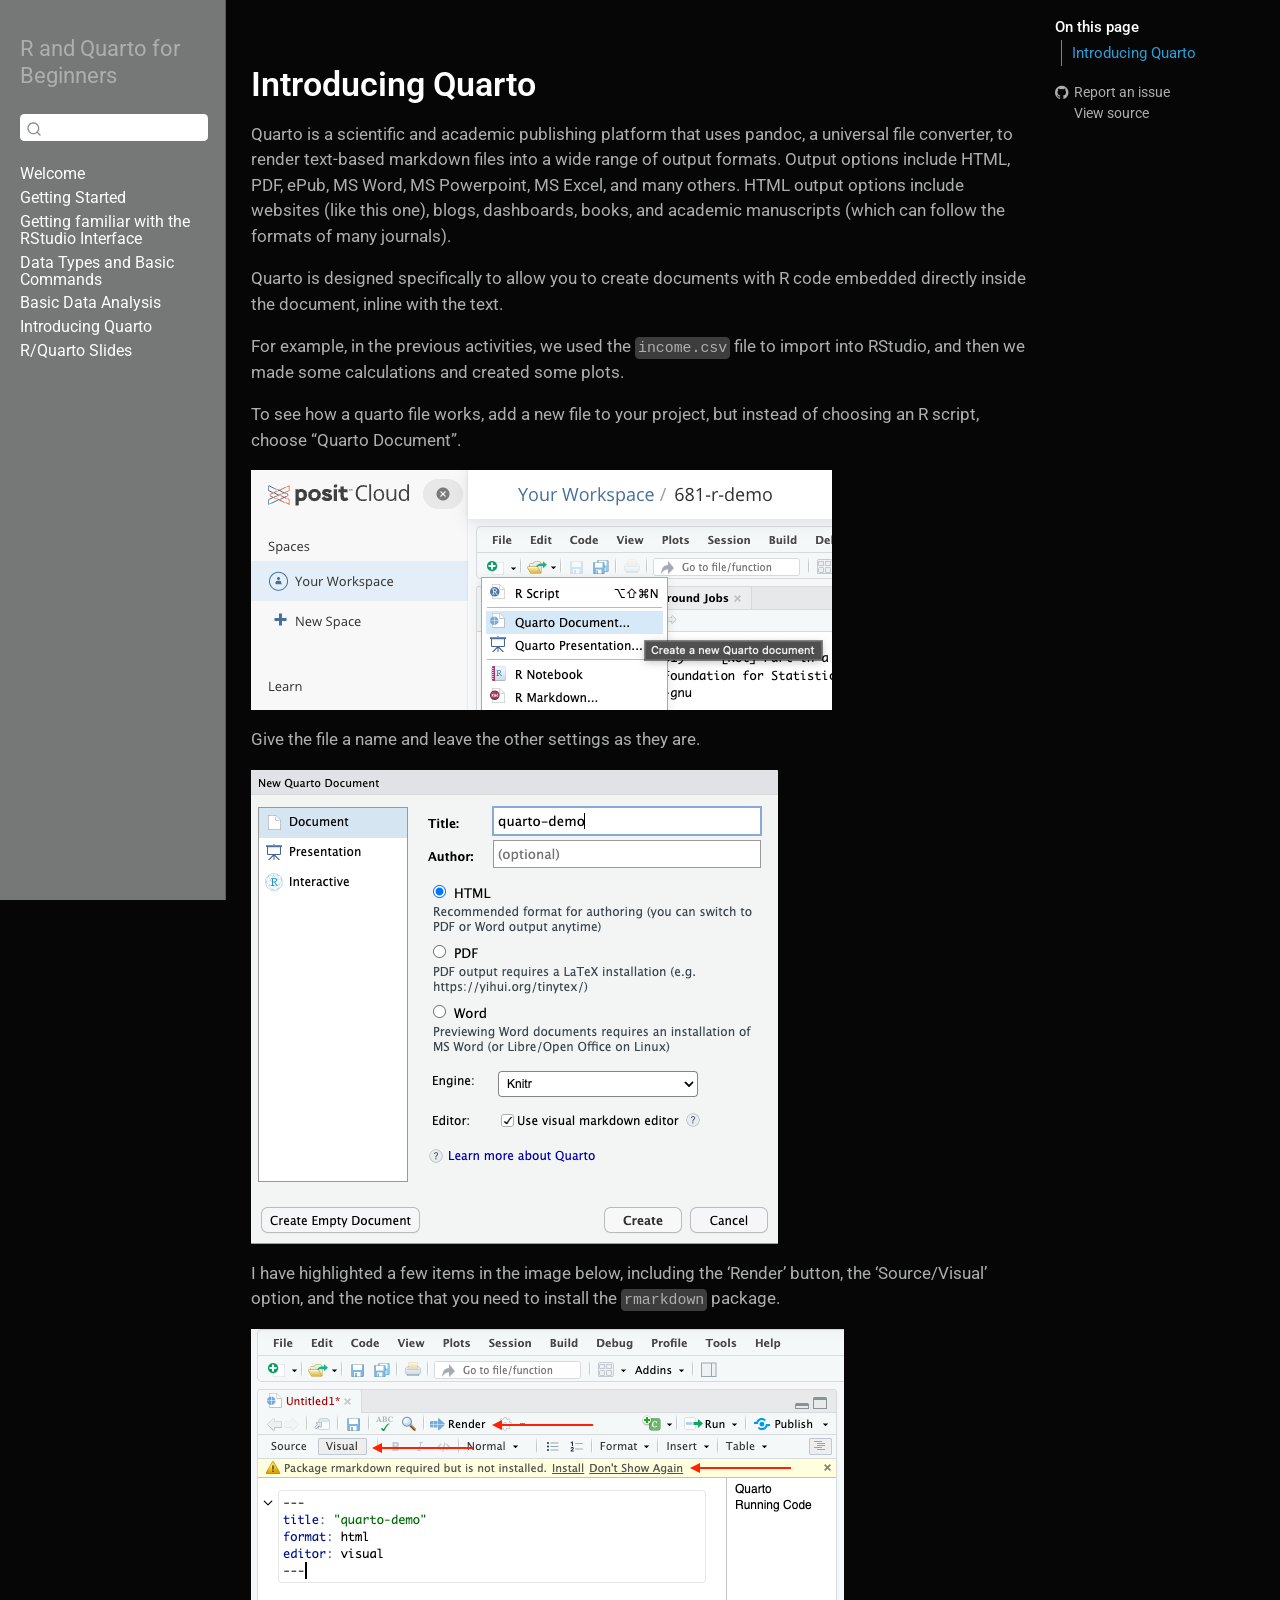
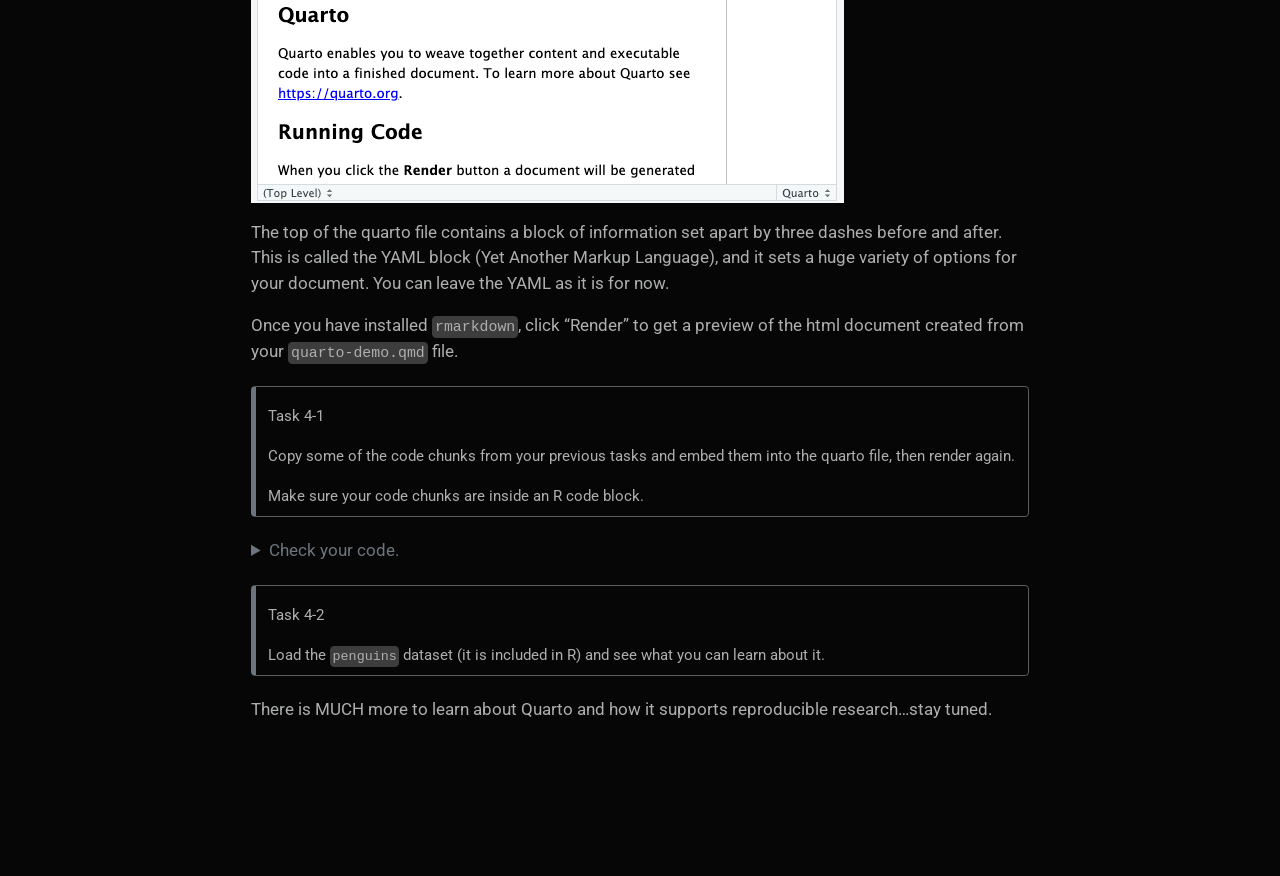
<file: docs/quarto-intro.html>
<!DOCTYPE html>
<html xmlns="http://www.w3.org/1999/xhtml" lang="en" xml:lang="en"><head>

<meta charset="utf-8">
<meta name="generator" content="quarto-1.8.27">

<meta name="viewport" content="width=device-width, initial-scale=1.0, user-scalable=yes">


<title>quarto-intro – R and Quarto for Beginners</title>
<style>
code{white-space: pre-wrap;}
span.smallcaps{font-variant: small-caps;}
div.columns{display: flex; gap: min(4vw, 1.5em);}
div.column{flex: auto; overflow-x: auto;}
div.hanging-indent{margin-left: 1.5em; text-indent: -1.5em;}
ul.task-list{list-style: none;}
ul.task-list li input[type="checkbox"] {
  width: 0.8em;
  margin: 0 0.8em 0.2em -1em; /* quarto-specific, see https://github.com/quarto-dev/quarto-cli/issues/4556 */ 
  vertical-align: middle;
}
</style>


<script src="site_libs/quarto-nav/quarto-nav.js"></script>
<script src="site_libs/quarto-nav/headroom.min.js"></script>
<script src="site_libs/clipboard/clipboard.min.js"></script>
<script src="site_libs/quarto-search/autocomplete.umd.js"></script>
<script src="site_libs/quarto-search/fuse.min.js"></script>
<script src="site_libs/quarto-search/quarto-search.js"></script>
<meta name="quarto:offset" content="./">
<link href="./assets/hanko.png" rel="icon" type="image/png">
<script src="site_libs/quarto-html/quarto.js" type="module"></script>
<script src="site_libs/quarto-html/tabsets/tabsets.js" type="module"></script>
<script src="site_libs/quarto-html/axe/axe-check.js" type="module"></script>
<script src="site_libs/quarto-html/popper.min.js"></script>
<script src="site_libs/quarto-html/tippy.umd.min.js"></script>
<script src="site_libs/quarto-html/anchor.min.js"></script>
<link href="site_libs/quarto-html/tippy.css" rel="stylesheet">
<link href="site_libs/quarto-html/quarto-syntax-highlighting-dark-4d9afe2b8d18ee9fa5d0d57b5ed4214d.css" rel="stylesheet" id="quarto-text-highlighting-styles">
<script src="site_libs/bootstrap/bootstrap.min.js"></script>
<link href="site_libs/bootstrap/bootstrap-icons.css" rel="stylesheet">
<link href="site_libs/bootstrap/bootstrap-29fb2d09a56b343671103f1445b1220d.min.css" rel="stylesheet" append-hash="true" id="quarto-bootstrap" data-mode="dark">
<script src="site_libs/quarto-contrib/glightbox/glightbox.min.js"></script>
<link href="site_libs/quarto-contrib/glightbox/glightbox.min.css" rel="stylesheet">
<link href="site_libs/quarto-contrib/glightbox/lightbox.css" rel="stylesheet">
<script id="quarto-search-options" type="application/json">{
  "location": "sidebar",
  "copy-button": false,
  "collapse-after": 3,
  "panel-placement": "start",
  "type": "textbox",
  "limit": 50,
  "keyboard-shortcut": [
    "f",
    "/",
    "s"
  ],
  "show-item-context": false,
  "language": {
    "search-no-results-text": "No results",
    "search-matching-documents-text": "matching documents",
    "search-copy-link-title": "Copy link to search",
    "search-hide-matches-text": "Hide additional matches",
    "search-more-match-text": "more match in this document",
    "search-more-matches-text": "more matches in this document",
    "search-clear-button-title": "Clear",
    "search-text-placeholder": "",
    "search-detached-cancel-button-title": "Cancel",
    "search-submit-button-title": "Submit",
    "search-label": "Search"
  }
}</script>
<script id="quarto-axe-checker-options" type="text/plain">dHJ1ZQ==</script>


<link rel="stylesheet" href="styles.css">
</head>

<body class="nav-sidebar docked quarto-light">

<div id="quarto-search-results"></div>
  <header id="quarto-header" class="headroom fixed-top">
  <nav class="quarto-secondary-nav">
    <div class="container-fluid d-flex">
      <button type="button" class="quarto-btn-toggle btn" data-bs-toggle="collapse" role="button" data-bs-target=".quarto-sidebar-collapse-item" aria-controls="quarto-sidebar" aria-expanded="false" aria-label="Toggle sidebar navigation" onclick="if (window.quartoToggleHeadroom) { window.quartoToggleHeadroom(); }">
        <i class="bi bi-layout-text-sidebar-reverse"></i>
      </button>
        <nav class="quarto-page-breadcrumbs" aria-label="breadcrumb"><ol class="breadcrumb"><li class="breadcrumb-item"><a href="./quarto-intro.html">Introducing Quarto</a></li></ol></nav>
        <a class="flex-grow-1" role="navigation" data-bs-toggle="collapse" data-bs-target=".quarto-sidebar-collapse-item" aria-controls="quarto-sidebar" aria-expanded="false" aria-label="Toggle sidebar navigation" onclick="if (window.quartoToggleHeadroom) { window.quartoToggleHeadroom(); }">      
        </a>
      <button type="button" class="btn quarto-search-button" aria-label="Search" onclick="window.quartoOpenSearch();">
        <i class="bi bi-search"></i>
      </button>
    </div>
  </nav>
</header>
<!-- content -->
<div id="quarto-content" class="quarto-container page-columns page-rows-contents page-layout-article">
<!-- sidebar -->
  <nav id="quarto-sidebar" class="sidebar collapse collapse-horizontal quarto-sidebar-collapse-item sidebar-navigation docked overflow-auto">
    <div class="pt-lg-2 mt-2 text-left sidebar-header">
    <div class="sidebar-title mb-0 py-0">
      <a href="./">R and Quarto for Beginners</a> 
    </div>
      </div>
        <div class="mt-2 flex-shrink-0 align-items-center">
        <div class="sidebar-search">
        <div id="quarto-search" class="" title="Search"></div>
        </div>
        </div>
    <div class="sidebar-menu-container"> 
    <ul class="list-unstyled mt-1">
        <li class="sidebar-item">
  <div class="sidebar-item-container"> 
  <a href="./index.html" class="sidebar-item-text sidebar-link">
 <span class="menu-text">Welcome</span></a>
  </div>
</li>
        <li class="sidebar-item">
  <div class="sidebar-item-container"> 
  <a href="./getting-started.html" class="sidebar-item-text sidebar-link">
 <span class="menu-text">Getting Started</span></a>
  </div>
</li>
        <li class="sidebar-item">
  <div class="sidebar-item-container"> 
  <a href="./rstudio-interface.html" class="sidebar-item-text sidebar-link">
 <span class="menu-text">Getting familiar with the RStudio Interface</span></a>
  </div>
</li>
        <li class="sidebar-item">
  <div class="sidebar-item-container"> 
  <a href="./data-types-commands.html" class="sidebar-item-text sidebar-link">
 <span class="menu-text">Data Types and Basic Commands</span></a>
  </div>
</li>
        <li class="sidebar-item">
  <div class="sidebar-item-container"> 
  <a href="./basic-analyses.html" class="sidebar-item-text sidebar-link">
 <span class="menu-text">Basic Data Analysis</span></a>
  </div>
</li>
        <li class="sidebar-item">
  <div class="sidebar-item-container"> 
  <a href="./quarto-intro.html" class="sidebar-item-text sidebar-link active">
 <span class="menu-text">Introducing Quarto</span></a>
  </div>
</li>
        <li class="sidebar-item">
  <div class="sidebar-item-container"> 
  <a href="./slides.html" class="sidebar-item-text sidebar-link">
 <span class="menu-text">R/Quarto Slides</span></a>
  </div>
</li>
    </ul>
    </div>
</nav>
<div id="quarto-sidebar-glass" class="quarto-sidebar-collapse-item" data-bs-toggle="collapse" data-bs-target=".quarto-sidebar-collapse-item"></div>
<!-- margin-sidebar -->
    <div id="quarto-margin-sidebar" class="sidebar margin-sidebar">
        <nav id="TOC" role="doc-toc" class="toc-active">
    <h2 id="toc-title">On this page</h2>
   
  <ul>
  <li><a href="#introducing-quarto" id="toc-introducing-quarto" class="nav-link active" data-scroll-target="#introducing-quarto">Introducing Quarto</a></li>
  </ul>
<div class="toc-actions"><ul><li><a href="https://github.com/cmadland/r-quarto-intro/issues/new" class="toc-action"><i class="bi bi-github"></i>Report an issue</a></li><li><a href="https://github.com/cmadland/r-quarto-intro/blob/main/quarto-intro.qmd" class="toc-action"><i class="bi empty"></i>View source</a></li></ul></div></nav>
    </div>
<!-- main -->
<main class="content" id="quarto-document-content"><header id="title-block-header" class="quarto-title-block"></header>




<section id="introducing-quarto" class="level1">
<h1>Introducing Quarto</h1>
<p>Quarto is a scientific and academic publishing platform that uses pandoc, a universal file converter, to render text-based markdown files into a wide range of output formats. Output options include HTML, PDF, ePub, MS Word, MS Powerpoint, MS Excel, and many others. HTML output options include websites (like this one), blogs, dashboards, books, and academic manuscripts (which can follow the formats of many journals).</p>
<p>Quarto is designed specifically to allow you to create documents with R code embedded directly inside the document, inline with the text.</p>
<p>For example, in the previous activities, we used the <code>income.csv</code> file to import into RStudio, and then we made some calculations and created some plots.</p>
<p>To see how a quarto file works, add a new file to your project, but instead of choosing an R script, choose “Quarto Document”.</p>
<p><a href="assets/quarto-1.png" class="lightbox" data-gallery="quarto-lightbox-gallery-1"><img src="assets/quarto-1.png" class="img-fluid" alt="new file menu in rstudio and posit cloud"></a></p>
<p>Give the file a name and leave the other settings as they are.</p>
<p><a href="assets/quarto-2.png" class="lightbox" data-gallery="quarto-lightbox-gallery-2"><img src="assets/quarto-2.png" class="img-fluid" alt="new quarto file options in rstudio and posit cloud"></a></p>
<p>I have highlighted a few items in the image below, including the ‘Render’ button, the ‘Source/Visual’ option, and the notice that you need to install the <code>rmarkdown</code> package.</p>
<p><a href="assets/quarto-3.png" class="lightbox" data-gallery="quarto-lightbox-gallery-3"><img src="assets/quarto-3.png" class="img-fluid" alt="new quarto file options in rstudio and posit cloud"></a></p>
<p>The top of the quarto file contains a block of information set apart by three dashes before and after. This is called the YAML block (Yet Another Markup Language), and it sets a huge variety of options for your document. You can leave the YAML as it is for now.</p>
<p>Once you have installed <code>rmarkdown</code>, click “Render” to get a preview of the html document created from your <code>quarto-demo.qmd</code> file.</p>
<div class="callout callout-style-simple callout-none no-icon">
<div class="callout-body d-flex">
<div class="callout-icon-container">
<i class="callout-icon no-icon"></i>
</div>
<div class="callout-body-container">
<p>Task 4-1</p>
<p>Copy some of the code chunks from your previous tasks and embed them into the quarto file, then render again.</p>
<p>Make sure your code chunks are inside an R code block.</p>
</div>
</div>
</div>
<details>
<summary>
Check your code.
</summary>
View the quarto file in the Source view to see the proper syntax.
</details>
<div class="callout callout-style-simple callout-none no-icon">
<div class="callout-body d-flex">
<div class="callout-icon-container">
<i class="callout-icon no-icon"></i>
</div>
<div class="callout-body-container">
<p>Task 4-2</p>
<p>Load the <code>penguins</code> dataset (it is included in R) and see what you can learn about it.</p>
</div>
</div>
</div>
<p>There is MUCH more to learn about Quarto and how it supports reproducible research…stay tuned.</p>


</section>

</main> <!-- /main -->
<script id="quarto-html-after-body" type="application/javascript">
  window.document.addEventListener("DOMContentLoaded", function (event) {
    const icon = "";
    const anchorJS = new window.AnchorJS();
    anchorJS.options = {
      placement: 'right',
      icon: icon
    };
    anchorJS.add('.anchored');
    const isCodeAnnotation = (el) => {
      for (const clz of el.classList) {
        if (clz.startsWith('code-annotation-')) {                     
          return true;
        }
      }
      return false;
    }
    const onCopySuccess = function(e) {
      // button target
      const button = e.trigger;
      // don't keep focus
      button.blur();
      // flash "checked"
      button.classList.add('code-copy-button-checked');
      var currentTitle = button.getAttribute("title");
      button.setAttribute("title", "Copied!");
      let tooltip;
      if (window.bootstrap) {
        button.setAttribute("data-bs-toggle", "tooltip");
        button.setAttribute("data-bs-placement", "left");
        button.setAttribute("data-bs-title", "Copied!");
        tooltip = new bootstrap.Tooltip(button, 
          { trigger: "manual", 
            customClass: "code-copy-button-tooltip",
            offset: [0, -8]});
        tooltip.show();    
      }
      setTimeout(function() {
        if (tooltip) {
          tooltip.hide();
          button.removeAttribute("data-bs-title");
          button.removeAttribute("data-bs-toggle");
          button.removeAttribute("data-bs-placement");
        }
        button.setAttribute("title", currentTitle);
        button.classList.remove('code-copy-button-checked');
      }, 1000);
      // clear code selection
      e.clearSelection();
    }
    const getTextToCopy = function(trigger) {
      const outerScaffold = trigger.parentElement.cloneNode(true);
      const codeEl = outerScaffold.querySelector('code');
      for (const childEl of codeEl.children) {
        if (isCodeAnnotation(childEl)) {
          childEl.remove();
        }
      }
      return codeEl.innerText;
    }
    const clipboard = new window.ClipboardJS('.code-copy-button:not([data-in-quarto-modal])', {
      text: getTextToCopy
    });
    clipboard.on('success', onCopySuccess);
    if (window.document.getElementById('quarto-embedded-source-code-modal')) {
      const clipboardModal = new window.ClipboardJS('.code-copy-button[data-in-quarto-modal]', {
        text: getTextToCopy,
        container: window.document.getElementById('quarto-embedded-source-code-modal')
      });
      clipboardModal.on('success', onCopySuccess);
    }
      var localhostRegex = new RegExp(/^(?:http|https):\/\/localhost\:?[0-9]*\//);
      var mailtoRegex = new RegExp(/^mailto:/);
        var filterRegex = new RegExp('/' + window.location.host + '/');
      var isInternal = (href) => {
          return filterRegex.test(href) || localhostRegex.test(href) || mailtoRegex.test(href);
      }
      // Inspect non-navigation links and adorn them if external
     var links = window.document.querySelectorAll('a[href]:not(.nav-link):not(.navbar-brand):not(.toc-action):not(.sidebar-link):not(.sidebar-item-toggle):not(.pagination-link):not(.no-external):not([aria-hidden]):not(.dropdown-item):not(.quarto-navigation-tool):not(.about-link)');
      for (var i=0; i<links.length; i++) {
        const link = links[i];
        if (!isInternal(link.href)) {
          // undo the damage that might have been done by quarto-nav.js in the case of
          // links that we want to consider external
          if (link.dataset.originalHref !== undefined) {
            link.href = link.dataset.originalHref;
          }
        }
      }
    function tippyHover(el, contentFn, onTriggerFn, onUntriggerFn) {
      const config = {
        allowHTML: true,
        maxWidth: 500,
        delay: 100,
        arrow: false,
        appendTo: function(el) {
            return el.parentElement;
        },
        interactive: true,
        interactiveBorder: 10,
        theme: 'quarto',
        placement: 'bottom-start',
      };
      if (contentFn) {
        config.content = contentFn;
      }
      if (onTriggerFn) {
        config.onTrigger = onTriggerFn;
      }
      if (onUntriggerFn) {
        config.onUntrigger = onUntriggerFn;
      }
      window.tippy(el, config); 
    }
    const noterefs = window.document.querySelectorAll('a[role="doc-noteref"]');
    for (var i=0; i<noterefs.length; i++) {
      const ref = noterefs[i];
      tippyHover(ref, function() {
        // use id or data attribute instead here
        let href = ref.getAttribute('data-footnote-href') || ref.getAttribute('href');
        try { href = new URL(href).hash; } catch {}
        const id = href.replace(/^#\/?/, "");
        const note = window.document.getElementById(id);
        if (note) {
          return note.innerHTML;
        } else {
          return "";
        }
      });
    }
    const xrefs = window.document.querySelectorAll('a.quarto-xref');
    const processXRef = (id, note) => {
      // Strip column container classes
      const stripColumnClz = (el) => {
        el.classList.remove("page-full", "page-columns");
        if (el.children) {
          for (const child of el.children) {
            stripColumnClz(child);
          }
        }
      }
      stripColumnClz(note)
      if (id === null || id.startsWith('sec-')) {
        // Special case sections, only their first couple elements
        const container = document.createElement("div");
        if (note.children && note.children.length > 2) {
          container.appendChild(note.children[0].cloneNode(true));
          for (let i = 1; i < note.children.length; i++) {
            const child = note.children[i];
            if (child.tagName === "P" && child.innerText === "") {
              continue;
            } else {
              container.appendChild(child.cloneNode(true));
              break;
            }
          }
          if (window.Quarto?.typesetMath) {
            window.Quarto.typesetMath(container);
          }
          return container.innerHTML
        } else {
          if (window.Quarto?.typesetMath) {
            window.Quarto.typesetMath(note);
          }
          return note.innerHTML;
        }
      } else {
        // Remove any anchor links if they are present
        const anchorLink = note.querySelector('a.anchorjs-link');
        if (anchorLink) {
          anchorLink.remove();
        }
        if (window.Quarto?.typesetMath) {
          window.Quarto.typesetMath(note);
        }
        if (note.classList.contains("callout")) {
          return note.outerHTML;
        } else {
          return note.innerHTML;
        }
      }
    }
    for (var i=0; i<xrefs.length; i++) {
      const xref = xrefs[i];
      tippyHover(xref, undefined, function(instance) {
        instance.disable();
        let url = xref.getAttribute('href');
        let hash = undefined; 
        if (url.startsWith('#')) {
          hash = url;
        } else {
          try { hash = new URL(url).hash; } catch {}
        }
        if (hash) {
          const id = hash.replace(/^#\/?/, "");
          const note = window.document.getElementById(id);
          if (note !== null) {
            try {
              const html = processXRef(id, note.cloneNode(true));
              instance.setContent(html);
            } finally {
              instance.enable();
              instance.show();
            }
          } else {
            // See if we can fetch this
            fetch(url.split('#')[0])
            .then(res => res.text())
            .then(html => {
              const parser = new DOMParser();
              const htmlDoc = parser.parseFromString(html, "text/html");
              const note = htmlDoc.getElementById(id);
              if (note !== null) {
                const html = processXRef(id, note);
                instance.setContent(html);
              } 
            }).finally(() => {
              instance.enable();
              instance.show();
            });
          }
        } else {
          // See if we can fetch a full url (with no hash to target)
          // This is a special case and we should probably do some content thinning / targeting
          fetch(url)
          .then(res => res.text())
          .then(html => {
            const parser = new DOMParser();
            const htmlDoc = parser.parseFromString(html, "text/html");
            const note = htmlDoc.querySelector('main.content');
            if (note !== null) {
              // This should only happen for chapter cross references
              // (since there is no id in the URL)
              // remove the first header
              if (note.children.length > 0 && note.children[0].tagName === "HEADER") {
                note.children[0].remove();
              }
              const html = processXRef(null, note);
              instance.setContent(html);
            } 
          }).finally(() => {
            instance.enable();
            instance.show();
          });
        }
      }, function(instance) {
      });
    }
        let selectedAnnoteEl;
        const selectorForAnnotation = ( cell, annotation) => {
          let cellAttr = 'data-code-cell="' + cell + '"';
          let lineAttr = 'data-code-annotation="' +  annotation + '"';
          const selector = 'span[' + cellAttr + '][' + lineAttr + ']';
          return selector;
        }
        const selectCodeLines = (annoteEl) => {
          const doc = window.document;
          const targetCell = annoteEl.getAttribute("data-target-cell");
          const targetAnnotation = annoteEl.getAttribute("data-target-annotation");
          const annoteSpan = window.document.querySelector(selectorForAnnotation(targetCell, targetAnnotation));
          const lines = annoteSpan.getAttribute("data-code-lines").split(",");
          const lineIds = lines.map((line) => {
            return targetCell + "-" + line;
          })
          let top = null;
          let height = null;
          let parent = null;
          if (lineIds.length > 0) {
              //compute the position of the single el (top and bottom and make a div)
              const el = window.document.getElementById(lineIds[0]);
              top = el.offsetTop;
              height = el.offsetHeight;
              parent = el.parentElement.parentElement;
            if (lineIds.length > 1) {
              const lastEl = window.document.getElementById(lineIds[lineIds.length - 1]);
              const bottom = lastEl.offsetTop + lastEl.offsetHeight;
              height = bottom - top;
            }
            if (top !== null && height !== null && parent !== null) {
              // cook up a div (if necessary) and position it 
              let div = window.document.getElementById("code-annotation-line-highlight");
              if (div === null) {
                div = window.document.createElement("div");
                div.setAttribute("id", "code-annotation-line-highlight");
                div.style.position = 'absolute';
                parent.appendChild(div);
              }
              div.style.top = top - 2 + "px";
              div.style.height = height + 4 + "px";
              div.style.left = 0;
              let gutterDiv = window.document.getElementById("code-annotation-line-highlight-gutter");
              if (gutterDiv === null) {
                gutterDiv = window.document.createElement("div");
                gutterDiv.setAttribute("id", "code-annotation-line-highlight-gutter");
                gutterDiv.style.position = 'absolute';
                const codeCell = window.document.getElementById(targetCell);
                const gutter = codeCell.querySelector('.code-annotation-gutter');
                gutter.appendChild(gutterDiv);
              }
              gutterDiv.style.top = top - 2 + "px";
              gutterDiv.style.height = height + 4 + "px";
            }
            selectedAnnoteEl = annoteEl;
          }
        };
        const unselectCodeLines = () => {
          const elementsIds = ["code-annotation-line-highlight", "code-annotation-line-highlight-gutter"];
          elementsIds.forEach((elId) => {
            const div = window.document.getElementById(elId);
            if (div) {
              div.remove();
            }
          });
          selectedAnnoteEl = undefined;
        };
          // Handle positioning of the toggle
      window.addEventListener(
        "resize",
        throttle(() => {
          elRect = undefined;
          if (selectedAnnoteEl) {
            selectCodeLines(selectedAnnoteEl);
          }
        }, 10)
      );
      function throttle(fn, ms) {
      let throttle = false;
      let timer;
        return (...args) => {
          if(!throttle) { // first call gets through
              fn.apply(this, args);
              throttle = true;
          } else { // all the others get throttled
              if(timer) clearTimeout(timer); // cancel #2
              timer = setTimeout(() => {
                fn.apply(this, args);
                timer = throttle = false;
              }, ms);
          }
        };
      }
        // Attach click handler to the DT
        const annoteDls = window.document.querySelectorAll('dt[data-target-cell]');
        for (const annoteDlNode of annoteDls) {
          annoteDlNode.addEventListener('click', (event) => {
            const clickedEl = event.target;
            if (clickedEl !== selectedAnnoteEl) {
              unselectCodeLines();
              const activeEl = window.document.querySelector('dt[data-target-cell].code-annotation-active');
              if (activeEl) {
                activeEl.classList.remove('code-annotation-active');
              }
              selectCodeLines(clickedEl);
              clickedEl.classList.add('code-annotation-active');
            } else {
              // Unselect the line
              unselectCodeLines();
              clickedEl.classList.remove('code-annotation-active');
            }
          });
        }
    const findCites = (el) => {
      const parentEl = el.parentElement;
      if (parentEl) {
        const cites = parentEl.dataset.cites;
        if (cites) {
          return {
            el,
            cites: cites.split(' ')
          };
        } else {
          return findCites(el.parentElement)
        }
      } else {
        return undefined;
      }
    };
    var bibliorefs = window.document.querySelectorAll('a[role="doc-biblioref"]');
    for (var i=0; i<bibliorefs.length; i++) {
      const ref = bibliorefs[i];
      const citeInfo = findCites(ref);
      if (citeInfo) {
        tippyHover(citeInfo.el, function() {
          var popup = window.document.createElement('div');
          citeInfo.cites.forEach(function(cite) {
            var citeDiv = window.document.createElement('div');
            citeDiv.classList.add('hanging-indent');
            citeDiv.classList.add('csl-entry');
            var biblioDiv = window.document.getElementById('ref-' + cite);
            if (biblioDiv) {
              citeDiv.innerHTML = biblioDiv.innerHTML;
            }
            popup.appendChild(citeDiv);
          });
          return popup.innerHTML;
        });
      }
    }
  });
  </script>
</div> <!-- /content -->
<footer class="footer"><div class="nav-footer"><div class="nav-footer-center"><div class="toc-actions d-sm-block d-md-none"><ul><li><a href="https://github.com/cmadland/r-quarto-intro/issues/new" class="toc-action"><i class="bi bi-github"></i>Report an issue</a></li><li><a href="https://github.com/cmadland/r-quarto-intro/blob/main/quarto-intro.qmd" class="toc-action"><i class="bi empty"></i>View source</a></li></ul></div></div></div></footer><script>var lightboxQuarto = GLightbox({"closeEffect":"zoom","descPosition":"bottom","loop":false,"openEffect":"zoom","selector":".lightbox"});
(function() {
  let previousOnload = window.onload;
  window.onload = () => {
    if (previousOnload) {
      previousOnload();
    }
    lightboxQuarto.on('slide_before_load', (data) => {
      const { slideIndex, slideNode, slideConfig, player, trigger } = data;
      const href = trigger.getAttribute('href');
      if (href !== null) {
        const imgEl = window.document.querySelector(`a[href="${href}"] img`);
        if (imgEl !== null) {
          const srcAttr = imgEl.getAttribute("src");
          if (srcAttr && srcAttr.startsWith("data:")) {
            slideConfig.href = srcAttr;
          }
        }
      } 
    });
  
    lightboxQuarto.on('slide_after_load', (data) => {
      const { slideIndex, slideNode, slideConfig, player, trigger } = data;
      if (window.Quarto?.typesetMath) {
        window.Quarto.typesetMath(slideNode);
      }
    });
  
  };
  
})();
          </script>




</body></html>
</file>
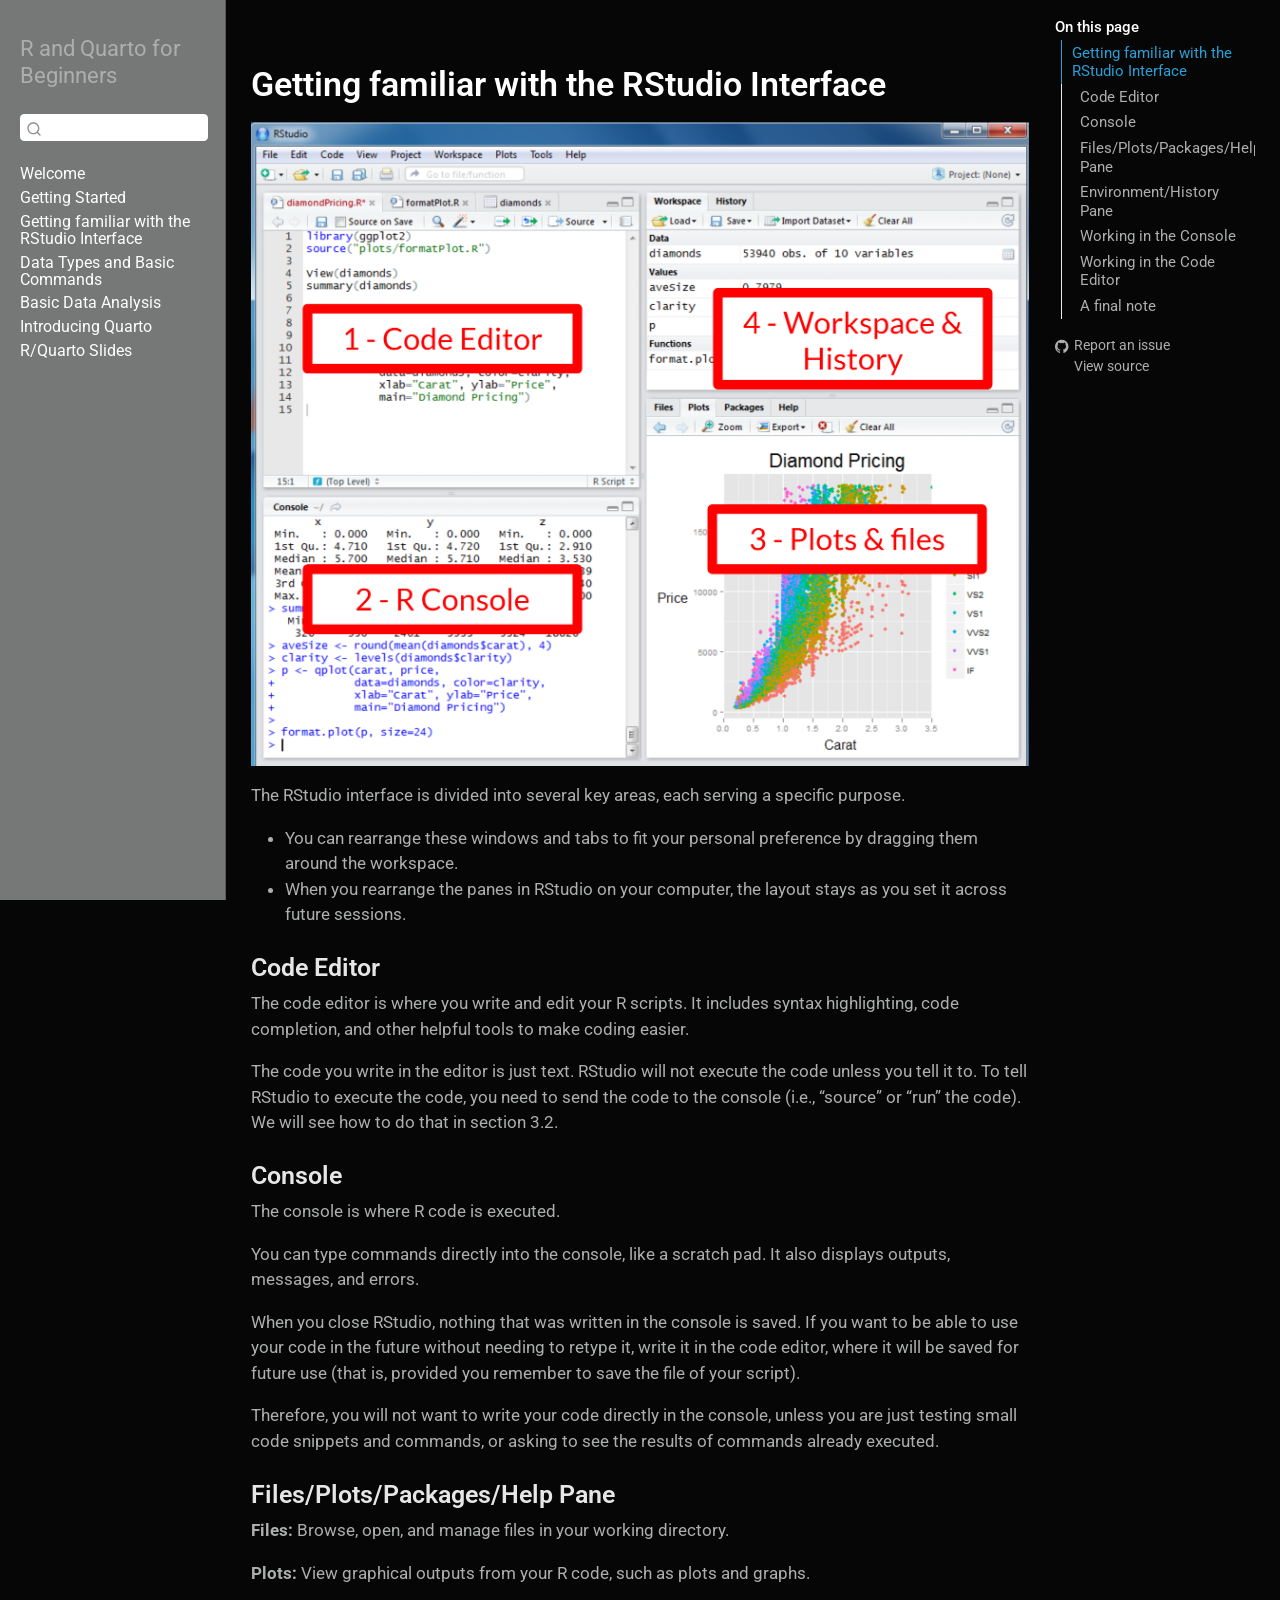
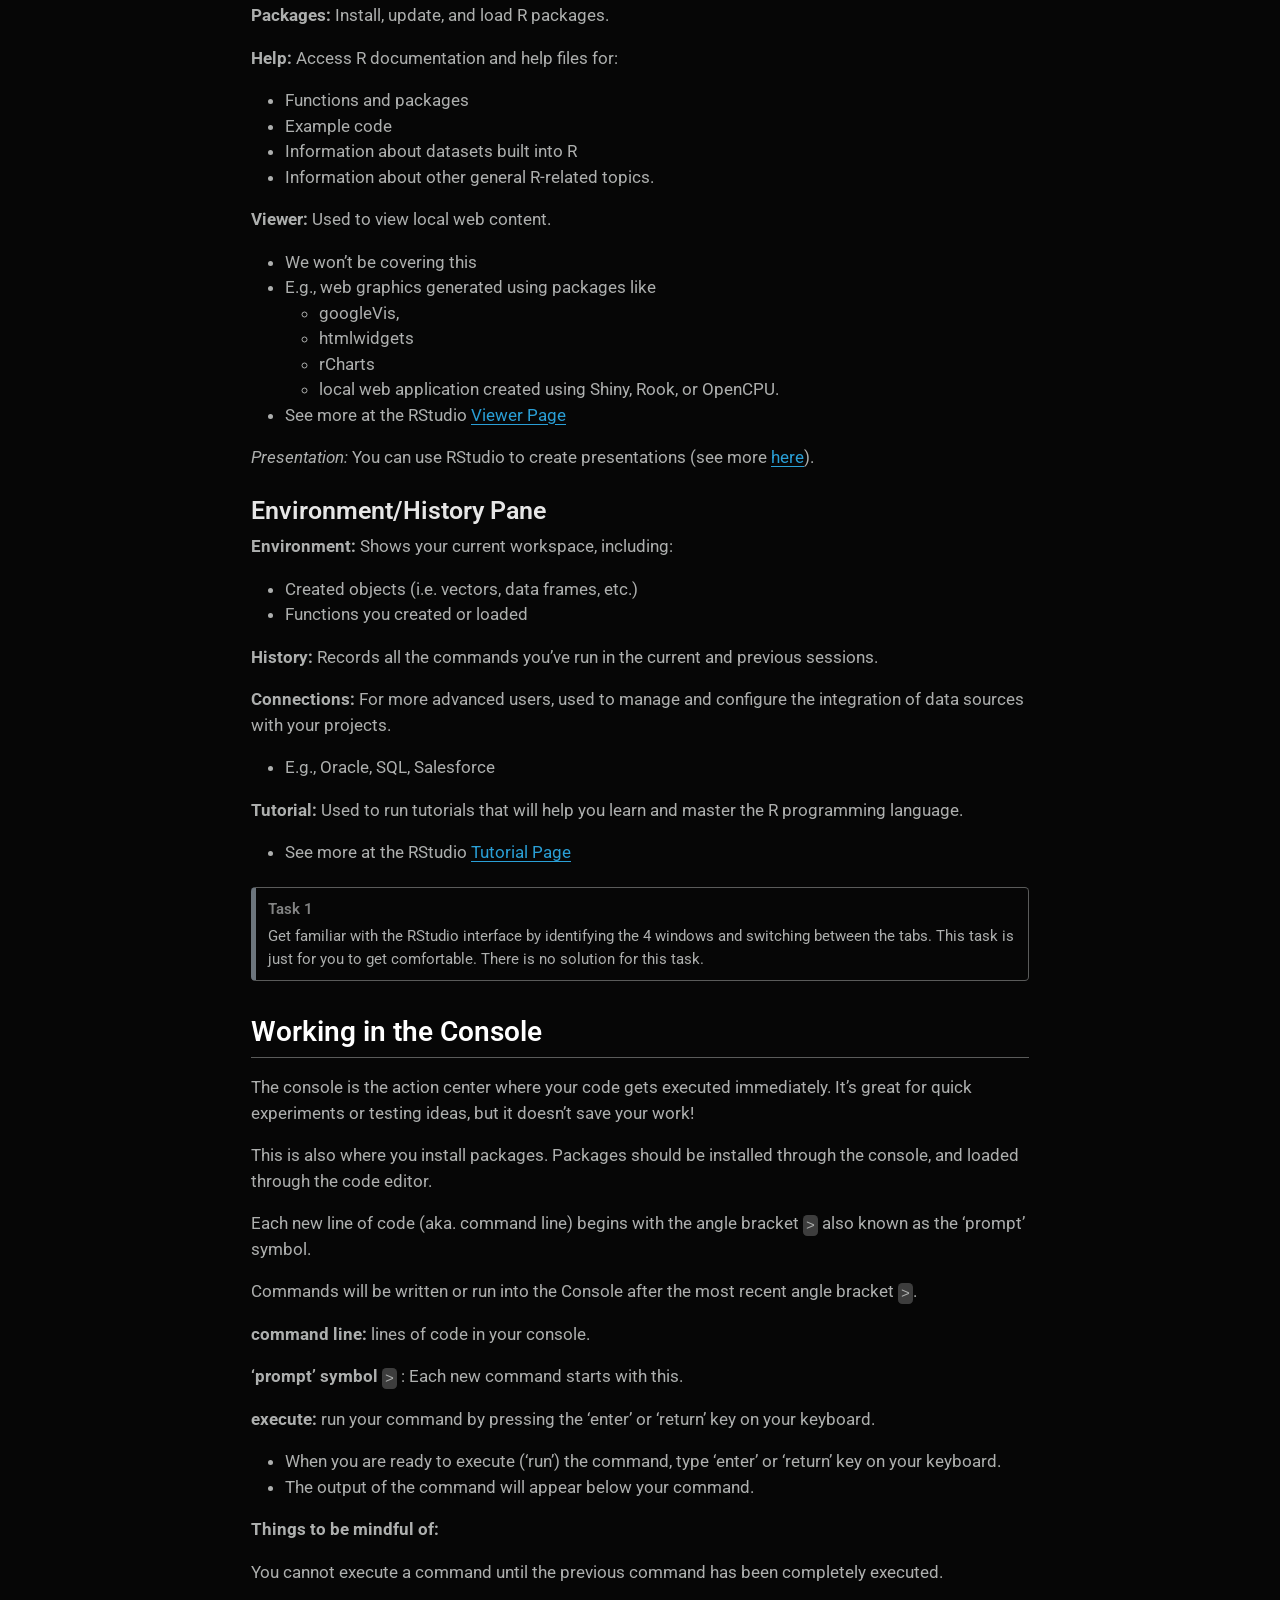
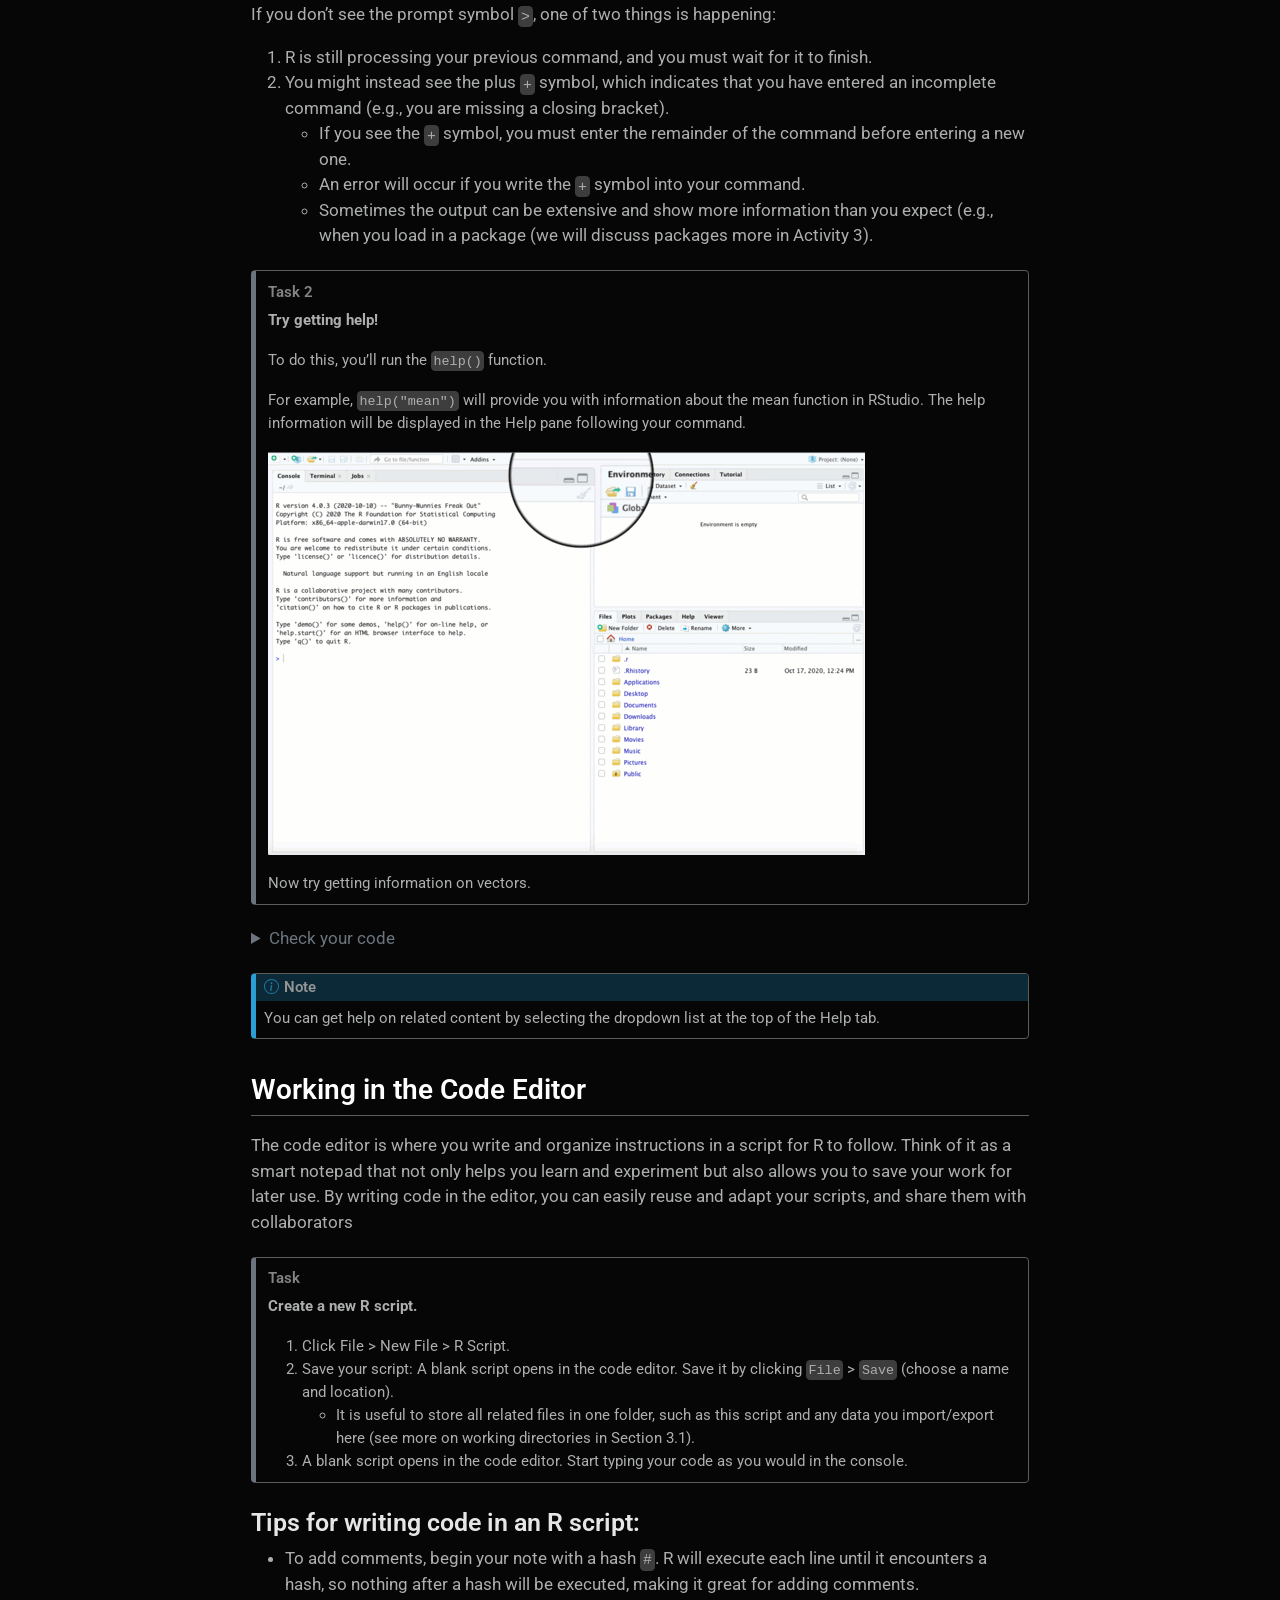
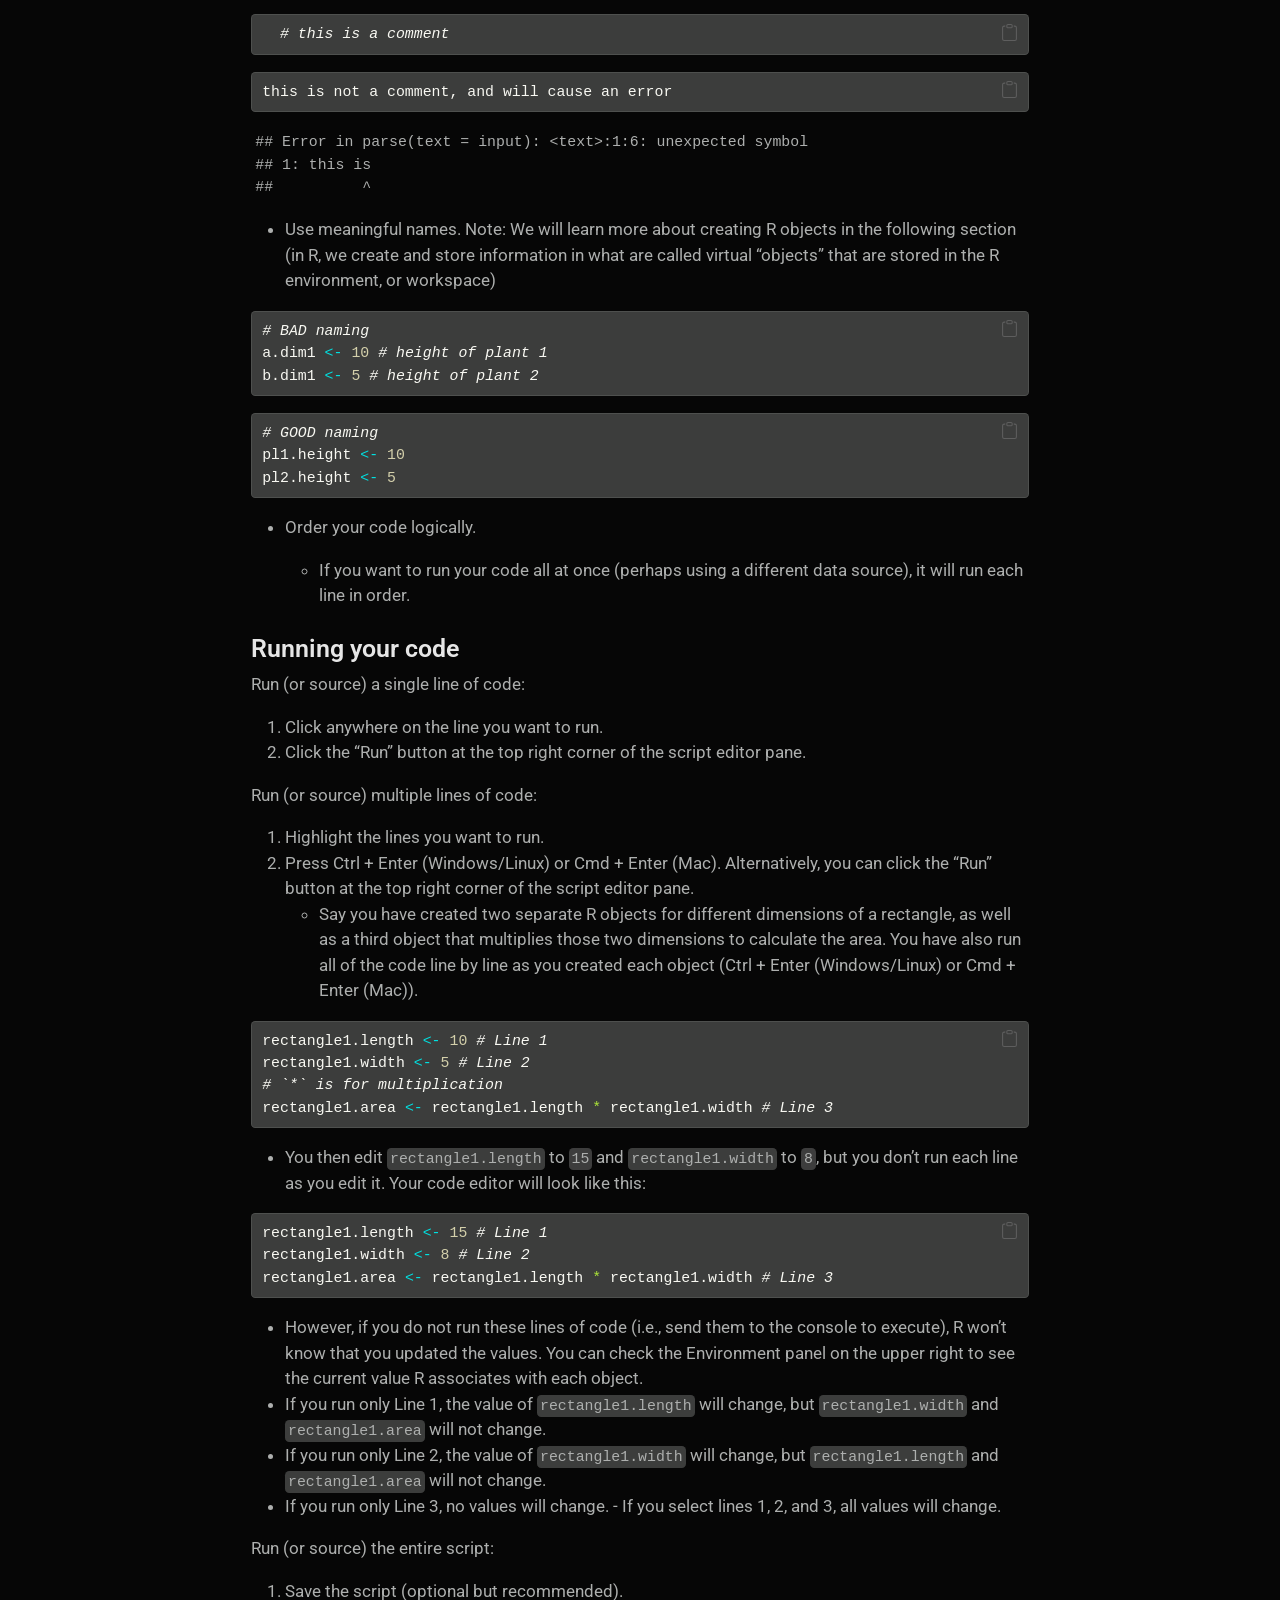
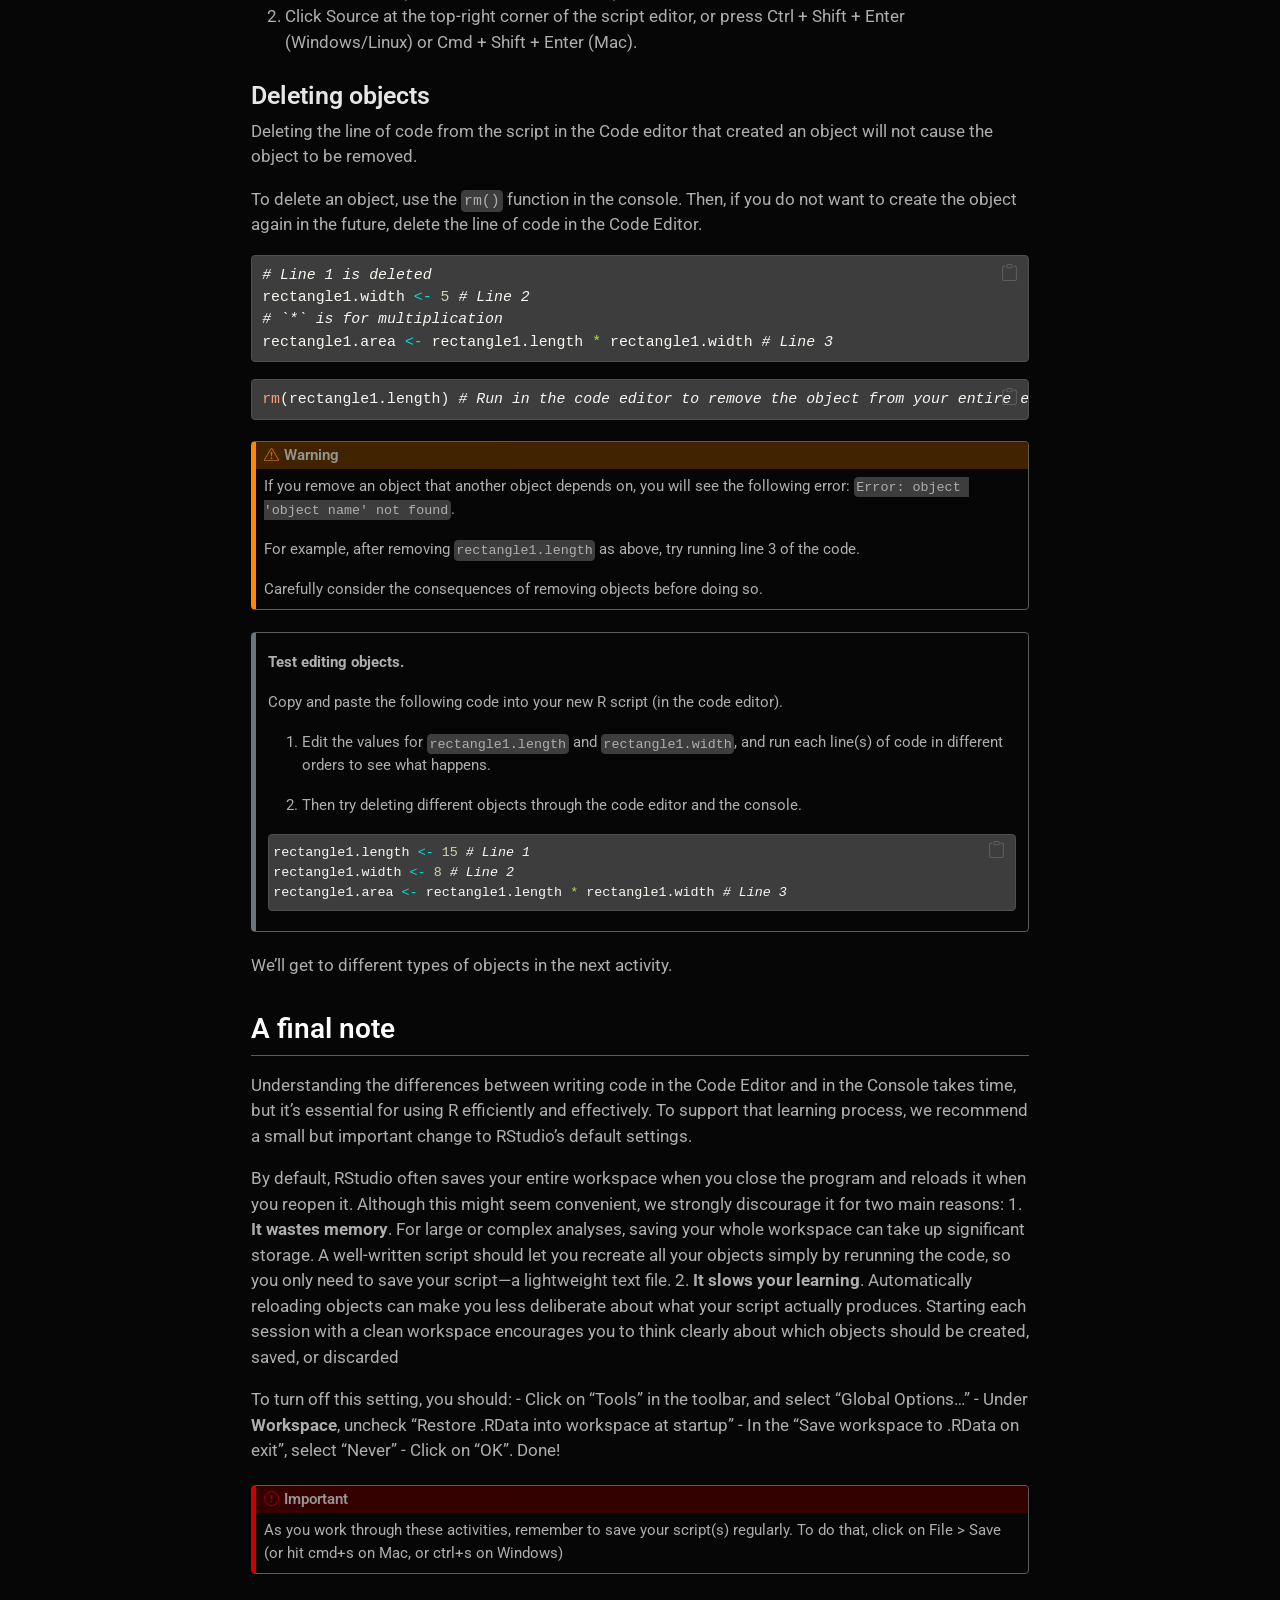
<file: docs/rstudio-interface.html>
<!DOCTYPE html>
<html xmlns="http://www.w3.org/1999/xhtml" lang="en" xml:lang="en"><head>

<meta charset="utf-8">
<meta name="generator" content="quarto-1.8.27">

<meta name="viewport" content="width=device-width, initial-scale=1.0, user-scalable=yes">


<title>rstudio-interface – R and Quarto for Beginners</title>
<style>
code{white-space: pre-wrap;}
span.smallcaps{font-variant: small-caps;}
div.columns{display: flex; gap: min(4vw, 1.5em);}
div.column{flex: auto; overflow-x: auto;}
div.hanging-indent{margin-left: 1.5em; text-indent: -1.5em;}
ul.task-list{list-style: none;}
ul.task-list li input[type="checkbox"] {
  width: 0.8em;
  margin: 0 0.8em 0.2em -1em; /* quarto-specific, see https://github.com/quarto-dev/quarto-cli/issues/4556 */ 
  vertical-align: middle;
}
/* CSS for syntax highlighting */
html { -webkit-text-size-adjust: 100%; }
pre > code.sourceCode { white-space: pre; position: relative; }
pre > code.sourceCode > span { display: inline-block; line-height: 1.25; }
pre > code.sourceCode > span:empty { height: 1.2em; }
.sourceCode { overflow: visible; }
code.sourceCode > span { color: inherit; text-decoration: inherit; }
div.sourceCode { margin: 1em 0; }
pre.sourceCode { margin: 0; }
@media screen {
div.sourceCode { overflow: auto; }
}
@media print {
pre > code.sourceCode { white-space: pre-wrap; }
pre > code.sourceCode > span { text-indent: -5em; padding-left: 5em; }
}
pre.numberSource code
  { counter-reset: source-line 0; }
pre.numberSource code > span
  { position: relative; left: -4em; counter-increment: source-line; }
pre.numberSource code > span > a:first-child::before
  { content: counter(source-line);
    position: relative; left: -1em; text-align: right; vertical-align: baseline;
    border: none; display: inline-block;
    -webkit-touch-callout: none; -webkit-user-select: none;
    -khtml-user-select: none; -moz-user-select: none;
    -ms-user-select: none; user-select: none;
    padding: 0 4px; width: 4em;
  }
pre.numberSource { margin-left: 3em;  padding-left: 4px; }
div.sourceCode
  {   }
@media screen {
pre > code.sourceCode > span > a:first-child::before { text-decoration: underline; }
}
</style>


<script src="site_libs/quarto-nav/quarto-nav.js"></script>
<script src="site_libs/quarto-nav/headroom.min.js"></script>
<script src="site_libs/clipboard/clipboard.min.js"></script>
<script src="site_libs/quarto-search/autocomplete.umd.js"></script>
<script src="site_libs/quarto-search/fuse.min.js"></script>
<script src="site_libs/quarto-search/quarto-search.js"></script>
<meta name="quarto:offset" content="./">
<link href="./assets/hanko.png" rel="icon" type="image/png">
<script src="site_libs/quarto-html/quarto.js" type="module"></script>
<script src="site_libs/quarto-html/tabsets/tabsets.js" type="module"></script>
<script src="site_libs/quarto-html/axe/axe-check.js" type="module"></script>
<script src="site_libs/quarto-html/popper.min.js"></script>
<script src="site_libs/quarto-html/tippy.umd.min.js"></script>
<script src="site_libs/quarto-html/anchor.min.js"></script>
<link href="site_libs/quarto-html/tippy.css" rel="stylesheet">
<link href="site_libs/quarto-html/quarto-syntax-highlighting-dark-4d9afe2b8d18ee9fa5d0d57b5ed4214d.css" rel="stylesheet" id="quarto-text-highlighting-styles">
<script src="site_libs/bootstrap/bootstrap.min.js"></script>
<link href="site_libs/bootstrap/bootstrap-icons.css" rel="stylesheet">
<link href="site_libs/bootstrap/bootstrap-29fb2d09a56b343671103f1445b1220d.min.css" rel="stylesheet" append-hash="true" id="quarto-bootstrap" data-mode="dark">
<script src="site_libs/quarto-contrib/glightbox/glightbox.min.js"></script>
<link href="site_libs/quarto-contrib/glightbox/glightbox.min.css" rel="stylesheet">
<link href="site_libs/quarto-contrib/glightbox/lightbox.css" rel="stylesheet">
<script id="quarto-search-options" type="application/json">{
  "location": "sidebar",
  "copy-button": false,
  "collapse-after": 3,
  "panel-placement": "start",
  "type": "textbox",
  "limit": 50,
  "keyboard-shortcut": [
    "f",
    "/",
    "s"
  ],
  "show-item-context": false,
  "language": {
    "search-no-results-text": "No results",
    "search-matching-documents-text": "matching documents",
    "search-copy-link-title": "Copy link to search",
    "search-hide-matches-text": "Hide additional matches",
    "search-more-match-text": "more match in this document",
    "search-more-matches-text": "more matches in this document",
    "search-clear-button-title": "Clear",
    "search-text-placeholder": "",
    "search-detached-cancel-button-title": "Cancel",
    "search-submit-button-title": "Submit",
    "search-label": "Search"
  }
}</script>
<script id="quarto-axe-checker-options" type="text/plain">dHJ1ZQ==</script>


<link rel="stylesheet" href="styles.css">
</head>

<body class="nav-sidebar docked quarto-light">

<div id="quarto-search-results"></div>
  <header id="quarto-header" class="headroom fixed-top">
  <nav class="quarto-secondary-nav">
    <div class="container-fluid d-flex">
      <button type="button" class="quarto-btn-toggle btn" data-bs-toggle="collapse" role="button" data-bs-target=".quarto-sidebar-collapse-item" aria-controls="quarto-sidebar" aria-expanded="false" aria-label="Toggle sidebar navigation" onclick="if (window.quartoToggleHeadroom) { window.quartoToggleHeadroom(); }">
        <i class="bi bi-layout-text-sidebar-reverse"></i>
      </button>
        <nav class="quarto-page-breadcrumbs" aria-label="breadcrumb"><ol class="breadcrumb"><li class="breadcrumb-item"><a href="./rstudio-interface.html">Getting familiar with the RStudio Interface</a></li></ol></nav>
        <a class="flex-grow-1" role="navigation" data-bs-toggle="collapse" data-bs-target=".quarto-sidebar-collapse-item" aria-controls="quarto-sidebar" aria-expanded="false" aria-label="Toggle sidebar navigation" onclick="if (window.quartoToggleHeadroom) { window.quartoToggleHeadroom(); }">      
        </a>
      <button type="button" class="btn quarto-search-button" aria-label="Search" onclick="window.quartoOpenSearch();">
        <i class="bi bi-search"></i>
      </button>
    </div>
  </nav>
</header>
<!-- content -->
<div id="quarto-content" class="quarto-container page-columns page-rows-contents page-layout-article">
<!-- sidebar -->
  <nav id="quarto-sidebar" class="sidebar collapse collapse-horizontal quarto-sidebar-collapse-item sidebar-navigation docked overflow-auto">
    <div class="pt-lg-2 mt-2 text-left sidebar-header">
    <div class="sidebar-title mb-0 py-0">
      <a href="./">R and Quarto for Beginners</a> 
    </div>
      </div>
        <div class="mt-2 flex-shrink-0 align-items-center">
        <div class="sidebar-search">
        <div id="quarto-search" class="" title="Search"></div>
        </div>
        </div>
    <div class="sidebar-menu-container"> 
    <ul class="list-unstyled mt-1">
        <li class="sidebar-item">
  <div class="sidebar-item-container"> 
  <a href="./index.html" class="sidebar-item-text sidebar-link">
 <span class="menu-text">Welcome</span></a>
  </div>
</li>
        <li class="sidebar-item">
  <div class="sidebar-item-container"> 
  <a href="./getting-started.html" class="sidebar-item-text sidebar-link">
 <span class="menu-text">Getting Started</span></a>
  </div>
</li>
        <li class="sidebar-item">
  <div class="sidebar-item-container"> 
  <a href="./rstudio-interface.html" class="sidebar-item-text sidebar-link active">
 <span class="menu-text">Getting familiar with the RStudio Interface</span></a>
  </div>
</li>
        <li class="sidebar-item">
  <div class="sidebar-item-container"> 
  <a href="./data-types-commands.html" class="sidebar-item-text sidebar-link">
 <span class="menu-text">Data Types and Basic Commands</span></a>
  </div>
</li>
        <li class="sidebar-item">
  <div class="sidebar-item-container"> 
  <a href="./basic-analyses.html" class="sidebar-item-text sidebar-link">
 <span class="menu-text">Basic Data Analysis</span></a>
  </div>
</li>
        <li class="sidebar-item">
  <div class="sidebar-item-container"> 
  <a href="./quarto-intro.html" class="sidebar-item-text sidebar-link">
 <span class="menu-text">Introducing Quarto</span></a>
  </div>
</li>
        <li class="sidebar-item">
  <div class="sidebar-item-container"> 
  <a href="./slides.html" class="sidebar-item-text sidebar-link">
 <span class="menu-text">R/Quarto Slides</span></a>
  </div>
</li>
    </ul>
    </div>
</nav>
<div id="quarto-sidebar-glass" class="quarto-sidebar-collapse-item" data-bs-toggle="collapse" data-bs-target=".quarto-sidebar-collapse-item"></div>
<!-- margin-sidebar -->
    <div id="quarto-margin-sidebar" class="sidebar margin-sidebar">
        <nav id="TOC" role="doc-toc" class="toc-active">
    <h2 id="toc-title">On this page</h2>
   
  <ul>
  <li><a href="#getting-familiar-with-the-rstudio-interface" id="toc-getting-familiar-with-the-rstudio-interface" class="nav-link active" data-scroll-target="#getting-familiar-with-the-rstudio-interface">Getting familiar with the RStudio Interface</a>
  <ul>
  <li><a href="#code-editor" id="toc-code-editor" class="nav-link" data-scroll-target="#code-editor">Code Editor</a></li>
  <li><a href="#console" id="toc-console" class="nav-link" data-scroll-target="#console">Console</a></li>
  <li><a href="#filesplotspackageshelp-pane" id="toc-filesplotspackageshelp-pane" class="nav-link" data-scroll-target="#filesplotspackageshelp-pane">Files/Plots/Packages/Help Pane</a></li>
  <li><a href="#environmenthistory-pane" id="toc-environmenthistory-pane" class="nav-link" data-scroll-target="#environmenthistory-pane">Environment/History Pane</a></li>
  <li><a href="#working-in-the-console" id="toc-working-in-the-console" class="nav-link" data-scroll-target="#working-in-the-console">Working in the Console</a></li>
  <li><a href="#working-in-the-code-editor" id="toc-working-in-the-code-editor" class="nav-link" data-scroll-target="#working-in-the-code-editor">Working in the Code Editor</a>
  <ul>
  <li><a href="#tips-for-writing-code-in-an-r-script" id="toc-tips-for-writing-code-in-an-r-script" class="nav-link" data-scroll-target="#tips-for-writing-code-in-an-r-script">Tips for writing code in an R script:</a></li>
  <li><a href="#running-your-code" id="toc-running-your-code" class="nav-link" data-scroll-target="#running-your-code">Running your code</a></li>
  <li><a href="#deleting-objects" id="toc-deleting-objects" class="nav-link" data-scroll-target="#deleting-objects">Deleting objects</a></li>
  </ul></li>
  <li><a href="#a-final-note" id="toc-a-final-note" class="nav-link" data-scroll-target="#a-final-note">A final note</a></li>
  </ul></li>
  </ul>
<div class="toc-actions"><ul><li><a href="https://github.com/cmadland/r-quarto-intro/issues/new" class="toc-action"><i class="bi bi-github"></i>Report an issue</a></li><li><a href="https://github.com/cmadland/r-quarto-intro/blob/main/rstudio-interface.qmd" class="toc-action"><i class="bi empty"></i>View source</a></li></ul></div></nav>
    </div>
<!-- main -->
<main class="content" id="quarto-document-content"><header id="title-block-header" class="quarto-title-block"></header>




<section id="getting-familiar-with-the-rstudio-interface" class="level1">
<h1>Getting familiar with the RStudio Interface</h1>
<p><a href="assets/rstudio-01.png" class="lightbox" data-gallery="quarto-lightbox-gallery-1"><img src="assets/rstudio-01.png" class="img-fluid" alt="Code Editor, R console, Workplace and Plots"></a></p>
<p>The RStudio interface is divided into several key areas, each serving a specific purpose.</p>
<ul>
<li>You can rearrange these windows and tabs to fit your personal preference by dragging them around the workspace. <!-- Make a video on rearranging windows and resetting?--></li>
<li>When you rearrange the panes in RStudio on your computer, the layout stays as you set it across future sessions.</li>
</ul>
<section id="code-editor" class="level3">
<h3 class="anchored" data-anchor-id="code-editor">Code Editor</h3>
<p>The code editor is where you write and edit your R scripts. It includes syntax highlighting, code completion, and other helpful tools to make coding easier.</p>
<p>The code you write in the editor is just text. RStudio will not execute the code unless you tell it to. To tell RStudio to execute the code, you need to send the code to the console (i.e., “source” or “run” the code). We will see how to do that in section 3.2.</p>
</section>
<section id="console" class="level3">
<h3 class="anchored" data-anchor-id="console">Console</h3>
<p>The console is where R code is executed.</p>
<p>You can type commands directly into the console, like a scratch pad. It also displays outputs, messages, and errors.</p>
<p>When you close RStudio, nothing that was written in the console is saved. If you want to be able to use your code in the future without needing to retype it, write it in the code editor, where it will be saved for future use (that is, provided you remember to save the file of your script).</p>
<p>Therefore, you will not want to write your code directly in the console, unless you are just testing small code snippets and commands, or asking to see the results of commands already executed.</p>
</section>
<section id="filesplotspackageshelp-pane" class="level3">
<h3 class="anchored" data-anchor-id="filesplotspackageshelp-pane">Files/Plots/Packages/Help Pane</h3>
<p><strong>Files:</strong> Browse, open, and manage files in your working directory.</p>
<p><strong>Plots:</strong> View graphical outputs from your R code, such as plots and graphs.</p>
<p><strong>Packages:</strong> Install, update, and load R packages.</p>
<p><strong>Help:</strong> Access R documentation and help files for:</p>
<ul>
<li>Functions and packages</li>
<li>Example code</li>
<li>Information about datasets built into R</li>
<li>Information about other general R-related topics.</li>
</ul>
<p><strong>Viewer:</strong> Used to view local web content.</p>
<ul>
<li>We won’t be covering this</li>
<li>E.g., web graphics generated using packages like
<ul>
<li>googleVis,</li>
<li>htmlwidgets</li>
<li>rCharts</li>
<li>local web application created using Shiny, Rook, or OpenCPU.</li>
</ul></li>
<li>See more at the RStudio <a href="https://rstudio.github.io/rstudio-extensions/rstudio_viewer.html" target="“_blank”">Viewer Page</a></li>
</ul>
<p><em>Presentation:</em> You can use RStudio to create presentations (see more <a href="https://fish497.github.io/website/lectures/week_09/lec_27_presentations.html" target="“_blank”">here</a>).</p>
</section>
<section id="environmenthistory-pane" class="level3">
<h3 class="anchored" data-anchor-id="environmenthistory-pane">Environment/History Pane</h3>
<p><strong>Environment:</strong> Shows your current workspace, including:</p>
<ul>
<li>Created objects (i.e.&nbsp;vectors, data frames, etc.)</li>
<li>Functions you created or loaded</li>
</ul>
<p><strong>History:</strong> Records all the commands you’ve run in the current and previous sessions.</p>
<p><strong>Connections:</strong> For more advanced users, used to manage and configure the integration of data sources with your projects.</p>
<ul>
<li>E.g., Oracle, SQL, Salesforce</li>
</ul>
<p><strong>Tutorial:</strong> Used to run tutorials that will help you learn and master the R programming language.</p>
<ul>
<li>See more at the RStudio <a href="https://rstudio.github.io/rstudio-extensions/rstudio-tutorials.html" target="“_blank”">Tutorial Page</a></li>
</ul>
<div class="callout callout-style-simple callout-none no-icon callout-titled">
<div class="callout-header d-flex align-content-center">
<div class="callout-icon-container">
<i class="callout-icon no-icon"></i>
</div>
<div class="callout-title-container flex-fill">
<span class="screen-reader-only">None</span>Task 1
</div>
</div>
<div class="callout-body-container callout-body">
<p>Get familiar with the RStudio interface by identifying the 4 windows and switching between the tabs. This task is just for you to get comfortable. There is no solution for this task.</p>
</div>
</div>
</section>
<section id="working-in-the-console" class="level2">
<h2 class="anchored" data-anchor-id="working-in-the-console">Working in the Console</h2>
<p>The console is the action center where your code gets executed immediately. It’s great for quick experiments or testing ideas, but it doesn’t save your work!</p>
<p>This is also where you install packages. Packages should be installed through the console, and loaded through the code editor.</p>
<p>Each new line of code (aka. command line) begins with the angle bracket <code>&gt;</code> also known as the ‘prompt’ symbol.</p>
<p>Commands will be written or run into the Console after the most recent angle bracket <code>&gt;</code>.</p>
<p><strong>command line:</strong> lines of code in your console.</p>
<p><strong>‘prompt’ symbol</strong> <code>&gt;</code> : Each new command starts with this.</p>
<p><strong>execute:</strong> run your command by pressing the ‘enter’ or ‘return’ key on your keyboard.</p>
<ul>
<li>When you are ready to execute (‘run’) the command, type ‘enter’ or ‘return’ key on your keyboard.</li>
<li>The output of the command will appear below your command.</li>
</ul>
<p><strong>Things to be mindful of:</strong></p>
<p>You cannot execute a command until the previous command has been completely executed.</p>
<p>If you don’t see the prompt symbol <code>&gt;</code>, one of two things is happening:</p>
<ol type="1">
<li>R is still processing your previous command, and you must wait for it to finish.<br>
</li>
<li>You might instead see the plus <code>+</code> symbol, which indicates that you have entered an incomplete command (e.g., you are missing a closing bracket).
<ul>
<li>If you see the <code>+</code> symbol, you must enter the remainder of the command before entering a new one.</li>
<li>An error will occur if you write the <code>+</code> symbol into your command.</li>
<li>Sometimes the output can be extensive and show more information than you expect (e.g., when you load in a package (we will discuss packages more in Activity 3).</li>
</ul></li>
</ol>
<div class="callout callout-style-simple callout-none no-icon callout-titled">
<div class="callout-header d-flex align-content-center">
<div class="callout-icon-container">
<i class="callout-icon no-icon"></i>
</div>
<div class="callout-title-container flex-fill">
<span class="screen-reader-only">None</span>Task 2
</div>
</div>
<div class="callout-body-container callout-body">
<p><strong>Try getting help!</strong></p>
<p>To do this, you’ll run the <code>help()</code> function.</p>
<p>For example, <code>help("mean")</code> will provide you with information about the mean function in RStudio. The help information will be displayed in the Help pane following your command.</p>
<p><a href="assets/rstudio-02.gif" class="lightbox" data-gallery="quarto-lightbox-gallery-2"><img src="assets/rstudio-02.gif" class="img-fluid"></a></p>
<p>Now try getting information on vectors.</p>
</div>
</div>
<details>
<summary>
Check your code
</summary>
<div class="code-copy-outer-scaffold"><div class="sourceCode" id="cb1"><pre class="sourceCode r code-with-copy"><code class="sourceCode r"><span id="cb1-1"><a href="#cb1-1" aria-hidden="true" tabindex="-1"></a><span class="co"># Get additional information about "vectors" (a data type), </span></span>
<span id="cb1-2"><a href="#cb1-2" aria-hidden="true" tabindex="-1"></a><span class="fu">help</span>(<span class="st">"vector"</span>) <span class="co"># then type 'enter' or 'return'</span></span>
<span id="cb1-3"><a href="#cb1-3" aria-hidden="true" tabindex="-1"></a></span>
<span id="cb1-4"><a href="#cb1-4" aria-hidden="true" tabindex="-1"></a></span>
<span id="cb1-5"><a href="#cb1-5" aria-hidden="true" tabindex="-1"></a>    <span class="do">## starting httpd help server ... done</span></span></code></pre></div><button title="Copy to Clipboard" class="code-copy-button"><i class="bi"></i></button></div>
</details>
<div class="callout callout-style-default callout-note callout-titled">
<div class="callout-header d-flex align-content-center">
<div class="callout-icon-container">
<i class="callout-icon"></i>
</div>
<div class="callout-title-container flex-fill">
Note
</div>
</div>
<div class="callout-body-container callout-body">
<p>You can get help on related content by selecting the dropdown list at the top of the Help tab.</p>
</div>
</div>
</section>
<section id="working-in-the-code-editor" class="level2">
<h2 class="anchored" data-anchor-id="working-in-the-code-editor">Working in the Code Editor</h2>
<p>The code editor is where you write and organize instructions in a script for R to follow. Think of it as a smart notepad that not only helps you learn and experiment but also allows you to save your work for later use. By writing code in the editor, you can easily reuse and adapt your scripts, and share them with collaborators</p>
<div class="callout callout-style-simple callout-none no-icon callout-titled">
<div class="callout-header d-flex align-content-center">
<div class="callout-icon-container">
<i class="callout-icon no-icon"></i>
</div>
<div class="callout-title-container flex-fill">
<span class="screen-reader-only">None</span>Task
</div>
</div>
<div class="callout-body-container callout-body">
<p><strong>Create a new R script.</strong></p>
<ol type="1">
<li>Click File &gt; New File &gt; R Script.<br>
</li>
<li>Save your script: A blank script opens in the code editor. Save it by clicking <code>File</code> &gt; <code>Save</code> (choose a name and location).
<ul>
<li>It is useful to store all related files in one folder, such as this script and any data you import/export here (see more on working directories in Section 3.1).<br>
</li>
</ul></li>
<li>A blank script opens in the code editor. Start typing your code as you would in the console.</li>
</ol>
</div>
</div>
<section id="tips-for-writing-code-in-an-r-script" class="level3">
<h3 class="anchored" data-anchor-id="tips-for-writing-code-in-an-r-script">Tips for writing code in an R script:</h3>
<ul>
<li>To add comments, begin your note with a hash <code>#</code>. R will execute each line until it encounters a hash, so nothing after a hash will be executed, making it great for adding comments.</li>
</ul>
<div class="code-copy-outer-scaffold"><div class="sourceCode" id="cb2"><pre class="sourceCode r code-with-copy"><code class="sourceCode r"><span id="cb2-1"><a href="#cb2-1" aria-hidden="true" tabindex="-1"></a>  <span class="co"># this is a comment</span></span></code></pre></div><button title="Copy to Clipboard" class="code-copy-button"><i class="bi"></i></button></div>
<div class="code-copy-outer-scaffold"><div class="sourceCode" id="cb3"><pre class="sourceCode r code-with-copy"><code class="sourceCode r"><span id="cb3-1"><a href="#cb3-1" aria-hidden="true" tabindex="-1"></a>this is not a comment, and will cause an error</span></code></pre></div><button title="Copy to Clipboard" class="code-copy-button"><i class="bi"></i></button></div>
<pre><code>## Error in parse(text = input): &lt;text&gt;:1:6: unexpected symbol
## 1: this is
##          ^</code></pre>
<ul>
<li>Use meaningful names. Note: We will learn more about creating R objects in the following section (in R, we create and store information in what are called virtual “objects” that are stored in the R environment, or workspace)</li>
</ul>
<div class="code-copy-outer-scaffold"><div class="sourceCode" id="cb5"><pre class="sourceCode r code-with-copy"><code class="sourceCode r"><span id="cb5-1"><a href="#cb5-1" aria-hidden="true" tabindex="-1"></a><span class="co"># BAD naming</span></span>
<span id="cb5-2"><a href="#cb5-2" aria-hidden="true" tabindex="-1"></a>a.dim1 <span class="ot">&lt;-</span> <span class="dv">10</span> <span class="co"># height of plant 1</span></span>
<span id="cb5-3"><a href="#cb5-3" aria-hidden="true" tabindex="-1"></a>b.dim1 <span class="ot">&lt;-</span> <span class="dv">5</span> <span class="co"># height of plant 2</span></span></code></pre></div><button title="Copy to Clipboard" class="code-copy-button"><i class="bi"></i></button></div>
<div class="code-copy-outer-scaffold"><div class="sourceCode" id="cb6"><pre class="sourceCode r code-with-copy"><code class="sourceCode r"><span id="cb6-1"><a href="#cb6-1" aria-hidden="true" tabindex="-1"></a><span class="co"># GOOD naming</span></span>
<span id="cb6-2"><a href="#cb6-2" aria-hidden="true" tabindex="-1"></a>pl1.height <span class="ot">&lt;-</span> <span class="dv">10</span></span>
<span id="cb6-3"><a href="#cb6-3" aria-hidden="true" tabindex="-1"></a>pl2.height <span class="ot">&lt;-</span> <span class="dv">5</span></span></code></pre></div><button title="Copy to Clipboard" class="code-copy-button"><i class="bi"></i></button></div>
<ul>
<li><p>Order your code logically.</p>
<ul>
<li>If you want to run your code all at once (perhaps using a different data source), it will run each line in order.</li>
</ul></li>
</ul>
</section>
<section id="running-your-code" class="level3">
<h3 class="anchored" data-anchor-id="running-your-code">Running your code</h3>
<p>Run (or source) a single line of code:</p>
<ol type="1">
<li>Click anywhere on the line you want to run.<br>
</li>
<li>Click the “Run” button at the top right corner of the script editor pane.</li>
</ol>
<p>Run (or source) multiple lines of code:</p>
<ol type="1">
<li>Highlight the lines you want to run.<br>
</li>
<li>Press Ctrl + Enter (Windows/Linux) or Cmd + Enter (Mac). Alternatively, you can click the “Run” button at the top right corner of the script editor pane.
<ul>
<li>Say you have created two separate R objects for different dimensions of a rectangle, as well as a third object that multiplies those two dimensions to calculate the area. You have also run all of the code line by line as you created each object (Ctrl + Enter (Windows/Linux) or Cmd + Enter (Mac)).</li>
</ul></li>
</ol>
<div class="code-copy-outer-scaffold"><div class="sourceCode" id="cb7"><pre class="sourceCode r code-with-copy"><code class="sourceCode r"><span id="cb7-1"><a href="#cb7-1" aria-hidden="true" tabindex="-1"></a>rectangle1.length <span class="ot">&lt;-</span> <span class="dv">10</span> <span class="co"># Line 1</span></span>
<span id="cb7-2"><a href="#cb7-2" aria-hidden="true" tabindex="-1"></a>rectangle1.width <span class="ot">&lt;-</span> <span class="dv">5</span> <span class="co"># Line 2</span></span>
<span id="cb7-3"><a href="#cb7-3" aria-hidden="true" tabindex="-1"></a><span class="co"># `*` is for multiplication</span></span>
<span id="cb7-4"><a href="#cb7-4" aria-hidden="true" tabindex="-1"></a>rectangle1.area <span class="ot">&lt;-</span> rectangle1.length <span class="sc">*</span> rectangle1.width <span class="co"># Line 3</span></span></code></pre></div><button title="Copy to Clipboard" class="code-copy-button"><i class="bi"></i></button></div>
<ul>
<li>You then edit <code>rectangle1.length</code> to <code>15</code> and <code>rectangle1.width</code> to <code>8</code>, but you don’t run each line as you edit it. Your code editor will look like this:</li>
</ul>
<div class="code-copy-outer-scaffold"><div class="sourceCode" id="cb8"><pre class="sourceCode r code-with-copy"><code class="sourceCode r"><span id="cb8-1"><a href="#cb8-1" aria-hidden="true" tabindex="-1"></a>rectangle1.length <span class="ot">&lt;-</span> <span class="dv">15</span> <span class="co"># Line 1</span></span>
<span id="cb8-2"><a href="#cb8-2" aria-hidden="true" tabindex="-1"></a>rectangle1.width <span class="ot">&lt;-</span> <span class="dv">8</span> <span class="co"># Line 2</span></span>
<span id="cb8-3"><a href="#cb8-3" aria-hidden="true" tabindex="-1"></a>rectangle1.area <span class="ot">&lt;-</span> rectangle1.length <span class="sc">*</span> rectangle1.width <span class="co"># Line 3</span></span></code></pre></div><button title="Copy to Clipboard" class="code-copy-button"><i class="bi"></i></button></div>
<ul>
<li>However, if you do not run these lines of code (i.e., send them to the console to execute), R won’t know that you updated the values. You can check the Environment panel on the upper right to see the current value R associates with each object.<br>
</li>
<li>If you run only Line 1, the value of <code>rectangle1.length</code> will change, but <code>rectangle1.width</code> and <code>rectangle1.area</code> will not change.<br>
</li>
<li>If you run only Line 2, the value of <code>rectangle1.width</code> will change, but <code>rectangle1.length</code> and <code>rectangle1.area</code> will not change.<br>
</li>
<li>If you run only Line 3, no values will change. - If you select lines 1, 2, and 3, all values will change.</li>
</ul>
<p>Run (or source) the entire script:</p>
<ol type="1">
<li>Save the script (optional but recommended).<br>
</li>
<li>Click Source at the top-right corner of the script editor, or press Ctrl + Shift + Enter (Windows/Linux) or Cmd + Shift + Enter (Mac).</li>
</ol>
</section>
<section id="deleting-objects" class="level3">
<h3 class="anchored" data-anchor-id="deleting-objects">Deleting objects</h3>
<p>Deleting the line of code from the script in the Code editor that created an object will not cause the object to be removed.</p>
<p>To delete an object, use the <code>rm()</code> function in the console. Then, if you do not want to create the object again in the future, delete the line of code in the Code Editor.</p>
<div class="code-copy-outer-scaffold"><div class="sourceCode" id="cb9"><pre class="sourceCode r code-with-copy"><code class="sourceCode r"><span id="cb9-1"><a href="#cb9-1" aria-hidden="true" tabindex="-1"></a><span class="co"># Line 1 is deleted</span></span>
<span id="cb9-2"><a href="#cb9-2" aria-hidden="true" tabindex="-1"></a>rectangle1.width <span class="ot">&lt;-</span> <span class="dv">5</span> <span class="co"># Line 2</span></span>
<span id="cb9-3"><a href="#cb9-3" aria-hidden="true" tabindex="-1"></a><span class="co"># `*` is for multiplication</span></span>
<span id="cb9-4"><a href="#cb9-4" aria-hidden="true" tabindex="-1"></a>rectangle1.area <span class="ot">&lt;-</span> rectangle1.length <span class="sc">*</span> rectangle1.width <span class="co"># Line 3</span></span></code></pre></div><button title="Copy to Clipboard" class="code-copy-button"><i class="bi"></i></button></div>
<div class="code-copy-outer-scaffold"><div class="sourceCode" id="cb10"><pre class="sourceCode r code-with-copy"><code class="sourceCode r"><span id="cb10-1"><a href="#cb10-1" aria-hidden="true" tabindex="-1"></a><span class="fu">rm</span>(rectangle1.length) <span class="co"># Run in the code editor to remove the object from your entire environment</span></span></code></pre></div><button title="Copy to Clipboard" class="code-copy-button"><i class="bi"></i></button></div>
<div class="callout callout-style-default callout-warning callout-titled">
<div class="callout-header d-flex align-content-center">
<div class="callout-icon-container">
<i class="callout-icon"></i>
</div>
<div class="callout-title-container flex-fill">
Warning
</div>
</div>
<div class="callout-body-container callout-body">
<p>If you remove an object that another object depends on, you will see the following error: <code>Error: object 'object name' not found</code>.</p>
<p>For example, after removing <code>rectangle1.length</code> as above, try running line 3 of the code.</p>
<p>Carefully consider the consequences of removing objects before doing so.</p>
</div>
</div>
<div class="callout callout-style-simple callout-none no-icon">
<div class="callout-body d-flex">
<div class="callout-icon-container">
<i class="callout-icon no-icon"></i>
</div>
<div class="callout-body-container">
<p><strong>Test editing objects.</strong></p>
<p>Copy and paste the following code into your new R script (in the code editor).</p>
<ol type="1">
<li><p>Edit the values for <code>rectangle1.length</code> and <code>rectangle1.width</code>, and run each line(s) of code in different orders to see what happens.</p></li>
<li><p>Then try deleting different objects through the code editor and the console.</p></li>
</ol>
<div class="code-copy-outer-scaffold"><div class="sourceCode" id="cb11"><pre class="sourceCode r code-with-copy"><code class="sourceCode r"><span id="cb11-1"><a href="#cb11-1" aria-hidden="true" tabindex="-1"></a>rectangle1.length <span class="ot">&lt;-</span> <span class="dv">15</span> <span class="co"># Line 1</span></span>
<span id="cb11-2"><a href="#cb11-2" aria-hidden="true" tabindex="-1"></a>rectangle1.width <span class="ot">&lt;-</span> <span class="dv">8</span> <span class="co"># Line 2</span></span>
<span id="cb11-3"><a href="#cb11-3" aria-hidden="true" tabindex="-1"></a>rectangle1.area <span class="ot">&lt;-</span> rectangle1.length <span class="sc">*</span> rectangle1.width <span class="co"># Line 3</span></span></code></pre></div><button title="Copy to Clipboard" class="code-copy-button"><i class="bi"></i></button></div>
</div>
</div>
</div>
<p>We’ll get to different types of objects in the next activity.</p>
</section>
</section>
<section id="a-final-note" class="level2">
<h2 class="anchored" data-anchor-id="a-final-note">A final note</h2>
<p>Understanding the differences between writing code in the Code Editor and in the Console takes time, but it’s essential for using R efficiently and effectively. To support that learning process, we recommend a small but important change to RStudio’s default settings.</p>
<p>By default, RStudio often saves your entire workspace when you close the program and reloads it when you reopen it. Although this might seem convenient, we strongly discourage it for two main reasons: 1. <strong>It wastes memory</strong>. For large or complex analyses, saving your whole workspace can take up significant storage. A well-written script should let you recreate all your objects simply by rerunning the code, so you only need to save your script—a lightweight text file. 2. <strong>It slows your learning</strong>. Automatically reloading objects can make you less deliberate about what your script actually produces. Starting each session with a clean workspace encourages you to think clearly about which objects should be created, saved, or discarded</p>
<p>To turn off this setting, you should: - Click on “Tools” in the toolbar, and select “Global Options…” - Under <strong>Workspace</strong>, uncheck “Restore .RData into workspace at startup” - In the “Save workspace to .RData on exit”, select “Never” - Click on “OK”. Done!</p>
<div class="callout callout-style-default callout-important callout-titled">
<div class="callout-header d-flex align-content-center">
<div class="callout-icon-container">
<i class="callout-icon"></i>
</div>
<div class="callout-title-container flex-fill">
Important
</div>
</div>
<div class="callout-body-container callout-body">
<p>As you work through these activities, remember to save your script(s) regularly. To do that, click on File &gt; Save (or hit cmd+s on Mac, or ctrl+s on Windows)</p>
</div>
</div>


</section>
</section>

</main> <!-- /main -->
<script id="quarto-html-after-body" type="application/javascript">
  window.document.addEventListener("DOMContentLoaded", function (event) {
    const icon = "";
    const anchorJS = new window.AnchorJS();
    anchorJS.options = {
      placement: 'right',
      icon: icon
    };
    anchorJS.add('.anchored');
    const isCodeAnnotation = (el) => {
      for (const clz of el.classList) {
        if (clz.startsWith('code-annotation-')) {                     
          return true;
        }
      }
      return false;
    }
    const onCopySuccess = function(e) {
      // button target
      const button = e.trigger;
      // don't keep focus
      button.blur();
      // flash "checked"
      button.classList.add('code-copy-button-checked');
      var currentTitle = button.getAttribute("title");
      button.setAttribute("title", "Copied!");
      let tooltip;
      if (window.bootstrap) {
        button.setAttribute("data-bs-toggle", "tooltip");
        button.setAttribute("data-bs-placement", "left");
        button.setAttribute("data-bs-title", "Copied!");
        tooltip = new bootstrap.Tooltip(button, 
          { trigger: "manual", 
            customClass: "code-copy-button-tooltip",
            offset: [0, -8]});
        tooltip.show();    
      }
      setTimeout(function() {
        if (tooltip) {
          tooltip.hide();
          button.removeAttribute("data-bs-title");
          button.removeAttribute("data-bs-toggle");
          button.removeAttribute("data-bs-placement");
        }
        button.setAttribute("title", currentTitle);
        button.classList.remove('code-copy-button-checked');
      }, 1000);
      // clear code selection
      e.clearSelection();
    }
    const getTextToCopy = function(trigger) {
      const outerScaffold = trigger.parentElement.cloneNode(true);
      const codeEl = outerScaffold.querySelector('code');
      for (const childEl of codeEl.children) {
        if (isCodeAnnotation(childEl)) {
          childEl.remove();
        }
      }
      return codeEl.innerText;
    }
    const clipboard = new window.ClipboardJS('.code-copy-button:not([data-in-quarto-modal])', {
      text: getTextToCopy
    });
    clipboard.on('success', onCopySuccess);
    if (window.document.getElementById('quarto-embedded-source-code-modal')) {
      const clipboardModal = new window.ClipboardJS('.code-copy-button[data-in-quarto-modal]', {
        text: getTextToCopy,
        container: window.document.getElementById('quarto-embedded-source-code-modal')
      });
      clipboardModal.on('success', onCopySuccess);
    }
      var localhostRegex = new RegExp(/^(?:http|https):\/\/localhost\:?[0-9]*\//);
      var mailtoRegex = new RegExp(/^mailto:/);
        var filterRegex = new RegExp('/' + window.location.host + '/');
      var isInternal = (href) => {
          return filterRegex.test(href) || localhostRegex.test(href) || mailtoRegex.test(href);
      }
      // Inspect non-navigation links and adorn them if external
     var links = window.document.querySelectorAll('a[href]:not(.nav-link):not(.navbar-brand):not(.toc-action):not(.sidebar-link):not(.sidebar-item-toggle):not(.pagination-link):not(.no-external):not([aria-hidden]):not(.dropdown-item):not(.quarto-navigation-tool):not(.about-link)');
      for (var i=0; i<links.length; i++) {
        const link = links[i];
        if (!isInternal(link.href)) {
          // undo the damage that might have been done by quarto-nav.js in the case of
          // links that we want to consider external
          if (link.dataset.originalHref !== undefined) {
            link.href = link.dataset.originalHref;
          }
        }
      }
    function tippyHover(el, contentFn, onTriggerFn, onUntriggerFn) {
      const config = {
        allowHTML: true,
        maxWidth: 500,
        delay: 100,
        arrow: false,
        appendTo: function(el) {
            return el.parentElement;
        },
        interactive: true,
        interactiveBorder: 10,
        theme: 'quarto',
        placement: 'bottom-start',
      };
      if (contentFn) {
        config.content = contentFn;
      }
      if (onTriggerFn) {
        config.onTrigger = onTriggerFn;
      }
      if (onUntriggerFn) {
        config.onUntrigger = onUntriggerFn;
      }
      window.tippy(el, config); 
    }
    const noterefs = window.document.querySelectorAll('a[role="doc-noteref"]');
    for (var i=0; i<noterefs.length; i++) {
      const ref = noterefs[i];
      tippyHover(ref, function() {
        // use id or data attribute instead here
        let href = ref.getAttribute('data-footnote-href') || ref.getAttribute('href');
        try { href = new URL(href).hash; } catch {}
        const id = href.replace(/^#\/?/, "");
        const note = window.document.getElementById(id);
        if (note) {
          return note.innerHTML;
        } else {
          return "";
        }
      });
    }
    const xrefs = window.document.querySelectorAll('a.quarto-xref');
    const processXRef = (id, note) => {
      // Strip column container classes
      const stripColumnClz = (el) => {
        el.classList.remove("page-full", "page-columns");
        if (el.children) {
          for (const child of el.children) {
            stripColumnClz(child);
          }
        }
      }
      stripColumnClz(note)
      if (id === null || id.startsWith('sec-')) {
        // Special case sections, only their first couple elements
        const container = document.createElement("div");
        if (note.children && note.children.length > 2) {
          container.appendChild(note.children[0].cloneNode(true));
          for (let i = 1; i < note.children.length; i++) {
            const child = note.children[i];
            if (child.tagName === "P" && child.innerText === "") {
              continue;
            } else {
              container.appendChild(child.cloneNode(true));
              break;
            }
          }
          if (window.Quarto?.typesetMath) {
            window.Quarto.typesetMath(container);
          }
          return container.innerHTML
        } else {
          if (window.Quarto?.typesetMath) {
            window.Quarto.typesetMath(note);
          }
          return note.innerHTML;
        }
      } else {
        // Remove any anchor links if they are present
        const anchorLink = note.querySelector('a.anchorjs-link');
        if (anchorLink) {
          anchorLink.remove();
        }
        if (window.Quarto?.typesetMath) {
          window.Quarto.typesetMath(note);
        }
        if (note.classList.contains("callout")) {
          return note.outerHTML;
        } else {
          return note.innerHTML;
        }
      }
    }
    for (var i=0; i<xrefs.length; i++) {
      const xref = xrefs[i];
      tippyHover(xref, undefined, function(instance) {
        instance.disable();
        let url = xref.getAttribute('href');
        let hash = undefined; 
        if (url.startsWith('#')) {
          hash = url;
        } else {
          try { hash = new URL(url).hash; } catch {}
        }
        if (hash) {
          const id = hash.replace(/^#\/?/, "");
          const note = window.document.getElementById(id);
          if (note !== null) {
            try {
              const html = processXRef(id, note.cloneNode(true));
              instance.setContent(html);
            } finally {
              instance.enable();
              instance.show();
            }
          } else {
            // See if we can fetch this
            fetch(url.split('#')[0])
            .then(res => res.text())
            .then(html => {
              const parser = new DOMParser();
              const htmlDoc = parser.parseFromString(html, "text/html");
              const note = htmlDoc.getElementById(id);
              if (note !== null) {
                const html = processXRef(id, note);
                instance.setContent(html);
              } 
            }).finally(() => {
              instance.enable();
              instance.show();
            });
          }
        } else {
          // See if we can fetch a full url (with no hash to target)
          // This is a special case and we should probably do some content thinning / targeting
          fetch(url)
          .then(res => res.text())
          .then(html => {
            const parser = new DOMParser();
            const htmlDoc = parser.parseFromString(html, "text/html");
            const note = htmlDoc.querySelector('main.content');
            if (note !== null) {
              // This should only happen for chapter cross references
              // (since there is no id in the URL)
              // remove the first header
              if (note.children.length > 0 && note.children[0].tagName === "HEADER") {
                note.children[0].remove();
              }
              const html = processXRef(null, note);
              instance.setContent(html);
            } 
          }).finally(() => {
            instance.enable();
            instance.show();
          });
        }
      }, function(instance) {
      });
    }
        let selectedAnnoteEl;
        const selectorForAnnotation = ( cell, annotation) => {
          let cellAttr = 'data-code-cell="' + cell + '"';
          let lineAttr = 'data-code-annotation="' +  annotation + '"';
          const selector = 'span[' + cellAttr + '][' + lineAttr + ']';
          return selector;
        }
        const selectCodeLines = (annoteEl) => {
          const doc = window.document;
          const targetCell = annoteEl.getAttribute("data-target-cell");
          const targetAnnotation = annoteEl.getAttribute("data-target-annotation");
          const annoteSpan = window.document.querySelector(selectorForAnnotation(targetCell, targetAnnotation));
          const lines = annoteSpan.getAttribute("data-code-lines").split(",");
          const lineIds = lines.map((line) => {
            return targetCell + "-" + line;
          })
          let top = null;
          let height = null;
          let parent = null;
          if (lineIds.length > 0) {
              //compute the position of the single el (top and bottom and make a div)
              const el = window.document.getElementById(lineIds[0]);
              top = el.offsetTop;
              height = el.offsetHeight;
              parent = el.parentElement.parentElement;
            if (lineIds.length > 1) {
              const lastEl = window.document.getElementById(lineIds[lineIds.length - 1]);
              const bottom = lastEl.offsetTop + lastEl.offsetHeight;
              height = bottom - top;
            }
            if (top !== null && height !== null && parent !== null) {
              // cook up a div (if necessary) and position it 
              let div = window.document.getElementById("code-annotation-line-highlight");
              if (div === null) {
                div = window.document.createElement("div");
                div.setAttribute("id", "code-annotation-line-highlight");
                div.style.position = 'absolute';
                parent.appendChild(div);
              }
              div.style.top = top - 2 + "px";
              div.style.height = height + 4 + "px";
              div.style.left = 0;
              let gutterDiv = window.document.getElementById("code-annotation-line-highlight-gutter");
              if (gutterDiv === null) {
                gutterDiv = window.document.createElement("div");
                gutterDiv.setAttribute("id", "code-annotation-line-highlight-gutter");
                gutterDiv.style.position = 'absolute';
                const codeCell = window.document.getElementById(targetCell);
                const gutter = codeCell.querySelector('.code-annotation-gutter');
                gutter.appendChild(gutterDiv);
              }
              gutterDiv.style.top = top - 2 + "px";
              gutterDiv.style.height = height + 4 + "px";
            }
            selectedAnnoteEl = annoteEl;
          }
        };
        const unselectCodeLines = () => {
          const elementsIds = ["code-annotation-line-highlight", "code-annotation-line-highlight-gutter"];
          elementsIds.forEach((elId) => {
            const div = window.document.getElementById(elId);
            if (div) {
              div.remove();
            }
          });
          selectedAnnoteEl = undefined;
        };
          // Handle positioning of the toggle
      window.addEventListener(
        "resize",
        throttle(() => {
          elRect = undefined;
          if (selectedAnnoteEl) {
            selectCodeLines(selectedAnnoteEl);
          }
        }, 10)
      );
      function throttle(fn, ms) {
      let throttle = false;
      let timer;
        return (...args) => {
          if(!throttle) { // first call gets through
              fn.apply(this, args);
              throttle = true;
          } else { // all the others get throttled
              if(timer) clearTimeout(timer); // cancel #2
              timer = setTimeout(() => {
                fn.apply(this, args);
                timer = throttle = false;
              }, ms);
          }
        };
      }
        // Attach click handler to the DT
        const annoteDls = window.document.querySelectorAll('dt[data-target-cell]');
        for (const annoteDlNode of annoteDls) {
          annoteDlNode.addEventListener('click', (event) => {
            const clickedEl = event.target;
            if (clickedEl !== selectedAnnoteEl) {
              unselectCodeLines();
              const activeEl = window.document.querySelector('dt[data-target-cell].code-annotation-active');
              if (activeEl) {
                activeEl.classList.remove('code-annotation-active');
              }
              selectCodeLines(clickedEl);
              clickedEl.classList.add('code-annotation-active');
            } else {
              // Unselect the line
              unselectCodeLines();
              clickedEl.classList.remove('code-annotation-active');
            }
          });
        }
    const findCites = (el) => {
      const parentEl = el.parentElement;
      if (parentEl) {
        const cites = parentEl.dataset.cites;
        if (cites) {
          return {
            el,
            cites: cites.split(' ')
          };
        } else {
          return findCites(el.parentElement)
        }
      } else {
        return undefined;
      }
    };
    var bibliorefs = window.document.querySelectorAll('a[role="doc-biblioref"]');
    for (var i=0; i<bibliorefs.length; i++) {
      const ref = bibliorefs[i];
      const citeInfo = findCites(ref);
      if (citeInfo) {
        tippyHover(citeInfo.el, function() {
          var popup = window.document.createElement('div');
          citeInfo.cites.forEach(function(cite) {
            var citeDiv = window.document.createElement('div');
            citeDiv.classList.add('hanging-indent');
            citeDiv.classList.add('csl-entry');
            var biblioDiv = window.document.getElementById('ref-' + cite);
            if (biblioDiv) {
              citeDiv.innerHTML = biblioDiv.innerHTML;
            }
            popup.appendChild(citeDiv);
          });
          return popup.innerHTML;
        });
      }
    }
  });
  </script>
</div> <!-- /content -->
<footer class="footer"><div class="nav-footer"><div class="nav-footer-center"><div class="toc-actions d-sm-block d-md-none"><ul><li><a href="https://github.com/cmadland/r-quarto-intro/issues/new" class="toc-action"><i class="bi bi-github"></i>Report an issue</a></li><li><a href="https://github.com/cmadland/r-quarto-intro/blob/main/rstudio-interface.qmd" class="toc-action"><i class="bi empty"></i>View source</a></li></ul></div></div></div></footer><script>var lightboxQuarto = GLightbox({"closeEffect":"zoom","descPosition":"bottom","loop":false,"openEffect":"zoom","selector":".lightbox"});
(function() {
  let previousOnload = window.onload;
  window.onload = () => {
    if (previousOnload) {
      previousOnload();
    }
    lightboxQuarto.on('slide_before_load', (data) => {
      const { slideIndex, slideNode, slideConfig, player, trigger } = data;
      const href = trigger.getAttribute('href');
      if (href !== null) {
        const imgEl = window.document.querySelector(`a[href="${href}"] img`);
        if (imgEl !== null) {
          const srcAttr = imgEl.getAttribute("src");
          if (srcAttr && srcAttr.startsWith("data:")) {
            slideConfig.href = srcAttr;
          }
        }
      } 
    });
  
    lightboxQuarto.on('slide_after_load', (data) => {
      const { slideIndex, slideNode, slideConfig, player, trigger } = data;
      if (window.Quarto?.typesetMath) {
        window.Quarto.typesetMath(slideNode);
      }
    });
  
  };
  
})();
          </script>




</body></html>
</file>
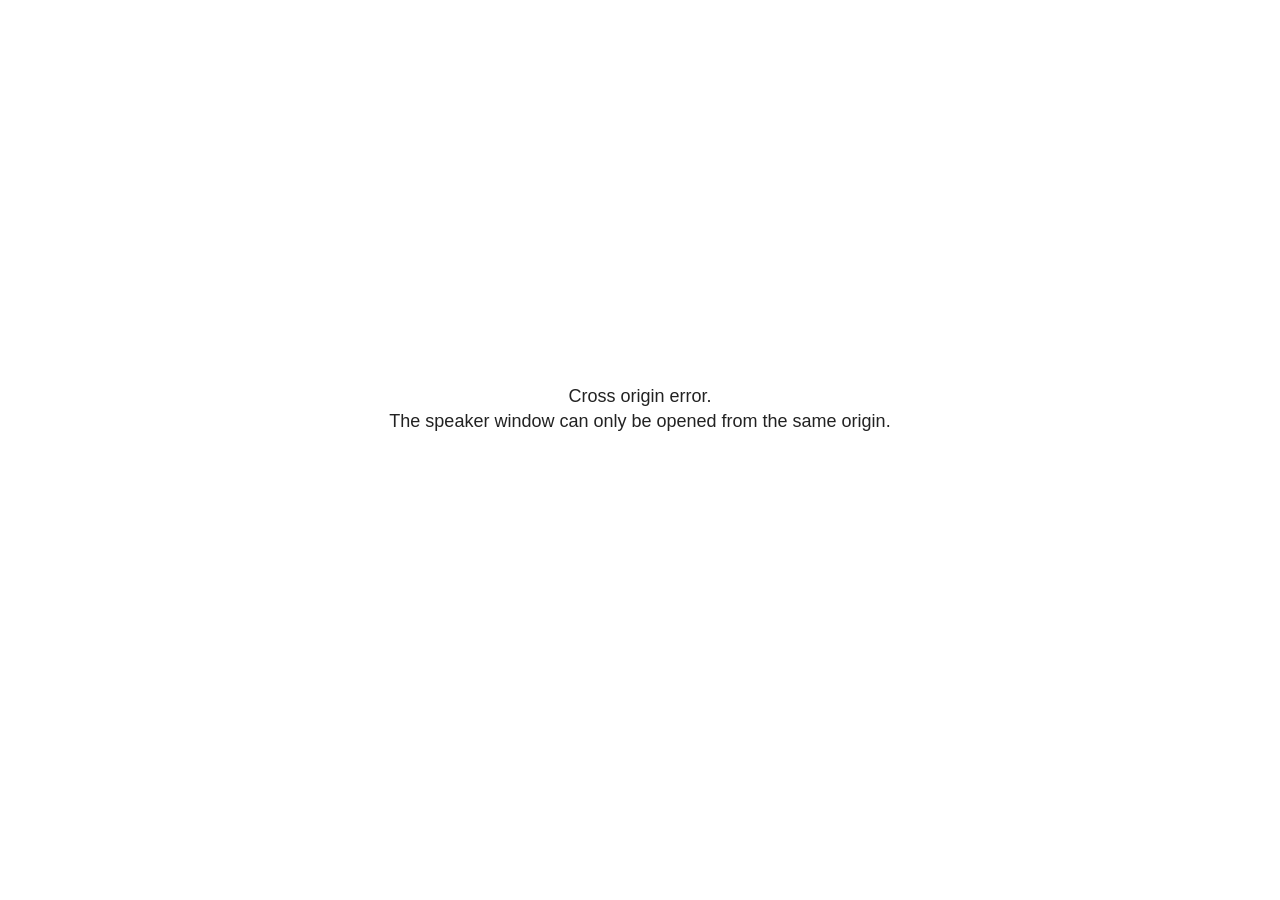
<file: docs/site_libs/revealjs/plugin/notes/speaker-view.html>
<!--
	NOTE: You need to build the notes plugin after making changes to this file.
-->
<html lang="en">
	<head>
		<meta charset="utf-8">

		<title>reveal.js - Speaker View</title>

		<style>
			body {
				font-family: Helvetica;
				font-size: 18px;
			}

			#current-slide,
			#upcoming-slide,
			#speaker-controls {
				padding: 6px;
				box-sizing: border-box;
				-moz-box-sizing: border-box;
			}

			#current-slide iframe,
			#upcoming-slide iframe {
				width: 100%;
				height: 100%;
				border: 1px solid #ddd;
			}

			#current-slide .label,
			#upcoming-slide .label {
				position: absolute;
				top: 10px;
				left: 10px;
				z-index: 2;
			}

			#connection-status {
				position: absolute;
				top: 0;
				left: 0;
				width: 100%;
				height: 100%;
				z-index: 20;
				padding: 30% 20% 20% 20%;
				font-size: 18px;
				color: #222;
				background: #fff;
				text-align: center;
				box-sizing: border-box;
				line-height: 1.4;
			}

			.overlay-element {
				height: 34px;
				line-height: 34px;
				padding: 0 10px;
				text-shadow: none;
				background: rgba( 220, 220, 220, 0.8 );
				color: #222;
				font-size: 14px;
			}

			.overlay-element.interactive:hover {
				background: rgba( 220, 220, 220, 1 );
			}

			#current-slide {
				position: absolute;
				width: 60%;
				height: 100%;
				top: 0;
				left: 0;
				padding-right: 0;
			}

			#upcoming-slide {
				position: absolute;
				width: 40%;
				height: 40%;
				right: 0;
				top: 0;
			}

			/* Speaker controls */
			#speaker-controls {
				position: absolute;
				top: 40%;
				right: 0;
				width: 40%;
				height: 60%;
				overflow: auto;
				font-size: 18px;
			}

				.speaker-controls-time.hidden,
				.speaker-controls-notes.hidden {
					display: none;
				}

				.speaker-controls-time .label,
				.speaker-controls-pace .label,
				.speaker-controls-notes .label {
					text-transform: uppercase;
					font-weight: normal;
					font-size: 0.66em;
					color: #666;
					margin: 0;
				}

				.speaker-controls-time, .speaker-controls-pace {
					border-bottom: 1px solid rgba( 200, 200, 200, 0.5 );
					margin-bottom: 10px;
					padding: 10px 16px;
					padding-bottom: 20px;
					cursor: pointer;
				}

				.speaker-controls-time .reset-button {
					opacity: 0;
					float: right;
					color: #666;
					text-decoration: none;
				}
				.speaker-controls-time:hover .reset-button {
					opacity: 1;
				}

				.speaker-controls-time .timer,
				.speaker-controls-time .clock {
					width: 50%;
				}

				.speaker-controls-time .timer,
				.speaker-controls-time .clock,
				.speaker-controls-time .pacing .hours-value,
				.speaker-controls-time .pacing .minutes-value,
				.speaker-controls-time .pacing .seconds-value {
					font-size: 1.9em;
				}

				.speaker-controls-time .timer {
					float: left;
				}

				.speaker-controls-time .clock {
					float: right;
					text-align: right;
				}

				.speaker-controls-time span.mute {
					opacity: 0.3;
				}

				.speaker-controls-time .pacing-title {
					margin-top: 5px;
				}

				.speaker-controls-time .pacing.ahead {
					color: blue;
				}

				.speaker-controls-time .pacing.on-track {
					color: green;
				}

				.speaker-controls-time .pacing.behind {
					color: red;
				}

				.speaker-controls-notes {
					padding: 10px 16px;
				}

				.speaker-controls-notes .value {
					margin-top: 5px;
					line-height: 1.4;
					font-size: 1.2em;
				}

			/* Layout selector */
			#speaker-layout {
				position: absolute;
				top: 10px;
				right: 10px;
				color: #222;
				z-index: 10;
			}
				#speaker-layout select {
					position: absolute;
					width: 100%;
					height: 100%;
					top: 0;
					left: 0;
					border: 0;
					box-shadow: 0;
					cursor: pointer;
					opacity: 0;

					font-size: 1em;
					background-color: transparent;

					-moz-appearance: none;
					-webkit-appearance: none;
					-webkit-tap-highlight-color: rgba(0, 0, 0, 0);
				}

				#speaker-layout select:focus {
					outline: none;
					box-shadow: none;
				}

			.clear {
				clear: both;
			}

			/* Speaker layout: Wide */
			body[data-speaker-layout="wide"] #current-slide,
			body[data-speaker-layout="wide"] #upcoming-slide {
				width: 50%;
				height: 45%;
				padding: 6px;
			}

			body[data-speaker-layout="wide"] #current-slide {
				top: 0;
				left: 0;
			}

			body[data-speaker-layout="wide"] #upcoming-slide {
				top: 0;
				left: 50%;
			}

			body[data-speaker-layout="wide"] #speaker-controls {
				top: 45%;
				left: 0;
				width: 100%;
				height: 50%;
				font-size: 1.25em;
			}

			/* Speaker layout: Tall */
			body[data-speaker-layout="tall"] #current-slide,
			body[data-speaker-layout="tall"] #upcoming-slide {
				width: 45%;
				height: 50%;
				padding: 6px;
			}

			body[data-speaker-layout="tall"] #current-slide {
				top: 0;
				left: 0;
			}

			body[data-speaker-layout="tall"] #upcoming-slide {
				top: 50%;
				left: 0;
			}

			body[data-speaker-layout="tall"] #speaker-controls {
				padding-top: 40px;
				top: 0;
				left: 45%;
				width: 55%;
				height: 100%;
				font-size: 1.25em;
			}

			/* Speaker layout: Notes only */
			body[data-speaker-layout="notes-only"] #current-slide,
			body[data-speaker-layout="notes-only"] #upcoming-slide {
				display: none;
			}

			body[data-speaker-layout="notes-only"] #speaker-controls {
				padding-top: 40px;
				top: 0;
				left: 0;
				width: 100%;
				height: 100%;
				font-size: 1.25em;
			}

			@media screen and (max-width: 1080px) {
				body[data-speaker-layout="default"] #speaker-controls {
					font-size: 16px;
				}
			}

			@media screen and (max-width: 900px) {
				body[data-speaker-layout="default"] #speaker-controls {
					font-size: 14px;
				}
			}

			@media screen and (max-width: 800px) {
				body[data-speaker-layout="default"] #speaker-controls {
					font-size: 12px;
				}
			}

		</style>
	</head>

	<body>

		<div id="connection-status">Loading speaker view...</div>

		<div id="current-slide"></div>
		<div id="upcoming-slide"><span class="overlay-element label">Upcoming</span></div>
		<div id="speaker-controls">
			<div class="speaker-controls-time">
				<h4 class="label">Time <span class="reset-button">Click to Reset</span></h4>
				<div class="clock">
					<span class="clock-value">0:00 AM</span>
				</div>
				<div class="timer">
					<span class="hours-value">00</span><span class="minutes-value">:00</span><span class="seconds-value">:00</span>
				</div>
				<div class="clear"></div>

				<h4 class="label pacing-title" style="display: none">Pacing – Time to finish current slide</h4>
				<div class="pacing" style="display: none">
					<span class="hours-value">00</span><span class="minutes-value">:00</span><span class="seconds-value">:00</span>
				</div>
			</div>

			<div class="speaker-controls-notes hidden">
				<h4 class="label">Notes</h4>
				<div class="value"></div>
			</div>
		</div>
		<div id="speaker-layout" class="overlay-element interactive">
			<span class="speaker-layout-label"></span>
			<select class="speaker-layout-dropdown"></select>
		</div>

		<script>

			(function() {

				var notes,
					notesValue,
					currentState,
					currentSlide,
					upcomingSlide,
					layoutLabel,
					layoutDropdown,
					pendingCalls = {},
					lastRevealApiCallId = 0,
					connected = false

				var connectionStatus = document.querySelector( '#connection-status' );

				var SPEAKER_LAYOUTS = {
					'default': 'Default',
					'wide': 'Wide',
					'tall': 'Tall',
					'notes-only': 'Notes only'
				};

				setupLayout();

				let openerOrigin;

				try {
					openerOrigin = window.opener.location.origin;
				}
				catch ( error ) { console.warn( error ) }

				// In order to prevent XSS, the speaker view will only run if its
				// opener has the same origin as itself
				if( window.location.origin !== openerOrigin ) {
					connectionStatus.innerHTML = 'Cross origin error.<br>The speaker window can only be opened from the same origin.';
					return;
				}

				var connectionTimeout = setTimeout( function() {
					connectionStatus.innerHTML = 'Error connecting to main window.<br>Please try closing and reopening the speaker view.';
				}, 5000 );

				window.addEventListener( 'message', function( event ) {

					// Validate the origin of all messages to avoid parsing messages
					// that aren't meant for us. Ignore when running off file:// so
					// that the speaker view continues to work without a web server.
					if( window.location.origin !== event.origin && window.location.origin !== 'file://' ) {
						return
					}

					clearTimeout( connectionTimeout );
					connectionStatus.style.display = 'none';

					var data = JSON.parse( event.data );

					// The overview mode is only useful to the reveal.js instance
					// where navigation occurs so we don't sync it
					if( data.state ) delete data.state.overview;

					// Messages sent by the notes plugin inside of the main window
					if( data && data.namespace === 'reveal-notes' ) {
						if( data.type === 'connect' ) {
							handleConnectMessage( data );
						}
						else if( data.type === 'state' ) {
							handleStateMessage( data );
						}
						else if( data.type === 'return' ) {
							pendingCalls[data.callId](data.result);
							delete pendingCalls[data.callId];
						}
					}
					// Messages sent by the reveal.js inside of the current slide preview
					else if( data && data.namespace === 'reveal' ) {
						if( /ready/.test( data.eventName ) ) {
							// Send a message back to notify that the handshake is complete
							window.opener.postMessage( JSON.stringify({ namespace: 'reveal-notes', type: 'connected'} ), '*' );
						}
						else if( /slidechanged|fragmentshown|fragmenthidden|paused|resumed/.test( data.eventName ) && currentState !== JSON.stringify( data.state ) ) {

							dispatchStateToMainWindow( data.state );

						}
					}

				} );

				/**
				 * Updates the presentation in the main window to match the state
				 * of the presentation in the notes window.
				 */
				const dispatchStateToMainWindow = debounce(( state ) => {
					window.opener.postMessage( JSON.stringify({ method: 'setState', args: [ state ]} ), '*' );
				}, 500);

				/**
				 * Asynchronously calls the Reveal.js API of the main frame.
				 */
				function callRevealApi( methodName, methodArguments, callback ) {

					var callId = ++lastRevealApiCallId;
					pendingCalls[callId] = callback;
					window.opener.postMessage( JSON.stringify( {
						namespace: 'reveal-notes',
						type: 'call',
						callId: callId,
						methodName: methodName,
						arguments: methodArguments
					} ), '*' );

				}

				/**
				 * Called when the main window is trying to establish a
				 * connection.
				 */
				function handleConnectMessage( data ) {

					if( connected === false ) {
						connected = true;

						setupIframes( data );
						setupKeyboard();
						setupNotes();
						setupTimer();
						setupHeartbeat();
					}

				}

				/**
				 * Called when the main window sends an updated state.
				 */
				function handleStateMessage( data ) {

					// Store the most recently set state to avoid circular loops
					// applying the same state
					currentState = JSON.stringify( data.state );

					// No need for updating the notes in case of fragment changes
					if ( data.notes ) {
						notes.classList.remove( 'hidden' );
						notesValue.style.whiteSpace = data.whitespace;
						if( data.markdown ) {
							notesValue.innerHTML = marked( data.notes );
						}
						else {
							notesValue.innerHTML = data.notes;
						}
					}
					else {
						notes.classList.add( 'hidden' );
					}

					// Update the note slides
					currentSlide.contentWindow.postMessage( JSON.stringify({ method: 'setState', args: [ data.state ] }), '*' );
					upcomingSlide.contentWindow.postMessage( JSON.stringify({ method: 'setState', args: [ data.state ] }), '*' );
					upcomingSlide.contentWindow.postMessage( JSON.stringify({ method: 'next' }), '*' );

				}

				// Limit to max one state update per X ms
				handleStateMessage = debounce( handleStateMessage, 200 );

				/**
				 * Forward keyboard events to the current slide window.
				 * This enables keyboard events to work even if focus
				 * isn't set on the current slide iframe.
				 *
				 * Block F5 default handling, it reloads and disconnects
				 * the speaker notes window.
				 */
				function setupKeyboard() {

					document.addEventListener( 'keydown', function( event ) {
						if( event.keyCode === 116 || ( event.metaKey && event.keyCode === 82 ) ) {
							event.preventDefault();
							return false;
						}
						currentSlide.contentWindow.postMessage( JSON.stringify({ method: 'triggerKey', args: [ event.keyCode ] }), '*' );
					} );

				}

				/**
				 * Creates the preview iframes.
				 */
				function setupIframes( data ) {

					var params = [
						'receiver',
						'progress=false',
						'history=false',
						'transition=none',
						'autoSlide=0',
						'backgroundTransition=none'
					].join( '&' );

					var urlSeparator = /\?/.test(data.url) ? '&' : '?';
					var hash = '#/' + data.state.indexh + '/' + data.state.indexv;
					var currentURL = data.url + urlSeparator + params + '&scrollActivationWidth=false&postMessageEvents=true' + hash;
					var upcomingURL = data.url + urlSeparator + params + '&scrollActivationWidth=false&controls=false' + hash;

					currentSlide = document.createElement( 'iframe' );
					currentSlide.setAttribute( 'width', 1280 );
					currentSlide.setAttribute( 'height', 1024 );
					currentSlide.setAttribute( 'src', currentURL );
					document.querySelector( '#current-slide' ).appendChild( currentSlide );

					upcomingSlide = document.createElement( 'iframe' );
					upcomingSlide.setAttribute( 'width', 640 );
					upcomingSlide.setAttribute( 'height', 512 );
					upcomingSlide.setAttribute( 'src', upcomingURL );
					document.querySelector( '#upcoming-slide' ).appendChild( upcomingSlide );

				}

				/**
				 * Setup the notes UI.
				 */
				function setupNotes() {

					notes = document.querySelector( '.speaker-controls-notes' );
					notesValue = document.querySelector( '.speaker-controls-notes .value' );

				}

				/**
				 * We send out a heartbeat at all times to ensure we can
				 * reconnect with the main presentation window after reloads.
				 */
				function setupHeartbeat() {

					setInterval( () => {
						window.opener.postMessage( JSON.stringify({ namespace: 'reveal-notes', type: 'heartbeat'} ), '*' );
					}, 1000 );

				}

				function getTimings( callback ) {

					callRevealApi( 'getSlidesAttributes', [], function ( slideAttributes ) {
						callRevealApi( 'getConfig', [], function ( config ) {
							var totalTime = config.totalTime;
							var minTimePerSlide = config.minimumTimePerSlide || 0;
							var defaultTiming = config.defaultTiming;
							if ((defaultTiming == null) && (totalTime == null)) {
								callback(null);
								return;
							}
							// Setting totalTime overrides defaultTiming
							if (totalTime) {
								defaultTiming = 0;
							}
							var timings = [];
							for ( var i in slideAttributes ) {
								var slide = slideAttributes[ i ];
								var timing = defaultTiming;
								if( slide.hasOwnProperty( 'data-timing' )) {
									var t = slide[ 'data-timing' ];
									timing = parseInt(t);
									if( isNaN(timing) ) {
										console.warn("Could not parse timing '" + t + "' of slide " + i + "; using default of " + defaultTiming);
										timing = defaultTiming;
									}
								}
								timings.push(timing);
							}
							if ( totalTime ) {
								// After we've allocated time to individual slides, we summarize it and
								// subtract it from the total time
								var remainingTime = totalTime - timings.reduce( function(a, b) { return a + b; }, 0 );
								// The remaining time is divided by the number of slides that have 0 seconds
								// allocated at the moment, giving the average time-per-slide on the remaining slides
								var remainingSlides = (timings.filter( function(x) { return x == 0 }) ).length
								var timePerSlide = Math.round( remainingTime / remainingSlides, 0 )
								// And now we replace every zero-value timing with that average
								timings = timings.map( function(x) { return (x==0 ? timePerSlide : x) } );
							}
							var slidesUnderMinimum = timings.filter( function(x) { return (x < minTimePerSlide) } ).length
							if ( slidesUnderMinimum ) {
								message = "The pacing time for " + slidesUnderMinimum + " slide(s) is under the configured minimum of " + minTimePerSlide + " seconds. Check the data-timing attribute on individual slides, or consider increasing the totalTime or minimumTimePerSlide configuration options (or removing some slides).";
								alert(message);
							}
							callback( timings );
						} );
					} );

				}

				/**
				 * Return the number of seconds allocated for presenting
				 * all slides up to and including this one.
				 */
				function getTimeAllocated( timings, callback ) {

					callRevealApi( 'getSlidePastCount', [], function ( currentSlide ) {
						var allocated = 0;
						for (var i in timings.slice(0, currentSlide + 1)) {
							allocated += timings[i];
						}
						callback( allocated );
					} );

				}

				/**
				 * Create the timer and clock and start updating them
				 * at an interval.
				 */
				function setupTimer() {

					var start = new Date(),
					timeEl = document.querySelector( '.speaker-controls-time' ),
					clockEl = timeEl.querySelector( '.clock-value' ),
					hoursEl = timeEl.querySelector( '.hours-value' ),
					minutesEl = timeEl.querySelector( '.minutes-value' ),
					secondsEl = timeEl.querySelector( '.seconds-value' ),
					pacingTitleEl = timeEl.querySelector( '.pacing-title' ),
					pacingEl = timeEl.querySelector( '.pacing' ),
					pacingHoursEl = pacingEl.querySelector( '.hours-value' ),
					pacingMinutesEl = pacingEl.querySelector( '.minutes-value' ),
					pacingSecondsEl = pacingEl.querySelector( '.seconds-value' );

					var timings = null;
					getTimings( function ( _timings ) {

						timings = _timings;
						if (_timings !== null) {
							pacingTitleEl.style.removeProperty('display');
							pacingEl.style.removeProperty('display');
						}

						// Update once directly
						_updateTimer();

						// Then update every second
						setInterval( _updateTimer, 1000 );

					} );


					function _resetTimer() {

						if (timings == null) {
							start = new Date();
							_updateTimer();
						}
						else {
							// Reset timer to beginning of current slide
							getTimeAllocated( timings, function ( slideEndTimingSeconds ) {
								var slideEndTiming = slideEndTimingSeconds * 1000;
								callRevealApi( 'getSlidePastCount', [], function ( currentSlide ) {
									var currentSlideTiming = timings[currentSlide] * 1000;
									var previousSlidesTiming = slideEndTiming - currentSlideTiming;
									var now = new Date();
									start = new Date(now.getTime() - previousSlidesTiming);
									_updateTimer();
								} );
							} );
						}

					}

					timeEl.addEventListener( 'click', function() {
						_resetTimer();
						return false;
					} );

					function _displayTime( hrEl, minEl, secEl, time) {

						var sign = Math.sign(time) == -1 ? "-" : "";
						time = Math.abs(Math.round(time / 1000));
						var seconds = time % 60;
						var minutes = Math.floor( time / 60 ) % 60 ;
						var hours = Math.floor( time / ( 60 * 60 )) ;
						hrEl.innerHTML = sign + zeroPadInteger( hours );
						if (hours == 0) {
							hrEl.classList.add( 'mute' );
						}
						else {
							hrEl.classList.remove( 'mute' );
						}
						minEl.innerHTML = ':' + zeroPadInteger( minutes );
						if (hours == 0 && minutes == 0) {
							minEl.classList.add( 'mute' );
						}
						else {
							minEl.classList.remove( 'mute' );
						}
						secEl.innerHTML = ':' + zeroPadInteger( seconds );
					}

					function _updateTimer() {

						var diff, hours, minutes, seconds,
						now = new Date();

						diff = now.getTime() - start.getTime();

						clockEl.innerHTML = now.toLocaleTimeString( 'en-US', { hour12: true, hour: '2-digit', minute:'2-digit' } );
						_displayTime( hoursEl, minutesEl, secondsEl, diff );
						if (timings !== null) {
							_updatePacing(diff);
						}

					}

					function _updatePacing(diff) {

						getTimeAllocated( timings, function ( slideEndTimingSeconds ) {
							var slideEndTiming = slideEndTimingSeconds * 1000;

							callRevealApi( 'getSlidePastCount', [], function ( currentSlide ) {
								var currentSlideTiming = timings[currentSlide] * 1000;
								var timeLeftCurrentSlide = slideEndTiming - diff;
								if (timeLeftCurrentSlide < 0) {
									pacingEl.className = 'pacing behind';
								}
								else if (timeLeftCurrentSlide < currentSlideTiming) {
									pacingEl.className = 'pacing on-track';
								}
								else {
									pacingEl.className = 'pacing ahead';
								}
								_displayTime( pacingHoursEl, pacingMinutesEl, pacingSecondsEl, timeLeftCurrentSlide );
							} );
						} );
					}

				}

				/**
				 * Sets up the speaker view layout and layout selector.
				 */
				function setupLayout() {

					layoutDropdown = document.querySelector( '.speaker-layout-dropdown' );
					layoutLabel = document.querySelector( '.speaker-layout-label' );

					// Render the list of available layouts
					for( var id in SPEAKER_LAYOUTS ) {
						var option = document.createElement( 'option' );
						option.setAttribute( 'value', id );
						option.textContent = SPEAKER_LAYOUTS[ id ];
						layoutDropdown.appendChild( option );
					}

					// Monitor the dropdown for changes
					layoutDropdown.addEventListener( 'change', function( event ) {

						setLayout( layoutDropdown.value );

					}, false );

					// Restore any currently persisted layout
					setLayout( getLayout() );

				}

				/**
				 * Sets a new speaker view layout. The layout is persisted
				 * in local storage.
				 */
				function setLayout( value ) {

					var title = SPEAKER_LAYOUTS[ value ];

					layoutLabel.innerHTML = 'Layout' + ( title ? ( ': ' + title ) : '' );
					layoutDropdown.value = value;

					document.body.setAttribute( 'data-speaker-layout', value );

					// Persist locally
					if( supportsLocalStorage() ) {
						window.localStorage.setItem( 'reveal-speaker-layout', value );
					}

				}

				/**
				 * Returns the ID of the most recently set speaker layout
				 * or our default layout if none has been set.
				 */
				function getLayout() {

					if( supportsLocalStorage() ) {
						var layout = window.localStorage.getItem( 'reveal-speaker-layout' );
						if( layout ) {
							return layout;
						}
					}

					// Default to the first record in the layouts hash
					for( var id in SPEAKER_LAYOUTS ) {
						return id;
					}

				}

				function supportsLocalStorage() {

					try {
						localStorage.setItem('test', 'test');
						localStorage.removeItem('test');
						return true;
					}
					catch( e ) {
						return false;
					}

				}

				function zeroPadInteger( num ) {

					var str = '00' + parseInt( num );
					return str.substring( str.length - 2 );

				}

				/**
				 * Limits the frequency at which a function can be called.
				 */
				function debounce( fn, ms ) {

					var lastTime = 0,
						timeout;

					return function() {

						var args = arguments;
						var context = this;

						clearTimeout( timeout );

						var timeSinceLastCall = Date.now() - lastTime;
						if( timeSinceLastCall > ms ) {
							fn.apply( context, args );
							lastTime = Date.now();
						}
						else {
							timeout = setTimeout( function() {
								fn.apply( context, args );
								lastTime = Date.now();
							}, ms - timeSinceLastCall );
						}

					}

				}

			})();

		</script>
	</body>
</html>
</file>
<file: docs/site_libs/quarto-html/tippy.css>
.tippy-box[data-animation=fade][data-state=hidden]{opacity:0}[data-tippy-root]{max-width:calc(100vw - 10px)}.tippy-box{position:relative;background-color:#333;color:#fff;border-radius:4px;font-size:14px;line-height:1.4;white-space:normal;outline:0;transition-property:transform,visibility,opacity}.tippy-box[data-placement^=top]>.tippy-arrow{bottom:0}.tippy-box[data-placement^=top]>.tippy-arrow:before{bottom:-7px;left:0;border-width:8px 8px 0;border-top-color:initial;transform-origin:center top}.tippy-box[data-placement^=bottom]>.tippy-arrow{top:0}.tippy-box[data-placement^=bottom]>.tippy-arrow:before{top:-7px;left:0;border-width:0 8px 8px;border-bottom-color:initial;transform-origin:center bottom}.tippy-box[data-placement^=left]>.tippy-arrow{right:0}.tippy-box[data-placement^=left]>.tippy-arrow:before{border-width:8px 0 8px 8px;border-left-color:initial;right:-7px;transform-origin:center left}.tippy-box[data-placement^=right]>.tippy-arrow{left:0}.tippy-box[data-placement^=right]>.tippy-arrow:before{left:-7px;border-width:8px 8px 8px 0;border-right-color:initial;transform-origin:center right}.tippy-box[data-inertia][data-state=visible]{transition-timing-function:cubic-bezier(.54,1.5,.38,1.11)}.tippy-arrow{width:16px;height:16px;color:#333}.tippy-arrow:before{content:"";position:absolute;border-color:transparent;border-style:solid}.tippy-content{position:relative;padding:5px 9px;z-index:1}
</file>
<file: docs/site_libs/quarto-html/quarto-syntax-highlighting-dark-4d9afe2b8d18ee9fa5d0d57b5ed4214d.css>
/* quarto syntax highlight colors */
:root {
  --quarto-hl-al-color: #f07178;
  --quarto-hl-an-color: #d4d0ab;
  --quarto-hl-at-color: #00e0e0;
  --quarto-hl-bn-color: #d4d0ab;
  --quarto-hl-bu-color: #abe338;
  --quarto-hl-ch-color: #abe338;
  --quarto-hl-co-color: #f8f8f2;
  --quarto-hl-cv-color: #ffd700;
  --quarto-hl-cn-color: #ffd700;
  --quarto-hl-cf-color: #ffa07a;
  --quarto-hl-dt-color: #ffa07a;
  --quarto-hl-dv-color: #d4d0ab;
  --quarto-hl-do-color: #f8f8f2;
  --quarto-hl-er-color: #f07178;
  --quarto-hl-ex-color: #00e0e0;
  --quarto-hl-fl-color: #d4d0ab;
  --quarto-hl-fu-color: #ffa07a;
  --quarto-hl-im-color: #abe338;
  --quarto-hl-in-color: #d4d0ab;
  --quarto-hl-kw-color: #ffa07a;
  --quarto-hl-op-color: #ffa07a;
  --quarto-hl-ot-color: #00e0e0;
  --quarto-hl-pp-color: #dcc6e0;
  --quarto-hl-re-color: #00e0e0;
  --quarto-hl-sc-color: #abe338;
  --quarto-hl-ss-color: #abe338;
  --quarto-hl-st-color: #abe338;
  --quarto-hl-va-color: #00e0e0;
  --quarto-hl-vs-color: #abe338;
  --quarto-hl-wa-color: #dcc6e0;
}

/* other quarto variables */
:root {
  --quarto-font-monospace: SFMono-Regular, Menlo, Monaco, Consolas, "Liberation Mono", "Courier New", monospace;
}

/* syntax highlight based on Pandoc's rules */
pre > code.sourceCode > span {
  color: #f8f8f2;
}

code.sourceCode > span {
  color: #f8f8f2;
}

div.sourceCode,
div.sourceCode pre.sourceCode {
  color: #f8f8f2;
}

/* Normal */
code span {
  color: #f8f8f2;
}

/* Alert */
code span.al {
  color: #f07178;
}

/* Annotation */
code span.an {
  color: #d4d0ab;
}

/* Attribute */
code span.at {
  color: #00e0e0;
}

/* BaseN */
code span.bn {
  color: #d4d0ab;
}

/* BuiltIn */
code span.bu {
  color: #abe338;
}

/* ControlFlow */
code span.cf {
  font-weight: bold;
  color: #ffa07a;
}

/* Char */
code span.ch {
  color: #abe338;
}

/* Constant */
code span.cn {
  color: #ffd700;
}

/* Comment */
code span.co {
  font-style: italic;
  color: #f8f8f2;
}

/* CommentVar */
code span.cv {
  color: #ffd700;
}

/* Documentation */
code span.do {
  color: #f8f8f2;
}

/* DataType */
code span.dt {
  color: #ffa07a;
}

/* DecVal */
code span.dv {
  color: #d4d0ab;
}

/* Error */
code span.er {
  color: #f07178;
  text-decoration: underline;
}

/* Extension */
code span.ex {
  font-weight: bold;
  color: #00e0e0;
}

/* Float */
code span.fl {
  color: #d4d0ab;
}

/* Function */
code span.fu {
  color: #ffa07a;
}

/* Import */
code span.im {
  color: #abe338;
}

/* Information */
code span.in {
  color: #d4d0ab;
}

/* Keyword */
code span.kw {
  font-weight: bold;
  color: #ffa07a;
}

/* Operator */
code span.op {
  color: #ffa07a;
}

/* Other */
code span.ot {
  color: #00e0e0;
}

/* Preprocessor */
code span.pp {
  color: #dcc6e0;
}

/* RegionMarker */
code span.re {
  background-color: #f8f8f2;
  color: #00e0e0;
}

/* SpecialChar */
code span.sc {
  color: #abe338;
}

/* SpecialString */
code span.ss {
  color: #abe338;
}

/* String */
code span.st {
  color: #abe338;
}

/* Variable */
code span.va {
  color: #00e0e0;
}

/* VerbatimString */
code span.vs {
  color: #abe338;
}

/* Warning */
code span.wa {
  color: #dcc6e0;
}

.prevent-inlining {
  content: "</";
}

/*# sourceMappingURL=86edf53ecdff796acf02dbceed379426.css.map */
</file>
<file: docs/styles.css>
/* css styles */
</file>
<file: docs/site_libs/quarto-contrib/kbd/kbd.css>
kbd.kbd.mac {
  /* When rendering keyboard icons on macOS, we revert the font family to the 
     system font to ensure the icons render with the same X-height as upper case letters. */
  font-family: inherit;
}
</file>
